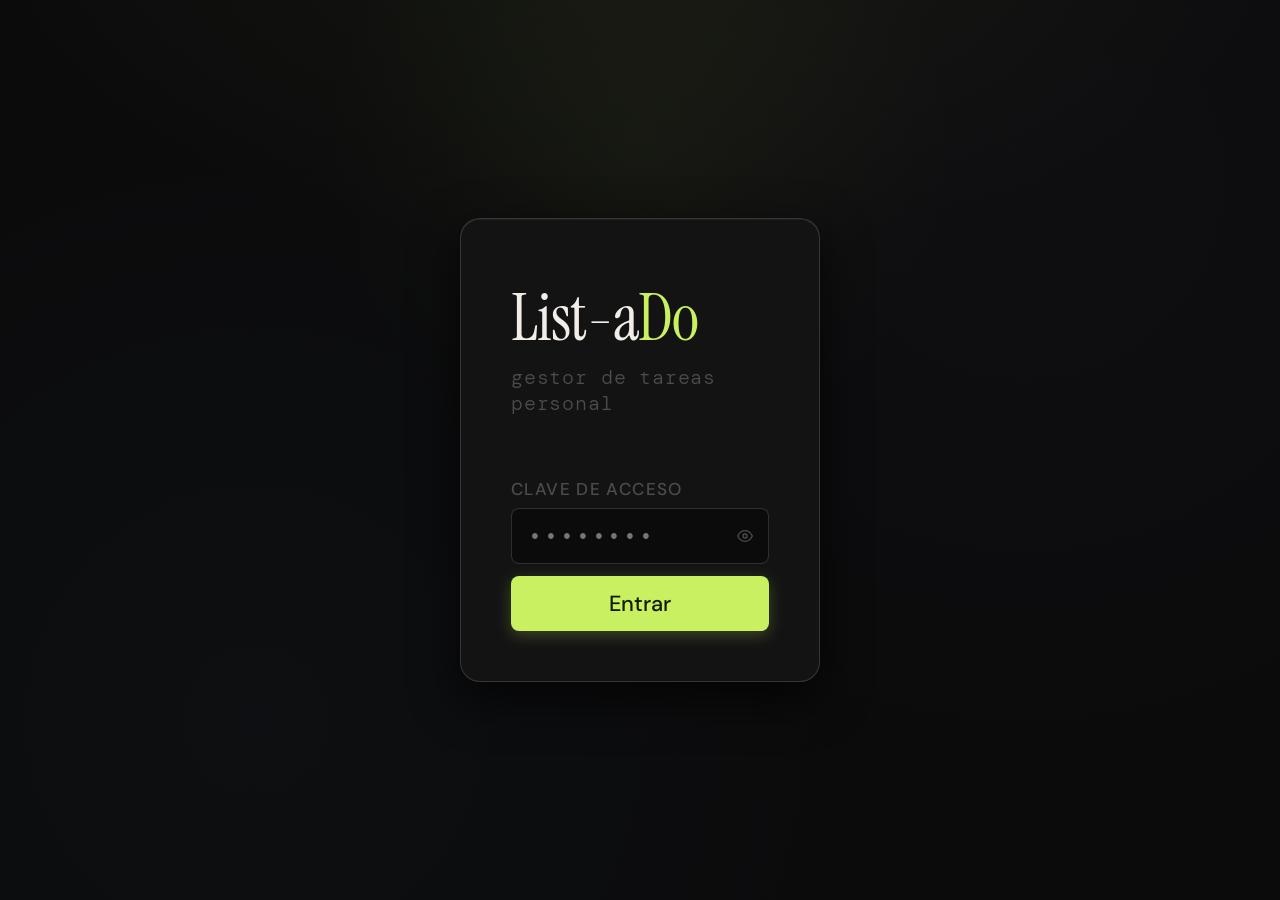
<file: index.html>
<!DOCTYPE html>
<html lang="es">
<head>
  <meta charset="UTF-8" />
  <meta name="viewport" content="width=device-width, initial-scale=1.0" />
  <title>List-aDo</title>
  <link rel="manifest" href="manifest.json" />
  <meta name="theme-color" content="#0b0b0c" />
  <meta name="mobile-web-app-capable" content="yes" />
  <meta name="apple-mobile-web-app-capable" content="yes" />
  <meta name="apple-mobile-web-app-title" content="List-aDo" />
  <meta name="apple-mobile-web-app-status-bar-style" content="black-translucent" />
  <link rel="icon" type="image/svg+xml" href="[data-uri]" />
  <link rel="apple-touch-icon" href="[data-uri]" />

  <!-- GSAP — stagger de cards (carga async, no bloquea boot) -->
  <script src="https://cdnjs.cloudflare.com/ajax/libs/gsap/3.12.5/gsap.min.js" async></script>

  <!-- Fonts -->
  <link rel="preconnect" href="https://fonts.googleapis.com" />
  <link
    href="https://fonts.googleapis.com/css2?family=Instrument+Serif:ital@0;1&family=DM+Mono:wght@400;500&family=DM+Sans:wght@300;400;500&display=swap"
    rel="stylesheet"
  />

  <!-- Estilos -->
  <link rel="stylesheet" href="styles.css" />
</head>
<body>

<!-- ─── LIQUID GLASS — SVG FILTERS ──────────────────────────────────────────── -->
<!--
  lg-refract: simula el efecto de lensing de Apple WWDC25.
  Pipeline:
    1. feTurbulence   → ruido fractal de baja frecuencia (textura orgánica de vidrio)
    2. feGaussianBlur → suaviza el mapa de ruido para distorsión fluida, no granulada
    3. feDisplacementMap → desplaza los píxeles del backdrop según el mapa suavizado

  El scale (6) produce un lensing sutil pero visible en los bordes.
  baseFrequency baja → ondas largas que se parecen a refracción real de vidrio.
  Solo funciona en Chrome/Edge (backdrop-filter: url()). Safari usa fallback blur.
-->
<svg class="lg-filter-host" xmlns="http://www.w3.org/2000/svg">
  <defs>
    <!-- Refracción base: blur + desplazamiento fractal suave para el body del indicador -->
    <filter id="lg-refract" x="-20%" y="-20%" width="140%" height="140%"
            color-interpolation-filters="sRGB">
      <feTurbulence
        type="fractalNoise"
        baseFrequency="0.012 0.016"
        numOctaves="3"
        seed="8"
        result="noise"
      />
      <feGaussianBlur in="noise" stdDeviation="3" result="smoothNoise" />
      <feDisplacementMap
        in="SourceGraphic"
        in2="smoothNoise"
        scale="6"
        xChannelSelector="R"
        yChannelSelector="G"
      />
    </filter>

    <!--
      Lupa de gota de agua — mapa de desplazamiento radial.
      Cómo funciona:
        - feFlood + feComposite generan un disco sólido con forma de la gota.
        - feGaussianBlur suaviza los bordes del disco → mapa de desplazamiento radial.
        - feDisplacementMap usa el canal R (horizontal) y G (vertical) del mapa:
            · En el centro del disco: gris 50% → sin desplazamiento (vidrio plano)
            · En los bordes del disco: gradiente → desplaza los píxeles hacia adentro
          El resultado es que el borde de la gota curva el contenido detrás,
          igual que una lente convexa o una gota de agua real sobre texto.
      scale="18": lensing visible sin ser grotesco.
      Funciona solo en Chrome/Edge (backdrop-filter: url()). Safari ve solo blur.
    -->
    <filter id="lg-water-drop" x="-25%" y="-25%" width="150%" height="150%"
            color-interpolation-filters="sRGB">
      <!-- Paso 1: disco que representa la forma de la gota -->
      <feFlood flood-color="rgb(128,128,0)" result="neutralFlood" />
      <!-- Paso 2: máscara circular suave usando alpha del SourceGraphic -->
      <feComposite in="neutralFlood" in2="SourceGraphic" operator="in" result="disc" />
      <!-- Paso 3: suavizar el borde → crea el gradiente radial de desplazamiento -->
      <feGaussianBlur in="disc" stdDeviation="8" result="softDisc" />
      <!-- Paso 4: aplicar el mapa al backdrop para curvar el contenido detrás -->
      <feDisplacementMap
        in="SourceGraphic"
        in2="softDisc"
        scale="18"
        xChannelSelector="R"
        yChannelSelector="G"
      />
    </filter>
  </defs>
</svg>

<!-- ─── LOGIN SCREEN ────────────────────────────────────────────────────────── -->
<div id="login-screen">
  <div class="login-card">
    <div class="login-logo">List-a<span>Do</span></div>
    <div class="login-sub">gestor de tareas personal</div>
    <div class="login-label">Clave de acceso</div>
    <div class="login-input-wrap">
      <input class="login-input" type="password" id="key-inp" placeholder="••••••••" autocomplete="current-password" />
      <button class="login-eye-btn" id="eye-btn" type="button" title="Mostrar/ocultar clave">
        <svg id="eye-icon" width="16" height="16" viewBox="0 0 24 24" fill="none" stroke="currentColor" stroke-width="2" stroke-linecap="round" stroke-linejoin="round">
          <path d="M1 12s4-8 11-8 11 8 11 8-4 8-11 8-11-8-11-8z"/>
          <circle cx="12" cy="12" r="3"/>
        </svg>
      </button>
    </div>
    <div class="login-error" id="login-error">Clave incorrecta. Intentá de nuevo.</div>
    <button class="login-btn" id="login-btn">Entrar</button>
  </div>
</div>

<!-- ─── APP SCREEN ───────────────────────────────────────────────────────────── -->
<div id="app-screen">
  <div class="topbar">
    <div class="topbar-logo">List-a<span>Do</span><span class="topbar-version" id="topbar-version"></span></div>
    <div class="topbar-right">
      <div class="stats-pill">
        <div class="stat-item"><span class="stat-label">Total</span><span class="stat-val" id="s-total">0</span></div>
        <div class="stat-item"><span class="stat-label">Pendientes</span><span class="stat-val" id="s-pend">0</span></div>
        <div class="stat-item soon"><span class="stat-label">Por vencer</span><span class="stat-val" id="s-soon">0</span></div>
        <div class="stat-item over"><span class="stat-label">Vencidas</span><span class="stat-val" id="s-over">0</span></div>
      </div>
      <button class="logout-btn" id="logout-btn">Salir</button>
    </div>
  </div>
  <div class="main">
    <!-- cat-bar es position:relative — indicator y preview son sus hijos absolutos.
         renderCatBar() los preserva al reescribir innerHTML. -->
    <div class="cat-bar" id="cat-bar">
      <div id="lg-refraction" aria-hidden="true"></div>
      <div id="lg-lens-layer" aria-hidden="true"></div>
      <div id="lg-indicator" aria-hidden="true">
        <div id="lg-specular"></div>
      </div>
      <div id="lg-preview" aria-hidden="true"></div>
    </div>
    <div id="view-container">
      <div class="loading-wrap">
        <div class="dot"></div>
        <div class="dot"></div>
        <div class="dot"></div>
        <span class="loading-label">Cargando tareas…</span>
      </div>
    </div>
  </div>
</div>

<!-- ─── MODAL: TASK ──────────────────────────────────────────────────────────── -->
<div class="modal-bg" id="task-modal-bg">
  <div class="modal">
    <div class="modal-inner">
    <div class="modal-title" id="task-modal-title">Nueva tarea</div>
    <div class="field">
      <label class="field-label">Título</label>
      <input type="text" id="f-title" placeholder="¿Qué tenés que hacer?" />
    </div>
    <div class="field">
      <label class="field-label">Descripción (opcional)</label>
      <textarea id="f-desc" rows="2" placeholder="Detalles..."></textarea>
    </div>
    <div class="field">
      <label class="field-label">Lista</label>
      <select id="f-category"></select>
    </div>
    <div class="field">
      <label class="field-label">Vencimiento (opcional)</label>
      <div class="date-field-row">
        <input type="text" class="date-text-inp" id="f-due" placeholder="ej: 15/06/2026" maxlength="10" autocomplete="off" inputmode="numeric" />
        <button type="button" class="cal-toggle-btn" id="cal-toggle-btn" title="Abrir calendario"><svg width="15" height="15" viewBox="0 0 15 15" fill="none" xmlns="http://www.w3.org/2000/svg" style="display:block"><rect x="1" y="2.5" width="13" height="11" rx="2" stroke="currentColor" stroke-width="1.2" fill="none"/><line x1="1" y1="6" x2="14" y2="6" stroke="currentColor" stroke-width="1.2"/><line x1="4.5" y1="1" x2="4.5" y2="4" stroke="currentColor" stroke-width="1.3" stroke-linecap="round"/><line x1="10.5" y1="1" x2="10.5" y2="4" stroke="currentColor" stroke-width="1.3" stroke-linecap="round"/><circle cx="5" cy="9.5" r="0.9" fill="currentColor"/><circle cx="7.5" cy="9.5" r="0.9" fill="currentColor"/><circle cx="10" cy="9.5" r="0.9" fill="currentColor"/></svg></button>
      </div>
      <div class="date-hint" id="due-hint"></div>
      <div id="cal-popup-wrap"></div>
    </div>
    <div class="field">
      <label class="field-label">Agendar en el calendario (opcional)</label>
      <div class="sched-modal-row">
        <input type="date" id="f-sched-date" class="sched-date-inp" />
        <input type="time" id="f-sched-start" class="sched-time-inp" />
      </div>
      <div class="sched-duration-row">
        <div class="sched-duration-presets" id="sched-duration-presets">
          <button type="button" class="sched-preset-btn" data-sched-preset="30">Corta · 30 min</button>
          <button type="button" class="sched-preset-btn" data-sched-preset="60">Media · 1 h</button>
          <button type="button" class="sched-preset-btn" data-sched-preset="120">Larga · 2 h</button>
        </div>
        <div class="sched-duration-custom">
          <span class="sched-time-sep">hasta</span>
          <input type="time" id="f-sched-end" class="sched-time-inp" title="Para una tarea con duración fuera de lo común, poné la hora de fin a mano" />
        </div>
      </div>
      <div class="date-hint" id="sched-hint"></div>
    </div>
    <div class="modal-actions">
      <button class="btn-cancel" id="task-cancel-btn">Cancelar</button>
      <button class="btn-save" id="task-save-btn">Guardar</button>
    </div>
    </div>
  </div>
</div>

<!-- ─── MODAL: NUEVA LISTA ───────────────────────────────────────────────────── -->
<div class="modal-bg" id="cat-modal-bg">
  <div class="modal" style="max-width:360px">
    <div class="modal-inner">
    <div class="modal-title">Nueva lista</div>
    <div class="field">
      <label class="field-label">Nombre</label>
      <input type="text" id="cat-name-inp" placeholder="Ej: Proyectos, Compras..." />
    </div>
    <div class="modal-actions">
      <button class="btn-cancel" id="cat-cancel-btn">Cancelar</button>
      <button class="btn-save" id="cat-save-btn">Crear lista</button>
    </div>
    </div>
  </div>
</div>

<!-- ─── MODAL: RENOMBRAR LISTA ───────────────────────────────────────────────── -->
<div class="modal-bg" id="rename-cat-modal-bg">
  <div class="modal" style="max-width:360px">
    <div class="modal-inner">
    <div class="modal-title">Renombrar lista</div>
    <div class="field">
      <label class="field-label">Nuevo nombre</label>
      <input type="text" id="rename-cat-inp" placeholder="Nombre de la lista..." />
    </div>
    <div class="modal-actions">
      <button class="btn-cancel" id="rename-cat-cancel-btn">Cancelar</button>
      <button class="btn-save" id="rename-cat-save-btn">Guardar</button>
    </div>
    </div>
  </div>
</div>

<!-- ─── TOAST ────────────────────────────────────────────────────────────────── -->
<div class="toast" id="toast"></div>

<!-- ─── APP ENTRY POINT ──────────────────────────────────────────────────────── -->
<script type="module" src="app.js"></script>

</body>
</html>
</file>
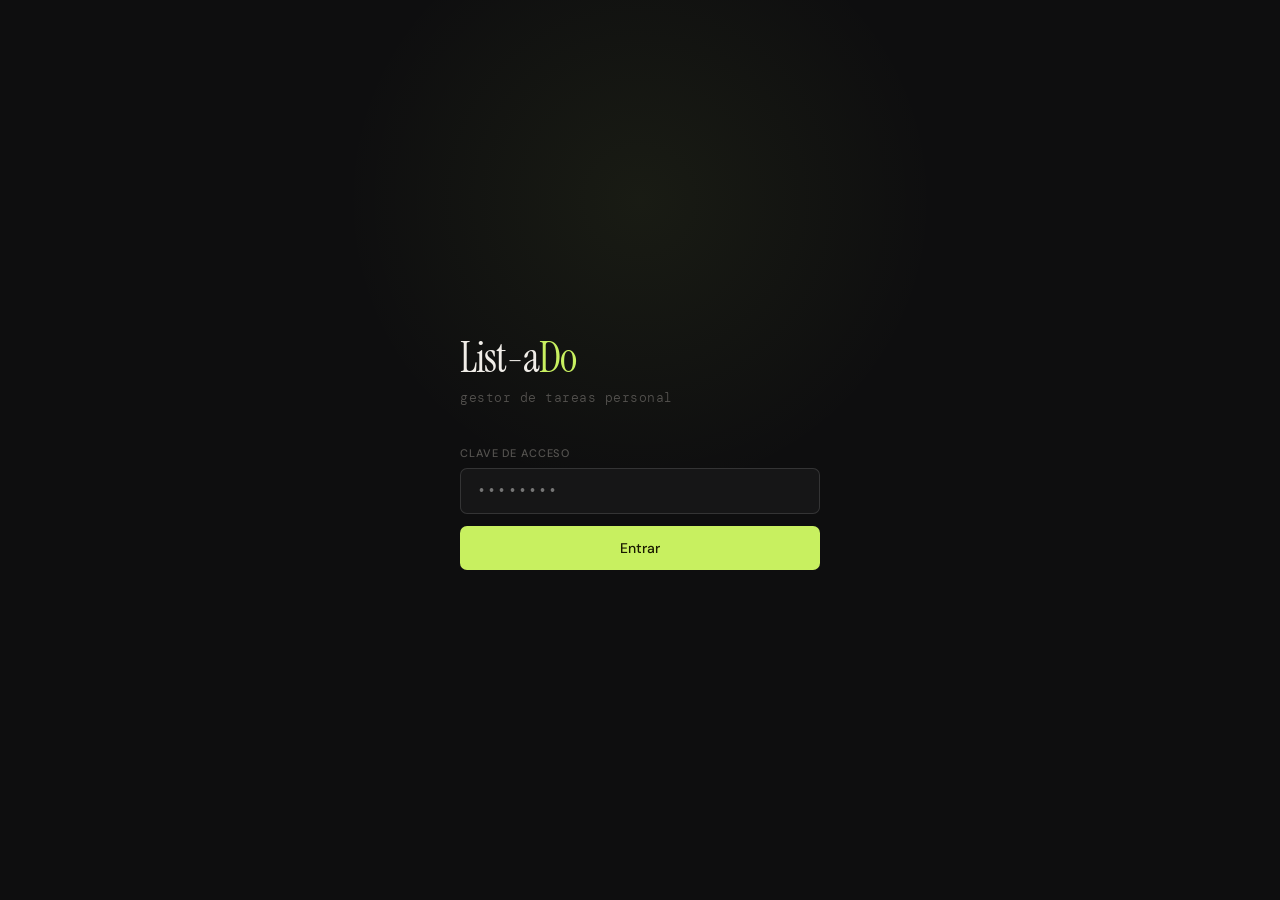
<file: 1-List-aDo.html>
<!DOCTYPE html>
<html lang="es">
<head>
<meta charset="UTF-8" />
<meta name="viewport" content="width=device-width, initial-scale=1.0" />
<title>List-aDo</title>
<link rel="preconnect" href="https://fonts.googleapis.com" />
<link href="https://fonts.googleapis.com/css2?family=Instrument+Serif:ital@0;1&family=DM+Mono:wght@400;500&family=DM+Sans:wght@300;400;500&display=swap" rel="stylesheet" />
<style>
:root {
  --bg: #0e0e0f;
  --surface: #161617;
  --surface2: #1e1e20;
  --border: rgba(255,255,255,0.07);
  --border2: rgba(255,255,255,0.13);
  --text: #f0ede8;
  --text2: #8a8784;
  --text3: #555350;
  --accent: #c8f060;
  --accent-dim: rgba(200,240,96,0.12);
  --accent-text: #1a1a00;
  --red: #ff5f5f;
  --red-dim: rgba(255,95,95,0.1);
  --radius: 12px;
  --radius-sm: 7px;
}
*,*::before,*::after{box-sizing:border-box;margin:0;padding:0}
html{font-size:16px;-webkit-font-smoothing:antialiased}
body{background:var(--bg);color:var(--text);font-family:'DM Sans',sans-serif;font-weight:300;min-height:100vh}

#login-screen{min-height:100vh;display:flex;align-items:center;justify-content:center;padding:2rem;position:relative;overflow:hidden}
#login-screen::before{content:'';position:absolute;width:600px;height:600px;background:radial-gradient(circle,rgba(200,240,96,0.06) 0%,transparent 70%);top:-100px;left:50%;transform:translateX(-50%);pointer-events:none}
.login-card{width:100%;max-width:360px;animation:fadeUp .5s ease both}
.login-logo{font-family:'Instrument Serif',serif;font-size:42px;color:var(--text);margin-bottom:4px;letter-spacing:-1px}
.login-logo span{color:var(--accent)}
.login-sub{font-size:13px;color:var(--text3);margin-bottom:2.5rem;font-family:'DM Mono',monospace;letter-spacing:.04em}
.login-label{font-size:11px;color:var(--text3);text-transform:uppercase;letter-spacing:.08em;margin-bottom:8px;font-weight:500}
.login-input{width:100%;background:var(--surface);border:1px solid var(--border2);border-radius:var(--radius-sm);padding:12px 16px;font-size:15px;color:var(--text);font-family:'DM Mono',monospace;letter-spacing:.08em;outline:none;transition:border-color .15s;margin-bottom:12px}
.login-input:focus{border-color:var(--accent)}
.login-btn{width:100%;background:var(--accent);color:var(--accent-text);border:none;border-radius:var(--radius-sm);padding:13px;font-size:14px;font-weight:500;font-family:'DM Sans',sans-serif;cursor:pointer;transition:opacity .15s,transform .1s}
.login-btn:hover{opacity:.88}
.login-btn:active{transform:scale(.98)}
.login-error{font-size:12px;color:var(--red);margin-top:8px;font-family:'DM Mono',monospace;display:none}
.login-error.show{display:block}

#app-screen{display:none;min-height:100vh}
#app-screen.visible{display:block;animation:fadeUp .4s ease both}

.topbar{display:flex;align-items:center;justify-content:space-between;padding:1.25rem 1.5rem;border-bottom:1px solid var(--border);position:sticky;top:0;background:rgba(14,14,15,.93);backdrop-filter:blur(12px);z-index:10}
.topbar-logo{font-family:'Instrument Serif',serif;font-size:22px;letter-spacing:-.5px;color:var(--text)}
.topbar-logo span{color:var(--accent)}
.topbar-right{display:flex;align-items:center;gap:10px}
.stats-pill{display:flex;gap:1px;background:var(--border);border-radius:20px;overflow:hidden;font-family:'DM Mono',monospace;font-size:11px}
.stat-item{padding:5px 11px;background:var(--surface);color:var(--text2);white-space:nowrap}
.stat-item span{color:var(--text);font-weight:500}
.stat-item.over span{color:var(--red)}
.logout-btn{background:transparent;border:1px solid var(--border2);border-radius:var(--radius-sm);padding:5px 12px;color:var(--text3);font-size:12px;cursor:pointer;font-family:'DM Sans',sans-serif;transition:all .12s}
.logout-btn:hover{color:var(--text2)}

.main{padding:1.5rem;max-width:760px;margin:0 auto}

.cat-bar{display:flex;gap:6px;margin-bottom:1.5rem;flex-wrap:wrap;align-items:center}
.cat-btn{background:transparent;border:1px solid var(--border);border-radius:20px;padding:6px 14px;font-size:12px;color:var(--text3);cursor:pointer;font-family:'DM Sans',sans-serif;transition:all .12s;white-space:nowrap;display:flex;align-items:center;gap:5px}
.cat-btn:hover{border-color:var(--border2);color:var(--text2)}
.cat-btn.active{background:var(--accent);color:var(--accent-text);border-color:var(--accent);font-weight:500}
.cat-count{font-size:10px;opacity:.7}
.new-cat-btn{background:transparent;border:1px dashed var(--border2);border-radius:20px;padding:6px 14px;font-size:12px;color:var(--text3);cursor:pointer;font-family:'DM Sans',sans-serif;transition:all .12s}
.new-cat-btn:hover{border-color:var(--border2);color:var(--text2)}

.view-header{display:flex;align-items:center;justify-content:space-between;margin-bottom:1rem;gap:12px;flex-wrap:wrap}
.view-title{font-family:'Instrument Serif',serif;font-size:26px;letter-spacing:-.3px;color:var(--text)}
.view-title.today-title{color:var(--accent)}
.view-actions{display:flex;gap:8px;align-items:center}
.search-wrap{position:relative}
.search-inp{background:var(--surface);border:1px solid var(--border);border-radius:20px;padding:6px 14px 6px 32px;font-size:12px;color:var(--text);font-family:'DM Sans',sans-serif;outline:none;transition:border-color .12s;width:180px}
.search-inp:focus{border-color:var(--border2)}
.search-icon{position:absolute;left:11px;top:50%;transform:translateY(-50%);color:var(--text3);font-size:13px;pointer-events:none}
.new-task-btn{background:var(--accent);color:var(--accent-text);border:none;border-radius:var(--radius-sm);padding:8px 16px;font-size:13px;font-weight:500;font-family:'DM Sans',sans-serif;cursor:pointer;transition:opacity .15s,transform .1s;white-space:nowrap}
.new-task-btn:hover{opacity:.85}
.new-task-btn:active{transform:scale(.97)}

.tasks-list{display:flex;flex-direction:column;gap:6px;min-height:60px}

.task-card{background:var(--surface);border:1px solid var(--border);border-radius:var(--radius);padding:14px 16px;display:flex;gap:12px;align-items:flex-start;position:relative;user-select:none;transition:border-color .15s,opacity .25s}
.task-card:hover{border-color:var(--border2)}
.task-card.done-card{opacity:.42}
.task-card.done-card .task-title{text-decoration:line-through;color:var(--text3)}
.task-card.dragging{opacity:.35;border-color:var(--accent)}
.task-card.drag-over{border-top:2px solid var(--accent)}
.task-card[data-overdue="true"]{border-left:2px solid var(--red)}

.task-card.anim-in{animation:taskIn .28s cubic-bezier(.25,.8,.25,1) both}
.task-card.anim-out{animation:taskOut .22s ease both;pointer-events:none;overflow:hidden}
.task-card.anim-complete{animation:taskComplete .4s cubic-bezier(.25,.8,.25,1) both}
.task-card.anim-uncomplete{animation:taskUncomplete .3s cubic-bezier(.25,.8,.25,1) both}

.drag-handle{cursor:grab;color:var(--text3);font-size:15px;flex-shrink:0;margin-top:1px;line-height:1;transition:color .1s;padding:1px 2px}
.drag-handle:hover{color:var(--text2)}
.drag-handle:active{cursor:grabbing}

.check-wrap{flex-shrink:0;margin-top:1px}
.check-btn{width:18px;height:18px;border-radius:50%;border:1.5px solid var(--border2);background:transparent;cursor:pointer;display:flex;align-items:center;justify-content:center;transition:all .15s;padding:0}
.check-btn:hover{border-color:var(--accent)}
.check-btn.checked{background:var(--accent);border-color:var(--accent)}
.check-btn.checked svg{opacity:1}
.check-btn svg{width:9px;height:9px;opacity:0;transition:opacity .12s}
.check-btn svg path{stroke:var(--accent-text)}

.task-body{flex:1;min-width:0}
.task-title{font-size:14px;font-weight:400;color:var(--text);margin-bottom:3px;word-break:break-word;line-height:1.4}
.task-desc{font-size:12px;color:var(--text2);margin-bottom:6px;line-height:1.5}
.task-meta{display:flex;flex-wrap:wrap;gap:5px;align-items:center}
.task-cat-badge{border-radius:20px;padding:2px 9px;font-size:11px;font-family:'DM Mono',monospace;background:var(--surface2);color:var(--text3);border:1px solid var(--border)}
.date-chip{font-size:11px;font-family:'DM Mono',monospace;color:var(--text3)}
.date-chip.overdue{color:var(--red)}

.task-actions{display:flex;gap:4px;opacity:0;transition:opacity .12s;flex-shrink:0}
.task-card:hover .task-actions{opacity:1}
.icon-btn{background:transparent;border:none;border-radius:var(--radius-sm);padding:5px 7px;color:var(--text3);cursor:pointer;font-size:13px;transition:background .1s,color .1s;line-height:1}
.icon-btn:hover{background:var(--surface2);color:var(--text2)}
.icon-btn.del:hover{color:var(--red)}
.icon-btn.add-today:hover{color:var(--accent)}
.icon-btn.rm-today:hover{color:var(--red)}
.overdue-lock{padding:5px 7px;font-size:10px;color:var(--red);font-family:'DM Mono',monospace;opacity:.7}

.del-confirm{background:var(--red-dim);border:1px solid rgba(255,95,95,.2);border-radius:var(--radius-sm);padding:10px 14px;font-size:12px;color:var(--red);display:flex;justify-content:space-between;align-items:center;width:100%;gap:12px}
.del-confirm span{flex:1;line-height:1.4}
.del-actions-row{display:flex;gap:6px;flex-shrink:0}
.del-yes{background:var(--red);color:#fff;border:none;border-radius:var(--radius-sm);padding:5px 12px;font-size:12px;cursor:pointer;font-family:'DM Sans',sans-serif;font-weight:500}
.del-no{background:transparent;border:1px solid rgba(255,95,95,.3);border-radius:var(--radius-sm);padding:5px 10px;font-size:12px;cursor:pointer;color:var(--red);font-family:'DM Sans',sans-serif}

.del-cat-zone{margin-top:2.5rem;padding-top:1.25rem;border-top:1px solid var(--border)}
.del-cat-btn{background:transparent;border:1px solid rgba(255,95,95,.2);border-radius:var(--radius-sm);padding:7px 14px;font-size:12px;color:var(--red);cursor:pointer;font-family:'DM Sans',sans-serif;transition:all .12s}
.del-cat-btn:hover:not(:disabled){background:var(--red-dim)}
.del-cat-btn:disabled{opacity:.3;cursor:not-allowed}
.del-cat-note{font-size:11px;color:var(--text3);margin-top:6px;font-family:'DM Mono',monospace}

.empty{text-align:center;padding:3.5rem 1rem;color:var(--text3)}
.empty-icon{font-family:'Instrument Serif',serif;font-size:40px;color:var(--border2);margin-bottom:10px;font-style:italic}
.empty p{font-size:13px;line-height:1.7}

.modal-bg{position:fixed;inset:0;background:rgba(0,0,0,.6);backdrop-filter:blur(4px);display:flex;align-items:center;justify-content:center;z-index:100;opacity:0;pointer-events:none;transition:opacity .2s;padding:1rem}
.modal-bg.open{opacity:1;pointer-events:all}
.modal{background:var(--surface);border:1px solid var(--border2);border-radius:var(--radius);padding:1.75rem;width:100%;max-width:460px;max-height:90vh;overflow-y:auto;transform:translateY(16px) scale(.97);transition:transform .22s cubic-bezier(.25,.8,.25,1)}
.modal-bg.open .modal{transform:translateY(0) scale(1)}
.modal-title{font-family:'Instrument Serif',serif;font-size:22px;margin-bottom:1.5rem;color:var(--text);letter-spacing:-.3px}
.field{margin-bottom:1.1rem}
.field-label{display:block;font-size:10px;color:var(--text3);text-transform:uppercase;letter-spacing:.1em;font-weight:500;margin-bottom:6px}
.field input,.field textarea,.field select{width:100%;background:var(--bg);border:1px solid var(--border2);border-radius:var(--radius-sm);padding:10px 12px;font-size:14px;color:var(--text);font-family:'DM Sans',sans-serif;font-weight:300;outline:none;transition:border-color .12s;resize:vertical}
.field input:focus,.field textarea:focus,.field select:focus{border-color:rgba(200,240,96,.5)}
.field input[type="date"]{color-scheme:dark}
.field select option{background:var(--surface)}
.modal-actions{display:flex;gap:8px;justify-content:flex-end;margin-top:1.5rem}
.btn-cancel{background:transparent;border:1px solid var(--border2);border-radius:var(--radius-sm);padding:9px 18px;font-size:13px;color:var(--text3);cursor:pointer;font-family:'DM Sans',sans-serif;transition:all .12s}
.btn-cancel:hover{color:var(--text2)}
.btn-save{background:var(--accent);color:var(--accent-text);border:none;border-radius:var(--radius-sm);padding:9px 22px;font-size:13px;font-weight:500;font-family:'DM Sans',sans-serif;cursor:pointer;transition:opacity .15s}
.btn-save:hover{opacity:.85}

.loading-wrap{display:flex;align-items:center;justify-content:center;padding:3rem;gap:8px;color:var(--text3);font-size:13px;font-family:'DM Mono',monospace}
.dot{width:5px;height:5px;border-radius:50%;background:var(--accent);animation:pulse 1.2s ease-in-out infinite}
.dot:nth-child(2){animation-delay:.2s}
.dot:nth-child(3){animation-delay:.4s}

.toast{position:fixed;bottom:1.5rem;left:50%;transform:translateX(-50%) translateY(16px);background:var(--surface2);border:1px solid var(--border2);color:var(--text);padding:10px 20px;border-radius:20px;font-size:13px;font-family:'DM Mono',monospace;opacity:0;transition:all .25s;z-index:200;pointer-events:none;white-space:nowrap}
.toast.show{opacity:1;transform:translateX(-50%) translateY(0)}

@keyframes fadeUp{from{opacity:0;transform:translateY(14px)}to{opacity:1;transform:translateY(0)}}
@keyframes pulse{0%,100%{opacity:.2;transform:scale(.8)}50%{opacity:1;transform:scale(1.2)}}
@keyframes taskIn{from{opacity:0;transform:translateY(8px) scale(.98)}to{opacity:1;transform:translateY(0) scale(1)}}
@keyframes taskOut{0%{opacity:1;max-height:120px;padding-top:14px;padding-bottom:14px;margin-bottom:6px}100%{opacity:0;max-height:0;padding-top:0;padding-bottom:0;margin-bottom:0;transform:translateX(8px)}}
@keyframes taskComplete{0%{transform:scale(1)}25%{transform:scale(1.025)}65%{transform:scale(.99)}100%{transform:scale(1)}}
@keyframes taskUncomplete{0%{transform:scale(.98);opacity:.42}50%{transform:scale(1.015)}100%{transform:scale(1);opacity:1}}
@keyframes confettiPop{0%{transform:translate(0,0) rotate(0deg);opacity:1}100%{transform:translate(var(--tx),var(--ty)) rotate(var(--r));opacity:0}}

@media(max-width:520px){
  .stats-pill{display:none}
  .topbar,.main{padding:1rem}
  .modal{padding:1.25rem}
  .search-inp{width:130px}
}
</style>
</head>
<body>

<div id="login-screen">
  <div class="login-card">
    <div class="login-logo">List-a<span>Do</span></div>
    <div class="login-sub">gestor de tareas personal</div>
    <div class="login-label">Clave de acceso</div>
    <input class="login-input" type="password" id="key-inp" placeholder="••••••••" autocomplete="current-password" />
    <div class="login-error" id="login-error">Clave incorrecta. Intentá de nuevo.</div>
    <button class="login-btn" onclick="doLogin()">Entrar</button>
  </div>
</div>

<div id="app-screen">
  <div class="topbar">
    <div class="topbar-logo">List-a<span>Do</span></div>
    <div class="topbar-right">
      <div class="stats-pill">
        <div class="stat-item">Total <span id="s-total">0</span></div>
        <div class="stat-item">Pendientes <span id="s-pend">0</span></div>
        <div class="stat-item over">Vencidas <span id="s-over">0</span></div>
      </div>
      <button class="logout-btn" onclick="doLogout()">Salir</button>
    </div>
  </div>
  <div class="main">
    <div class="cat-bar" id="cat-bar"></div>
    <div id="view-container">
      <div class="loading-wrap"><div class="dot"></div><div class="dot"></div><div class="dot"></div></div>
    </div>
  </div>
</div>

<!-- Task modal -->
<div class="modal-bg" id="task-modal-bg" onclick="if(event.target.id==='task-modal-bg')closeTaskModal()">
  <div class="modal">
    <div class="modal-title" id="task-modal-title">Nueva tarea</div>
    <div class="field"><label class="field-label">Título</label><input type="text" id="f-title" placeholder="¿Qué tenés que hacer?" /></div>
    <div class="field"><label class="field-label">Descripción (opcional)</label><textarea id="f-desc" rows="2" placeholder="Detalles..."></textarea></div>
    <div class="field"><label class="field-label">Lista</label><select id="f-category"></select></div>
    <div class="field"><label class="field-label">Vencimiento (opcional)</label><input type="date" id="f-due" /></div>
    <div class="modal-actions">
      <button class="btn-cancel" onclick="closeTaskModal()">Cancelar</button>
      <button class="btn-save" onclick="saveTask()">Guardar</button>
    </div>
  </div>
</div>

<!-- New category modal -->
<div class="modal-bg" id="cat-modal-bg" onclick="if(event.target.id==='cat-modal-bg')closeCatModal()">
  <div class="modal" style="max-width:360px">
    <div class="modal-title">Nueva lista</div>
    <div class="field">
      <label class="field-label">Nombre</label>
      <input type="text" id="cat-name-inp" placeholder="Ej: Proyectos, Compras..." onkeydown="if(event.key==='Enter'){saveCategory();event.preventDefault()}" />
    </div>
    <div class="modal-actions">
      <button class="btn-cancel" onclick="closeCatModal()">Cancelar</button>
      <button class="btn-save" onclick="saveCategory()">Crear lista</button>
    </div>
  </div>
</div>

<div class="toast" id="toast"></div>

<script>
const API = 'https://script.google.com/macros/s/AKfycbzpJgvkbJ2JQkKUwOHL1XPRMM5_eOh9SjfLEBxlKesIswJ3DXVj63q_LsmdMRXkWLBy/exec';
const SECRET = '20002600!?';
const LKEY = 'listado_key';
const TKEY = 'listado_today';

let tasks = [], categories = [], currentCat = 'today', editingId = null;
let todayIds = new Set();
let dragSrcId = null;

// AUTH
function doLogin() {
  const v = document.getElementById('key-inp').value;
  if (v === SECRET) {
    localStorage.setItem(LKEY, v);
    document.getElementById('login-screen').style.display = 'none';
    document.getElementById('app-screen').classList.add('visible');
    init();
  } else {
    const err = document.getElementById('login-error');
    const inp = document.getElementById('key-inp');
    err.classList.add('show');
    inp.style.borderColor = 'var(--red)';
    setTimeout(() => { err.classList.remove('show'); inp.style.borderColor = ''; }, 2500);
  }
}
function doLogout() { localStorage.removeItem(LKEY); location.reload(); }

// API
async function api(params) {
  const url = new URL(API);
  params.key = SECRET;
  Object.entries(params).forEach(([k,v]) => url.searchParams.set(k, String(v)));
  try { return await (await fetch(url.toString())).json(); }
  catch(e) { return { error: e.message }; }
}

// INIT
async function init() {
  const st = localStorage.getItem(TKEY);
  if (st) todayIds = new Set(JSON.parse(st));
  renderCatBar();
  document.getElementById('view-container').innerHTML = '<div class="loading-wrap"><div class="dot"></div><div class="dot"></div><div class="dot"></div></div>';
  const [cats, tks] = await Promise.all([api({action:'getCategories'}), api({action:'getTasks'})]);
  if (Array.isArray(cats)) categories = cats;
  if (Array.isArray(tks)) { tasks = tks; checkOverdue(); }
  updateStats(); renderCatBar(); renderView();
}

function checkOverdue() {
  const now = new Date();
  tasks.forEach(t => {
    if (t.due && !t.done && new Date(t.due+'T23:59:59') < now) todayIds.add(t.id);
  });
  saveToday();
}
function saveToday() { localStorage.setItem(TKEY, JSON.stringify([...todayIds])); }
function isOverdue(t) { return !!(t.due && !t.done && new Date(t.due+'T23:59:59') < new Date()); }
function fmtDate(d) { if (!d) return ''; const [y,m,day]=d.split('-'); return `${day}/${m}/${y}`; }
function esc(s) { return String(s||'').replace(/&/g,'&amp;').replace(/</g,'&lt;').replace(/>/g,'&gt;').replace(/"/g,'&quot;'); }
function sleep(ms) { return new Promise(r=>setTimeout(r,ms)); }

// STATS
function updateStats() {
  document.getElementById('s-total').textContent = tasks.length;
  document.getElementById('s-pend').textContent = tasks.filter(t=>!t.done).length;
  document.getElementById('s-over').textContent = tasks.filter(t=>isOverdue(t)).length;
}

// CAT BAR
function renderCatBar() {
  const todayCount = tasks.filter(t=>todayIds.has(t.id)&&!t.done).length;
  let h = `<button class="cat-btn ${currentCat==='today'?'active':''}" onclick="switchCat('today')">Tareas de hoy <span class="cat-count">${todayCount}</span></button>`;
  categories.forEach(c => {
    const n = tasks.filter(t=>t.category===c&&!t.done&&!todayIds.has(t.id)).length;
    h += `<button class="cat-btn ${currentCat===c?'active':''}" onclick="switchCat('${esc(c)}')">${esc(c)} <span class="cat-count">${n}</span></button>`;
  });
  h += `<button class="new-cat-btn" onclick="openCatModal()">+ Lista</button>`;
  document.getElementById('cat-bar').innerHTML = h;
}

function switchCat(c) { currentCat = c; renderCatBar(); renderView(); }

// VIEW
function renderView() {
  const vc = document.getElementById('view-container');
  if (currentCat === 'today') {
    const list = tasks.filter(t=>todayIds.has(t.id)).sort((a,b)=>{ if(a.done!==b.done)return a.done?1:-1; return (a.order||0)-(b.order||0); });
    vc.innerHTML = `
      <div class="view-header">
        <div class="view-title today-title">Tareas de hoy</div>
        <div class="view-actions">
          <div class="search-wrap"><span class="search-icon">⌕</span><input class="search-inp" type="text" id="search-inp" placeholder="Buscar..." oninput="renderView()" /></div>
        </div>
      </div>
      <div class="tasks-list" id="tasks-list"></div>`;
    const q = (document.getElementById('search-inp')?.value||'').toLowerCase();
    const filtered = q ? list.filter(t=>t.title.toLowerCase().includes(q)||(t.desc||'').toLowerCase().includes(q)) : list;
    populateList(filtered, 'today');
  } else {
    const list = tasks.filter(t=>t.category===currentCat&&!todayIds.has(t.id)).sort((a,b)=>{ if(a.done!==b.done)return a.done?1:-1; return (a.order||0)-(b.order||0); });
    const hasAny = tasks.some(t=>t.category===currentCat);
    vc.innerHTML = `
      <div class="view-header">
        <div class="view-title">${esc(currentCat)}</div>
        <div class="view-actions">
          <div class="search-wrap"><span class="search-icon">⌕</span><input class="search-inp" type="text" id="search-inp" placeholder="Buscar..." oninput="renderView()" /></div>
          <button class="new-task-btn" onclick="openTaskModal()">+ Nueva</button>
        </div>
      </div>
      <div class="tasks-list" id="tasks-list"></div>
      <div class="del-cat-zone">
        <button class="del-cat-btn" onclick="confirmDelCat('${esc(currentCat)}')" ${hasAny?'disabled':''}>Eliminar lista "${esc(currentCat)}"</button>
        ${hasAny?'<p class="del-cat-note">Eliminá todas las tareas para poder borrar esta lista.</p>':''}
      </div>`;
    const q = (document.getElementById('search-inp')?.value||'').toLowerCase();
    const filtered = q ? list.filter(t=>t.title.toLowerCase().includes(q)||(t.desc||'').toLowerCase().includes(q)) : list;
    populateList(filtered, currentCat);
  }
}

function populateList(list, viewCat) {
  const el = document.getElementById('tasks-list');
  if (!el) return;
  if (!list.length) {
    el.innerHTML = `<div class="empty"><div class="empty-icon">✓</div><p>${viewCat==='today'?'No hay tareas para hoy.<br>Agregá desde cada lista con el ícono ☀':'Sin tareas en esta lista todavía.'}</p></div>`;
    return;
  }
  el.innerHTML = list.map(t=>taskHTML(t,viewCat)).join('');
  requestAnimationFrame(()=>{
    el.querySelectorAll('.task-card').forEach((c,i)=>{
      c.classList.add('anim-in');
      c.style.animationDelay=(i*38)+'ms';
    });
    setupDrag(el, viewCat);
  });
}

function taskHTML(t, viewCat) {
  const over = isOverdue(t);
  const locked = over && todayIds.has(t.id);
  let meta = '';
  if (viewCat==='today') meta += `<span class="task-cat-badge">${esc(t.category||'')}</span>`;
  if (t.due) meta += `<span class="date-chip ${over?'overdue':''}">${over?'⚠ ':''}${fmtDate(t.due)}</span>`;
  let actions = '';
  if (viewCat==='today') {
    actions += locked
      ? `<span class="overdue-lock" title="Tarea vencida">vencida</span>`
      : `<button class="icon-btn rm-today" onclick="removeToday('${t.id}')" title="Quitar de hoy">↩</button>`;
  } else {
    if (!todayIds.has(t.id)) actions += `<button class="icon-btn add-today" onclick="addToday('${t.id}')" title="Agregar a Tareas de hoy">☀</button>`;
  }
  actions += `<button class="icon-btn" onclick="editTask('${t.id}')" title="Editar">✎</button>`;
  actions += `<button class="icon-btn del" onclick="confirmDel('${t.id}')" title="Eliminar">✕</button>`;
  return `<div class="task-card ${t.done?'done-card':''}" id="tc-${t.id}" data-id="${t.id}" data-overdue="${over}" draggable="true">
    <div class="drag-handle">⠿</div>
    <div class="check-wrap">
      <button class="check-btn ${t.done?'checked':''}" onclick="toggleDone('${t.id}','${viewCat}')">
        <svg viewBox="0 0 9 9" fill="none"><path d="M1.5 4.5L3.5 6.5L7.5 2.5" stroke-width="1.5" stroke-linecap="round" stroke-linejoin="round"/></svg>
      </button>
    </div>
    <div class="task-body">
      <div class="task-title">${esc(t.title)}</div>
      ${t.desc?`<div class="task-desc">${esc(t.desc)}</div>`:''}
      <div class="task-meta">${meta}</div>
    </div>
    <div class="task-actions">${actions}</div>
  </div>`;
}

// TODAY
function addToday(id) { todayIds.add(id); saveToday(); renderCatBar(); renderView(); showToast('Agregada a Tareas de hoy'); }
function removeToday(id) {
  const t = tasks.find(x=>x.id===id);
  if (t && isOverdue(t)) { showToast('Las tareas vencidas no se pueden quitar'); return; }
  todayIds.delete(id); saveToday(); renderCatBar(); renderView(); showToast('Quitada de Tareas de hoy');
}

// TOGGLE DONE
async function toggleDone(id, viewCat) {
  const t = tasks.find(x=>x.id===id);
  if (!t) return;
  const card = document.getElementById('tc-'+id);
  if (!t.done) {
    t.done = true;
    if (card) { card.classList.add('anim-complete'); spawnConfetti(card); await sleep(400); }
    if (viewCat==='today') { todayIds.delete(id); saveToday(); }
  } else {
    t.done = false;
    if (card) { card.classList.add('anim-uncomplete'); await sleep(300); }
  }
  updateStats(); renderCatBar(); renderView();
  api({action:'updateTask', task:JSON.stringify(t)});
}

function spawnConfetti(card) {
  const r = card.getBoundingClientRect();
  const cx = r.left + 24, cy = r.top + r.height/2;
  const colors = ['#c8f060','#40d0a0','#f0a030','#ff8080'];
  for (let i=0;i<8;i++) {
    const d = document.createElement('div');
    const tx = (Math.random()-0.5)*60, ty = -(20+Math.random()*40), rot = (Math.random()-0.5)*360;
    d.style.cssText = `position:fixed;width:7px;height:7px;border-radius:${Math.random()>0.5?'50%':'2px'};background:${colors[i%colors.length]};left:${cx+Math.random()*20-10}px;top:${cy}px;pointer-events:none;z-index:999;--tx:${tx}px;--ty:${ty}px;--r:${rot}deg;animation:confettiPop .7s ease both;animation-delay:${i*30}ms`;
    document.body.appendChild(d);
    setTimeout(()=>d.remove(), 900);
  }
}

// DRAG & DROP
function setupDrag(listEl, cat) {
  listEl.querySelectorAll('.task-card').forEach(card=>{
    card.addEventListener('dragstart', e=>{ dragSrcId=card.dataset.id; setTimeout(()=>card.classList.add('dragging'),0); e.dataTransfer.effectAllowed='move'; });
    card.addEventListener('dragend', ()=>{ card.classList.remove('dragging'); listEl.querySelectorAll('.task-card').forEach(c=>c.classList.remove('drag-over')); });
    card.addEventListener('dragover', e=>{ e.preventDefault(); if(card.dataset.id===dragSrcId)return; listEl.querySelectorAll('.task-card').forEach(c=>c.classList.remove('drag-over')); card.classList.add('drag-over'); });
    card.addEventListener('drop', e=>{ e.preventDefault(); card.classList.remove('drag-over'); if(dragSrcId&&card.dataset.id!==dragSrcId) reorder(dragSrcId,card.dataset.id,cat); });
  });
}

function reorder(srcId, tgtId, cat) {
  let list = cat==='today'
    ? tasks.filter(t=>todayIds.has(t.id)).sort((a,b)=>(a.order||0)-(b.order||0))
    : tasks.filter(t=>t.category===cat&&!todayIds.has(t.id)).sort((a,b)=>(a.order||0)-(b.order||0));
  const si=list.findIndex(t=>t.id===srcId), ti=list.findIndex(t=>t.id===tgtId);
  if(si===-1||ti===-1) return;
  const [moved]=list.splice(si,1); list.splice(ti,0,moved);
  list.forEach((t,i)=>{ t.order=i; });
  renderCatBar(); renderView();
  list.forEach(t=>api({action:'updateTask',task:JSON.stringify(t)}));
}

// CRUD
function openTaskModal(task) {
  editingId = task?task.id:null;
  document.getElementById('task-modal-title').textContent = task?'Editar tarea':'Nueva tarea';
  document.getElementById('f-title').value = task?task.title:'';
  document.getElementById('f-desc').value = task?(task.desc||''):'';
  document.getElementById('f-due').value = task?(task.due||''):'';
  const sel = document.getElementById('f-category');
  sel.innerHTML = categories.map(c=>`<option value="${esc(c)}" ${task&&task.category===c?'selected':''}>${esc(c)}</option>`).join('');
  if (!task && currentCat!=='today') sel.value = currentCat;
  document.getElementById('task-modal-bg').classList.add('open');
  setTimeout(()=>document.getElementById('f-title').focus(),220);
}
function closeTaskModal() { document.getElementById('task-modal-bg').classList.remove('open'); editingId=null; }

async function saveTask() {
  const title = document.getElementById('f-title').value.trim();
  if (!title) { showToast('El título es obligatorio'); return; }
  const category = document.getElementById('f-category').value;
  if (!category) { showToast('Seleccioná una lista'); return; }
  const existing = editingId ? tasks.find(t=>t.id===editingId) : null;
  const maxOrder = tasks.filter(t=>t.category===category).reduce((m,t)=>Math.max(m,t.order||0),-1);
  const task = {
    id: editingId||(Date.now().toString(36)+Math.random().toString(36).slice(2,5)),
    title,
    desc: document.getElementById('f-desc').value.trim(),
    due: document.getElementById('f-due').value||'',
    category,
    done: existing?existing.done:false,
    createdAt: existing?existing.createdAt:Date.now(),
    order: existing?existing.order:maxOrder+1
  };
  closeTaskModal();
  if (editingId) { tasks=tasks.map(t=>t.id===editingId?task:t); showToast('Tarea actualizada'); }
  else { tasks.unshift(task); showToast('Tarea creada'); }
  checkOverdue(); updateStats(); renderCatBar(); renderView();
  api({action:editingId?'updateTask':'saveTask', task:JSON.stringify(task)});
}

function editTask(id) { const t=tasks.find(x=>x.id===id); if(t) openTaskModal(t); }

function confirmDel(id) {
  const t=tasks.find(x=>x.id===id); if(!t) return;
  const card=document.getElementById('tc-'+id); if(!card) return;
  card.innerHTML=`<div class="del-confirm"><span>¿Eliminar "<strong>${esc(t.title)}</strong>"?</span><div class="del-actions-row"><button class="del-no" onclick="renderView()">No</button><button class="del-yes" onclick="doDelete('${id}')">Eliminar</button></div></div>`;
}

async function doDelete(id) {
  const card=document.getElementById('tc-'+id);
  if(card){card.classList.add('anim-out');await sleep(220);}
  tasks=tasks.filter(t=>t.id!==id); todayIds.delete(id); saveToday();
  updateStats(); renderCatBar(); renderView(); showToast('Tarea eliminada');
  api({action:'deleteTask',id});
}

// CATEGORIES
function openCatModal() { document.getElementById('cat-name-inp').value=''; document.getElementById('cat-modal-bg').classList.add('open'); setTimeout(()=>document.getElementById('cat-name-inp').focus(),220); }
function closeCatModal() { document.getElementById('cat-modal-bg').classList.remove('open'); }

async function saveCategory() {
  const name=document.getElementById('cat-name-inp').value.trim();
  if(!name){showToast('Poné un nombre');return;}
  if(categories.includes(name)){showToast('Ya existe esa lista');return;}
  closeCatModal(); categories.push(name); currentCat=name;
  renderCatBar(); renderView(); showToast('Lista creada');
  api({action:'saveCategory',name});
}

function confirmDelCat(cat) {
  if(tasks.some(t=>t.category===cat)){showToast('Eliminá todas las tareas primero');return;}
  if(!confirm(`¿Eliminar la lista "${cat}"?`))return;
  categories=categories.filter(c=>c!==cat); currentCat='today';
  renderCatBar(); renderView(); showToast('Lista eliminada');
  api({action:'deleteCategory',name:cat});
}

function showToast(msg) {
  const t=document.getElementById('toast'); t.textContent=msg; t.classList.add('show');
  setTimeout(()=>t.classList.remove('show'),2200);
}

document.addEventListener('keydown',e=>{if(e.key==='Escape'){closeTaskModal();closeCatModal();}});
document.getElementById('key-inp').addEventListener('keydown',e=>{if(e.key==='Enter')doLogin();});

const saved=localStorage.getItem(LKEY);
if(saved===SECRET){document.getElementById('login-screen').style.display='none';document.getElementById('app-screen').classList.add('visible');init();}
</script>
</body>
</html>
</file>
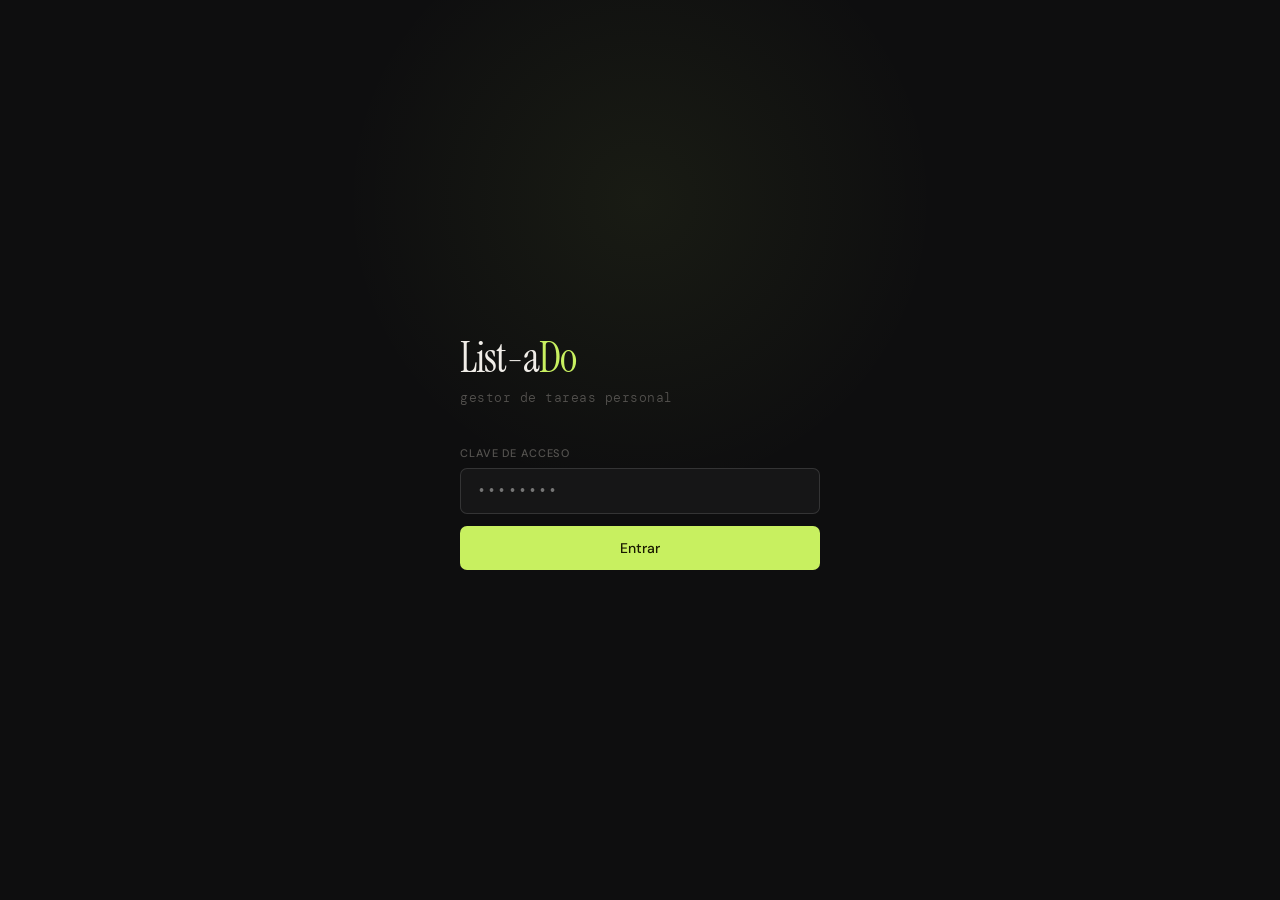
<file: index_v2.html>
<!DOCTYPE html>
<html lang="es">
<head>
<meta charset="UTF-8" />
<meta name="viewport" content="width=device-width, initial-scale=1.0" />
<title>List-aDo</title>
<link rel="preconnect" href="https://fonts.googleapis.com" />
<link href="https://fonts.googleapis.com/css2?family=Instrument+Serif:ital@0;1&family=DM+Mono:wght@400;500&family=DM+Sans:wght@300;400;500&display=swap" rel="stylesheet" />
<style>
:root {
  --bg: #0e0e0f;
  --surface: #161617;
  --surface2: #1e1e20;
  --border: rgba(255,255,255,0.07);
  --border2: rgba(255,255,255,0.13);
  --text: #f0ede8;
  --text2: #8a8784;
  --text3: #555350;
  --accent: #c8f060;
  --accent-dim: rgba(200,240,96,0.12);
  --accent-text: #1a1a00;
  --red: #ff5f5f;
  --red-dim: rgba(255,95,95,0.1);
  --radius: 12px;
  --radius-sm: 7px;
}
*,*::before,*::after{box-sizing:border-box;margin:0;padding:0}
html{font-size:16px;-webkit-font-smoothing:antialiased}
body{background:var(--bg);color:var(--text);font-family:'DM Sans',sans-serif;font-weight:300;min-height:100vh}

#login-screen{min-height:100vh;display:flex;align-items:center;justify-content:center;padding:2rem;position:relative;overflow:hidden}
#login-screen::before{content:'';position:absolute;width:600px;height:600px;background:radial-gradient(circle,rgba(200,240,96,0.06) 0%,transparent 70%);top:-100px;left:50%;transform:translateX(-50%);pointer-events:none}
.login-card{width:100%;max-width:360px;animation:fadeUp .5s ease both}
.login-logo{font-family:'Instrument Serif',serif;font-size:42px;color:var(--text);margin-bottom:4px;letter-spacing:-1px}
.login-logo span{color:var(--accent)}
.login-sub{font-size:13px;color:var(--text3);margin-bottom:2.5rem;font-family:'DM Mono',monospace;letter-spacing:.04em}
.login-label{font-size:11px;color:var(--text3);text-transform:uppercase;letter-spacing:.08em;margin-bottom:8px;font-weight:500}
.login-input{width:100%;background:var(--surface);border:1px solid var(--border2);border-radius:var(--radius-sm);padding:12px 16px;font-size:15px;color:var(--text);font-family:'DM Mono',monospace;letter-spacing:.08em;outline:none;transition:border-color .15s;margin-bottom:12px}
.login-input:focus{border-color:var(--accent)}
.login-btn{width:100%;background:var(--accent);color:var(--accent-text);border:none;border-radius:var(--radius-sm);padding:13px;font-size:14px;font-weight:500;font-family:'DM Sans',sans-serif;cursor:pointer;transition:opacity .15s,transform .1s}
.login-btn:hover{opacity:.88}
.login-btn:active{transform:scale(.98)}
.login-error{font-size:12px;color:var(--red);margin-top:8px;font-family:'DM Mono',monospace;display:none}
.login-error.show{display:block}

#app-screen{display:none;min-height:100vh}
#app-screen.visible{display:block;animation:fadeUp .4s ease both}

.topbar{display:flex;align-items:center;justify-content:space-between;padding:1.25rem 1.5rem;border-bottom:1px solid var(--border);position:sticky;top:0;background:rgba(14,14,15,.93);backdrop-filter:blur(12px);z-index:10}
.topbar-logo{font-family:'Instrument Serif',serif;font-size:22px;letter-spacing:-.5px;color:var(--text)}
.topbar-logo span{color:var(--accent)}
.topbar-right{display:flex;align-items:center;gap:10px}
.stats-pill{display:flex;gap:1px;background:var(--border);border-radius:20px;overflow:hidden;font-family:'DM Mono',monospace;font-size:11px}
.stat-item{padding:5px 11px;background:var(--surface);color:var(--text2);white-space:nowrap}
.stat-item span{color:var(--text);font-weight:500}
.stat-item.over span{color:var(--red)}
.logout-btn{background:transparent;border:1px solid var(--border2);border-radius:var(--radius-sm);padding:5px 12px;color:var(--text3);font-size:12px;cursor:pointer;font-family:'DM Sans',sans-serif;transition:all .12s}
.logout-btn:hover{color:var(--text2)}

.main{padding:1.5rem;max-width:760px;margin:0 auto}

.cat-bar{display:flex;gap:6px;margin-bottom:1.5rem;flex-wrap:wrap;align-items:center}
.cat-btn{background:transparent;border:1px solid var(--border);border-radius:20px;padding:6px 14px;font-size:12px;color:var(--text3);cursor:pointer;font-family:'DM Sans',sans-serif;transition:all .12s;white-space:nowrap;display:flex;align-items:center;gap:5px}
.cat-btn:hover{border-color:var(--border2);color:var(--text2)}
.cat-btn.active{background:var(--accent);color:var(--accent-text);border-color:var(--accent);font-weight:500}
.cat-count{font-size:10px;opacity:.7}
.new-cat-btn{background:transparent;border:1px dashed var(--border2);border-radius:20px;padding:6px 14px;font-size:12px;color:var(--text3);cursor:pointer;font-family:'DM Sans',sans-serif;transition:all .12s}
.new-cat-btn:hover{border-color:var(--border2);color:var(--text2)}

.view-header{display:flex;align-items:center;justify-content:space-between;margin-bottom:1rem;gap:12px;flex-wrap:wrap}
.view-title{font-family:'Instrument Serif',serif;font-size:26px;letter-spacing:-.3px;color:var(--text)}
.view-title.today-title{color:var(--accent)}
.view-actions{display:flex;gap:8px;align-items:center}
.search-wrap{position:relative}
.search-inp{background:var(--surface);border:1px solid var(--border);border-radius:20px;padding:6px 14px 6px 32px;font-size:12px;color:var(--text);font-family:'DM Sans',sans-serif;outline:none;transition:border-color .12s;width:180px}
.search-inp:focus{border-color:var(--border2)}
.search-icon{position:absolute;left:11px;top:50%;transform:translateY(-50%);color:var(--text3);font-size:13px;pointer-events:none}
.new-task-btn{background:var(--accent);color:var(--accent-text);border:none;border-radius:var(--radius-sm);padding:8px 16px;font-size:13px;font-weight:500;font-family:'DM Sans',sans-serif;cursor:pointer;transition:opacity .15s,transform .1s;white-space:nowrap}
.new-task-btn:hover{opacity:.85}
.new-task-btn:active{transform:scale(.97)}

.tasks-list{display:flex;flex-direction:column;gap:6px;min-height:60px}

.task-card{background:var(--surface);border:1px solid var(--border);border-radius:var(--radius);padding:14px 16px;display:flex;gap:12px;align-items:flex-start;position:relative;user-select:none;transition:border-color .15s,opacity .25s}
.task-card:hover{border-color:var(--border2)}
.task-card.done-card{opacity:.42}
.task-card.done-card .task-title{color:var(--text3)}
.task-title{font-size:14px;font-weight:400;color:var(--text);margin-bottom:3px;word-break:break-word;line-height:1.4;position:relative}
.task-title::after{
  content:'';
  position:absolute;
  left:0;top:50%;
  height:1.5px;
  background:var(--text3);
  width:100%;
  transform:translateY(-50%) scaleX(0);
  transform-origin:left center;
  transition:none;
  pointer-events:none;
  border-radius:1px;
}
.task-title.striking::after{
  transform:translateY(-50%) scaleX(1);
  transform-origin:left center;
  transition:transform .38s cubic-bezier(.4,0,.2,1);
}
.task-title.struck::after{
  transform:translateY(-50%) scaleX(1);
  transform-origin:left center;
  transition:none;
}
.task-title.unstriking::after{
  animation:strikeUndo .32s cubic-bezier(.4,0,.2,1) forwards;
}
.task-card.dragging{opacity:.35;border-color:var(--accent)}
.task-card.drag-over{border-top:2px solid var(--accent)}
.task-card[data-overdue="true"]{border-left:2px solid var(--red)}

.task-card.anim-in{animation:taskIn .28s cubic-bezier(.25,.8,.25,1) both}
.task-card.anim-out{animation:taskOut .22s ease both;pointer-events:none;overflow:hidden}
.task-card.anim-complete{animation:taskComplete .55s cubic-bezier(.25,.8,.25,1) both}
.task-card.anim-uncomplete{animation:taskUncomplete .3s cubic-bezier(.25,.8,.25,1) both}

.drag-handle{cursor:grab;color:var(--text3);font-size:15px;flex-shrink:0;margin-top:1px;line-height:1;transition:color .1s;padding:1px 2px}
.drag-handle:hover{color:var(--text2)}
.drag-handle:active{cursor:grabbing}

.check-wrap{flex-shrink:0;margin-top:1px}
.check-btn{width:18px;height:18px;border-radius:50%;border:1.5px solid var(--border2);background:transparent;cursor:pointer;display:flex;align-items:center;justify-content:center;transition:all .15s;padding:0}
.check-btn:hover{border-color:var(--accent)}
.check-btn.checked{background:var(--accent);border-color:var(--accent)}
.check-btn.checked svg{opacity:1}
.check-btn svg{width:9px;height:9px;opacity:0;transition:opacity .12s}
.check-btn svg path{stroke:var(--accent-text)}

.task-body{flex:1;min-width:0}
.task-desc{font-size:12px;color:var(--text2);margin-bottom:6px;line-height:1.5}
.task-meta{display:flex;flex-wrap:wrap;gap:5px;align-items:center}
.task-cat-badge{border-radius:20px;padding:2px 9px;font-size:11px;font-family:'DM Mono',monospace;background:var(--surface2);color:var(--text3);border:1px solid var(--border)}
.date-chip{font-size:11px;font-family:'DM Mono',monospace;color:var(--text3)}
.date-chip.overdue{color:var(--red)}

.task-actions{display:flex;gap:4px;opacity:0;transition:opacity .12s;flex-shrink:0}
.task-card:hover .task-actions{opacity:1}
.icon-btn{background:transparent;border:none;border-radius:var(--radius-sm);padding:5px 7px;color:var(--text3);cursor:pointer;font-size:13px;transition:background .1s,color .1s;line-height:1}
.icon-btn:hover{background:var(--surface2);color:var(--text2)}
.icon-btn.del:hover{color:var(--red)}
.icon-btn.add-today:hover{color:var(--accent)}
.icon-btn.rm-today:hover{color:var(--red)}
.overdue-lock{padding:5px 7px;font-size:10px;color:var(--red);font-family:'DM Mono',monospace;opacity:.7}

.del-confirm{background:var(--red-dim);border:1px solid rgba(255,95,95,.2);border-radius:var(--radius-sm);padding:10px 14px;font-size:12px;color:var(--red);display:flex;justify-content:space-between;align-items:center;width:100%;gap:12px}
.del-confirm span{flex:1;line-height:1.4}
.del-actions-row{display:flex;gap:6px;flex-shrink:0}
.del-yes{background:var(--red);color:#fff;border:none;border-radius:var(--radius-sm);padding:5px 12px;font-size:12px;cursor:pointer;font-family:'DM Sans',sans-serif;font-weight:500}
.del-no{background:transparent;border:1px solid rgba(255,95,95,.3);border-radius:var(--radius-sm);padding:5px 10px;font-size:12px;cursor:pointer;color:var(--red);font-family:'DM Sans',sans-serif}

.del-cat-zone{margin-top:2.5rem;padding-top:1.25rem;border-top:1px solid var(--border)}
.del-cat-btn{background:transparent;border:1px solid rgba(255,95,95,.2);border-radius:var(--radius-sm);padding:7px 14px;font-size:12px;color:var(--red);cursor:pointer;font-family:'DM Sans',sans-serif;transition:all .12s}
.del-cat-btn:hover:not(:disabled){background:var(--red-dim)}
.del-cat-btn:disabled{opacity:.3;cursor:not-allowed}
.del-cat-note{font-size:11px;color:var(--text3);margin-top:6px;font-family:'DM Mono',monospace}

.empty{text-align:center;padding:3.5rem 1rem;color:var(--text3)}
.empty-icon{font-family:'Instrument Serif',serif;font-size:40px;color:var(--border2);margin-bottom:10px;font-style:italic}
.empty p{font-size:13px;line-height:1.7}

.modal-bg{position:fixed;inset:0;background:rgba(0,0,0,.6);backdrop-filter:blur(4px);display:flex;align-items:center;justify-content:center;z-index:100;opacity:0;pointer-events:none;transition:opacity .2s;padding:1rem}
.modal-bg.open{opacity:1;pointer-events:all}
.modal{background:var(--surface);border:1px solid var(--border2);border-radius:var(--radius);padding:1.75rem;width:100%;max-width:460px;max-height:90vh;overflow-y:auto;transform:translateY(16px) scale(.97);transition:transform .22s cubic-bezier(.25,.8,.25,1)}
.modal-bg.open .modal{transform:translateY(0) scale(1)}
.modal-title{font-family:'Instrument Serif',serif;font-size:22px;margin-bottom:1.5rem;color:var(--text);letter-spacing:-.3px}
.field{margin-bottom:1.1rem}
.field-label{display:block;font-size:10px;color:var(--text3);text-transform:uppercase;letter-spacing:.1em;font-weight:500;margin-bottom:6px}
.field input,.field textarea,.field select{width:100%;background:var(--bg);border:1px solid var(--border2);border-radius:var(--radius-sm);padding:10px 12px;font-size:14px;color:var(--text);font-family:'DM Sans',sans-serif;font-weight:300;outline:none;transition:border-color .12s;resize:vertical}
.field input:focus,.field textarea:focus,.field select:focus{border-color:rgba(200,240,96,.5)}
.field input[type="date"]{color-scheme:dark}
.field select option{background:var(--surface)}
.modal-actions{display:flex;gap:8px;justify-content:flex-end;margin-top:1.5rem}
.btn-cancel{background:transparent;border:1px solid var(--border2);border-radius:var(--radius-sm);padding:9px 18px;font-size:13px;color:var(--text3);cursor:pointer;font-family:'DM Sans',sans-serif;transition:all .12s}
.btn-cancel:hover{color:var(--text2)}
.btn-save{background:var(--accent);color:var(--accent-text);border:none;border-radius:var(--radius-sm);padding:9px 22px;font-size:13px;font-weight:500;font-family:'DM Sans',sans-serif;cursor:pointer;transition:opacity .15s}
.btn-save:hover{opacity:.85}

.loading-wrap{display:flex;align-items:center;justify-content:center;padding:3rem;gap:8px;color:var(--text3);font-size:13px;font-family:'DM Mono',monospace}
.dot{width:5px;height:5px;border-radius:50%;background:var(--accent);animation:pulse 1.2s ease-in-out infinite}
.dot:nth-child(2){animation-delay:.2s}
.dot:nth-child(3){animation-delay:.4s}

.toast{position:fixed;bottom:1.5rem;left:50%;transform:translateX(-50%) translateY(16px);background:var(--surface2);border:1px solid var(--border2);color:var(--text);padding:10px 20px;border-radius:20px;font-size:13px;font-family:'DM Mono',monospace;opacity:0;transition:all .25s;z-index:200;pointer-events:none;white-space:nowrap}
.toast.show{opacity:1;transform:translateX(-50%) translateY(0)}

@keyframes fadeUp{from{opacity:0;transform:translateY(14px)}to{opacity:1;transform:translateY(0)}}
@keyframes pulse{0%,100%{opacity:.2;transform:scale(.8)}50%{opacity:1;transform:scale(1.2)}}
@keyframes taskIn{from{opacity:0;transform:translateY(8px) scale(.98)}to{opacity:1;transform:translateY(0) scale(1)}}
@keyframes taskOut{0%{opacity:1;max-height:120px;padding-top:14px;padding-bottom:14px;margin-bottom:6px}100%{opacity:0;max-height:0;padding-top:0;padding-bottom:0;margin-bottom:0;transform:translateX(8px)}}
@keyframes taskComplete{
  0%   { transform:scale(1);       background:var(--surface); }
  18%  { transform:scale(1.032);   background:rgba(200,240,96,0.13); box-shadow:0 0 0 2px rgba(200,240,96,0.25); }
  45%  { transform:scale(0.988);   background:rgba(200,240,96,0.06); box-shadow:0 0 0 0px transparent; }
  72%  { transform:scale(1.008); }
  100% { transform:scale(1);       background:var(--surface); }
}
@keyframes taskUncomplete{0%{transform:scale(.98);opacity:.42}50%{transform:scale(1.015)}100%{transform:scale(1);opacity:1}}
@keyframes strikeUndo{from{transform:translateY(-50%) scaleX(1);transform-origin:right center}to{transform:translateY(-50%) scaleX(0);transform-origin:right center}}
@keyframes confettiPop{0%{transform:translate(0,0) rotate(0deg);opacity:1}100%{transform:translate(var(--tx),var(--ty)) rotate(var(--r));opacity:0}}

@media(max-width:520px){
  .stats-pill{display:none}
  .topbar,.main{padding:1rem}
  .modal{padding:1.25rem}
  .search-inp{width:130px}
}
</style>
</head>
<body>

<div id="login-screen">
  <div class="login-card">
    <div class="login-logo">List-a<span>Do</span></div>
    <div class="login-sub">gestor de tareas personal</div>
    <div class="login-label">Clave de acceso</div>
    <input class="login-input" type="password" id="key-inp" placeholder="••••••••" autocomplete="current-password" />
    <div class="login-error" id="login-error">Clave incorrecta. Intentá de nuevo.</div>
    <button class="login-btn" onclick="doLogin()">Entrar</button>
  </div>
</div>

<div id="app-screen">
  <div class="topbar">
    <div class="topbar-logo">List-a<span>Do</span></div>
    <div class="topbar-right">
      <div class="stats-pill">
        <div class="stat-item">Total <span id="s-total">0</span></div>
        <div class="stat-item">Pendientes <span id="s-pend">0</span></div>
        <div class="stat-item over">Vencidas <span id="s-over">0</span></div>
      </div>
      <button class="logout-btn" onclick="doLogout()">Salir</button>
    </div>
  </div>
  <div class="main">
    <div class="cat-bar" id="cat-bar"></div>
    <div id="view-container">
      <div class="loading-wrap"><div class="dot"></div><div class="dot"></div><div class="dot"></div></div>
    </div>
  </div>
</div>

<!-- Task modal -->
<div class="modal-bg" id="task-modal-bg" onclick="if(event.target.id==='task-modal-bg')closeTaskModal()">
  <div class="modal">
    <div class="modal-title" id="task-modal-title">Nueva tarea</div>
    <div class="field"><label class="field-label">Título</label><input type="text" id="f-title" placeholder="¿Qué tenés que hacer?" /></div>
    <div class="field"><label class="field-label">Descripción (opcional)</label><textarea id="f-desc" rows="2" placeholder="Detalles..."></textarea></div>
    <div class="field"><label class="field-label">Lista</label><select id="f-category"></select></div>
    <div class="field"><label class="field-label">Vencimiento (opcional)</label><input type="date" id="f-due" /></div>
    <div class="modal-actions">
      <button class="btn-cancel" onclick="closeTaskModal()">Cancelar</button>
      <button class="btn-save" onclick="saveTask()">Guardar</button>
    </div>
  </div>
</div>

<!-- New category modal -->
<div class="modal-bg" id="cat-modal-bg" onclick="if(event.target.id==='cat-modal-bg')closeCatModal()">
  <div class="modal" style="max-width:360px">
    <div class="modal-title">Nueva lista</div>
    <div class="field">
      <label class="field-label">Nombre</label>
      <input type="text" id="cat-name-inp" placeholder="Ej: Proyectos, Compras..." onkeydown="if(event.key==='Enter'){saveCategory();event.preventDefault()}" />
    </div>
    <div class="modal-actions">
      <button class="btn-cancel" onclick="closeCatModal()">Cancelar</button>
      <button class="btn-save" onclick="saveCategory()">Crear lista</button>
    </div>
  </div>
</div>

<div class="toast" id="toast"></div>

<script>
const API = 'https://script.google.com/macros/s/AKfycbzpJgvkbJ2JQkKUwOHL1XPRMM5_eOh9SjfLEBxlKesIswJ3DXVj63q_LsmdMRXkWLBy/exec';
const SECRET = '20002600!?';
const LKEY = 'listado_key';
const TKEY = 'listado_today';
const CKEY = 'listado_cat_colors';

const CAT_PALETTE = [
  { bg: 'rgba(120,180,255,0.13)', border: 'rgba(120,180,255,0.35)', text: '#7ab4ff' },
  { bg: 'rgba(180,140,255,0.13)', border: 'rgba(180,140,255,0.35)', text: '#b48cff' },
  { bg: 'rgba(255,170,100,0.13)', border: 'rgba(255,170,100,0.35)', text: '#ffaa64' },
  { bg: 'rgba(80,210,160,0.13)',  border: 'rgba(80,210,160,0.35)',  text: '#50d2a0' },
  { bg: 'rgba(255,130,130,0.13)', border: 'rgba(255,130,130,0.35)', text: '#ff8282' },
  { bg: 'rgba(255,220,80,0.13)',  border: 'rgba(255,220,80,0.35)',  text: '#ffd040' },
  { bg: 'rgba(100,210,230,0.13)', border: 'rgba(100,210,230,0.35)', text: '#64d2e6' },
  { bg: 'rgba(240,140,200,0.13)', border: 'rgba(240,140,200,0.35)', text: '#f08cc8' },
];

let catColors = {};

function loadCatColors() {
  try { catColors = JSON.parse(localStorage.getItem(CKEY) || '{}'); } catch(e) { catColors = {}; }
}
function saveCatColors() { localStorage.setItem(CKEY, JSON.stringify(catColors)); }
function assignCatColor(name) {
  if (catColors[name]) return catColors[name];
  const usedIndexes = Object.values(catColors).map(c => c.idx);
  let idx = 0;
  while (usedIndexes.includes(idx) && idx < CAT_PALETTE.length - 1) idx++;
  catColors[name] = { idx, ...CAT_PALETTE[idx] };
  saveCatColors();
  return catColors[name];
}
function getCatColor(name) {
  return catColors[name] || assignCatColor(name);
}

let tasks = [], categories = [], currentCat = 'today', editingId = null;
let todayIds = new Set();
let dragSrcId = null;

// AUTH
function doLogin() {
  const v = document.getElementById('key-inp').value;
  if (v === SECRET) {
    localStorage.setItem(LKEY, v);
    document.getElementById('login-screen').style.display = 'none';
    document.getElementById('app-screen').classList.add('visible');
    init();
  } else {
    const err = document.getElementById('login-error');
    const inp = document.getElementById('key-inp');
    err.classList.add('show');
    inp.style.borderColor = 'var(--red)';
    setTimeout(() => { err.classList.remove('show'); inp.style.borderColor = ''; }, 2500);
  }
}
function doLogout() { localStorage.removeItem(LKEY); location.reload(); }

// API
async function api(params) {
  const url = new URL(API);
  params.key = SECRET;
  Object.entries(params).forEach(([k,v]) => url.searchParams.set(k, String(v)));
  try { return await (await fetch(url.toString())).json(); }
  catch(e) { return { error: e.message }; }
}

// INIT
async function init() {
  loadCatColors();
  const st = localStorage.getItem(TKEY);
  if (st) todayIds = new Set(JSON.parse(st));
  renderCatBar();
  document.getElementById('view-container').innerHTML = '<div class="loading-wrap"><div class="dot"></div><div class="dot"></div><div class="dot"></div></div>';
  const [cats, tks] = await Promise.all([api({action:'getCategories'}), api({action:'getTasks'})]);
  if (Array.isArray(cats)) { categories = cats; categories.forEach(c => assignCatColor(c)); }
  if (Array.isArray(tks)) { tasks = tks; checkOverdue(); }
  updateStats(); renderCatBar(); renderView();
}

function parseLocalDate(d) {
  if (!d) return null;
  const [y,m,day] = d.split('-').map(Number);
  return new Date(y, m-1, day, 23, 59, 59);
}
function checkOverdue() {
  const now = new Date();
  tasks.forEach(t => {
    if (t.due && !t.done && parseLocalDate(t.due) < now) todayIds.add(t.id);
  });
  saveToday();
}
function saveToday() { localStorage.setItem(TKEY, JSON.stringify([...todayIds])); }
function isOverdue(t) { return !!(t.due && !t.done && parseLocalDate(t.due) < new Date()); }
function fmtDate(d) { if (!d) return ''; const [y,m,day]=d.split('-'); return `${day}/${m}/${y}`; }
function esc(s) { return String(s||'').replace(/&/g,'&amp;').replace(/</g,'&lt;').replace(/>/g,'&gt;').replace(/"/g,'&quot;'); }
function sleep(ms) { return new Promise(r=>setTimeout(r,ms)); }

// STATS
function updateStats() {
  document.getElementById('s-total').textContent = tasks.length;
  document.getElementById('s-pend').textContent = tasks.filter(t=>!t.done).length;
  document.getElementById('s-over').textContent = tasks.filter(t=>isOverdue(t)).length;
}

// CAT BAR
function renderCatBar() {
  const todayCount = tasks.filter(t=>todayIds.has(t.id)&&!t.done).length;
  let h = `<button class="cat-btn ${currentCat==='today'?'active':''}" onclick="switchCat('today')">Tareas de hoy <span class="cat-count">${todayCount}</span></button>`;
  categories.forEach(c => {
    const n = tasks.filter(t=>t.category===c&&!t.done&&!todayIds.has(t.id)).length;
    const col = getCatColor(c);
    const isActive = currentCat === c;
    const style = isActive
      ? `background:${col.bg};border-color:${col.border};color:${col.text};font-weight:500;`
      : `border-color:${col.border};color:${col.text};`;
    h += `<button class="cat-btn ${isActive?'active':''}" style="${style}" onclick="switchCat('${esc(c)}')">${esc(c)} <span class="cat-count">${n}</span></button>`;
  });
  h += `<button class="new-cat-btn" onclick="openCatModal()">+ Lista</button>`;
  document.getElementById('cat-bar').innerHTML = h;
}

function switchCat(c) { currentCat = c; renderCatBar(); renderView(); }

// VIEW
function renderView() {
  const vc = document.getElementById('view-container');
  if (currentCat === 'today') {
    const list = tasks.filter(t=>todayIds.has(t.id)).sort((a,b)=>{ if(a.done!==b.done)return a.done?1:-1; return (a.order||0)-(b.order||0); });
    vc.innerHTML = `
      <div class="view-header">
        <div class="view-title today-title">Tareas de hoy</div>
        <div class="view-actions">
          <div class="search-wrap"><span class="search-icon">⌕</span><input class="search-inp" type="text" id="search-inp" placeholder="Buscar..." oninput="renderView()" /></div>
        </div>
      </div>
      <div class="tasks-list" id="tasks-list"></div>`;
    const q = (document.getElementById('search-inp')?.value||'').toLowerCase();
    const filtered = q ? list.filter(t=>t.title.toLowerCase().includes(q)||(t.desc||'').toLowerCase().includes(q)) : list;
    populateList(filtered, 'today');
  } else {
    const list = tasks.filter(t=>t.category===currentCat&&!todayIds.has(t.id)).sort((a,b)=>{ if(a.done!==b.done)return a.done?1:-1; return (a.order||0)-(b.order||0); });
    const hasAny = tasks.some(t=>t.category===currentCat);
    vc.innerHTML = `
      <div class="view-header">
        <div class="view-title">${esc(currentCat)}</div>
        <div class="view-actions">
          <div class="search-wrap"><span class="search-icon">⌕</span><input class="search-inp" type="text" id="search-inp" placeholder="Buscar..." oninput="renderView()" /></div>
          <button class="new-task-btn" onclick="openTaskModal()">+ Nueva</button>
        </div>
      </div>
      <div class="tasks-list" id="tasks-list"></div>
      <div class="del-cat-zone">
        <button class="del-cat-btn" onclick="confirmDelCat('${esc(currentCat)}')" ${hasAny?'disabled':''}>Eliminar lista "${esc(currentCat)}"</button>
        ${hasAny?'<p class="del-cat-note">Eliminá todas las tareas para poder borrar esta lista.</p>':''}
      </div>`;
    const q = (document.getElementById('search-inp')?.value||'').toLowerCase();
    const filtered = q ? list.filter(t=>t.title.toLowerCase().includes(q)||(t.desc||'').toLowerCase().includes(q)) : list;
    populateList(filtered, currentCat);
  }
}

function populateList(list, viewCat) {
  const el = document.getElementById('tasks-list');
  if (!el) return;
  if (!list.length) {
    el.innerHTML = `<div class="empty"><div class="empty-icon">✓</div><p>${viewCat==='today'?'No hay tareas para hoy.<br>Agregá desde cada lista con el ícono ☀':'Sin tareas en esta lista todavía.'}</p></div>`;
    return;
  }
  el.innerHTML = list.map(t=>taskHTML(t,viewCat)).join('');
  requestAnimationFrame(()=>{
    el.querySelectorAll('.task-card').forEach((c,i)=>{
      c.classList.add('anim-in');
      c.style.animationDelay=(i*38)+'ms';
    });
    setupDrag(el, viewCat);
  });
}

function taskHTML(t, viewCat) {
  const over = isOverdue(t);
  const locked = over && todayIds.has(t.id);
  const catCol = getCatColor(t.category||'');
  let meta = '';
  if (viewCat==='today') meta += `<span class="task-cat-badge" style="background:${catCol.bg};border-color:${catCol.border};color:${catCol.text}">${esc(t.category||'')}</span>`;
  if (t.due) meta += `<span class="date-chip ${over?'overdue':''}">${over?'⚠ ':''}${fmtDate(t.due)}</span>`;
  let actions = '';
  if (viewCat==='today') {
    actions += locked
      ? `<span class="overdue-lock" title="Tarea vencida">vencida</span>`
      : `<button class="icon-btn rm-today" onclick="removeToday('${t.id}')" title="Quitar de hoy">↩</button>`;
  } else {
    if (!todayIds.has(t.id)) actions += `<button class="icon-btn add-today" onclick="addToday('${t.id}')" title="Agregar a Tareas de hoy">☀</button>`;
  }
  actions += `<button class="icon-btn" onclick="editTask('${t.id}')" title="Editar">✎</button>`;
  actions += `<button class="icon-btn del" onclick="confirmDel('${t.id}')" title="Eliminar">✕</button>`;
  return `<div class="task-card ${t.done?'done-card':''}" id="tc-${t.id}" data-id="${t.id}" data-overdue="${over}" draggable="true">
    <div class="drag-handle">⠿</div>
    <div class="check-wrap">
      <button class="check-btn ${t.done?'checked':''}" onclick="toggleDone('${t.id}','${viewCat}')">
        <svg viewBox="0 0 9 9" fill="none"><path d="M1.5 4.5L3.5 6.5L7.5 2.5" stroke-width="1.5" stroke-linecap="round" stroke-linejoin="round"/></svg>
      </button>
    </div>
    <div class="task-body">
      <div class="task-title${t.done?' struck':''}">${esc(t.title)}</div>
      ${t.desc?`<div class="task-desc">${esc(t.desc)}</div>`:''}
      <div class="task-meta">${meta}</div>
    </div>
    <div class="task-actions">${actions}</div>
  </div>`;
}

// TODAY
function addToday(id) { todayIds.add(id); saveToday(); renderCatBar(); renderView(); showToast('Agregada a Tareas de hoy'); }
function removeToday(id) {
  const t = tasks.find(x=>x.id===id);
  if (t && isOverdue(t)) { showToast('Las tareas vencidas no se pueden quitar'); return; }
  todayIds.delete(id); saveToday(); renderCatBar(); renderView(); showToast('Quitada de Tareas de hoy');
}

// TOGGLE DONE
async function toggleDone(id, viewCat) {
  const t = tasks.find(x=>x.id===id);
  if (!t) return;
  const card = document.getElementById('tc-'+id);
  const titleEl = card ? card.querySelector('.task-title') : null;
  if (!t.done) {
    t.done = true;
    if (card) {
      card.classList.add('anim-complete');
      spawnConfetti(card);
      playCompleteSound();
      // Start strikethrough immediately, it runs over ~380ms
      if (titleEl) { titleEl.classList.remove('struck','unstriking'); titleEl.classList.add('striking'); }
      await sleep(550);
      // Lock it in place (no transition, just width:100%)
      if (titleEl) { titleEl.classList.remove('striking'); titleEl.classList.add('struck'); }
    }
    if (viewCat==='today') { todayIds.delete(id); saveToday(); }
  } else {
    t.done = false;
    if (card) {
      if (titleEl) { titleEl.classList.remove('striking','struck'); titleEl.classList.add('unstriking'); }
      card.classList.add('anim-uncomplete');
      await sleep(320);
    }
  }
  updateStats(); renderCatBar(); renderView();
  api({action:'updateTask', task:JSON.stringify(t)});
}

function playCompleteSound() {
  try {
    const ctx = new (window.AudioContext || window.webkitAudioContext)();
    const now = ctx.currentTime;
    // Two-note soft ding: base + octave
    [[660, 0, 0.18], [880, 0.1, 0.18]].forEach(([freq, delay, dur]) => {
      const osc = ctx.createOscillator();
      const gain = ctx.createGain();
      osc.connect(gain); gain.connect(ctx.destination);
      osc.type = 'sine';
      osc.frequency.setValueAtTime(freq, now + delay);
      gain.gain.setValueAtTime(0, now + delay);
      gain.gain.linearRampToValueAtTime(0.18, now + delay + 0.02);
      gain.gain.exponentialRampToValueAtTime(0.001, now + delay + dur);
      osc.start(now + delay); osc.stop(now + delay + dur + 0.05);
    });
  } catch(e) {}
}

function spawnConfetti(card) {
  const r = card.getBoundingClientRect();
  const cx = r.left + 24, cy = r.top + r.height/2;
  const colors = ['#c8f060','#40d0a0','#f0a030','#ff8080'];
  for (let i=0;i<8;i++) {
    const d = document.createElement('div');
    const tx = (Math.random()-0.5)*60, ty = -(20+Math.random()*40), rot = (Math.random()-0.5)*360;
    d.style.cssText = `position:fixed;width:7px;height:7px;border-radius:${Math.random()>0.5?'50%':'2px'};background:${colors[i%colors.length]};left:${cx+Math.random()*20-10}px;top:${cy}px;pointer-events:none;z-index:999;--tx:${tx}px;--ty:${ty}px;--r:${rot}deg;animation:confettiPop .7s ease both;animation-delay:${i*30}ms`;
    document.body.appendChild(d);
    setTimeout(()=>d.remove(), 900);
  }
}

// DRAG & DROP
function setupDrag(listEl, cat) {
  listEl.querySelectorAll('.task-card').forEach(card=>{
    card.addEventListener('dragstart', e=>{ dragSrcId=card.dataset.id; setTimeout(()=>card.classList.add('dragging'),0); e.dataTransfer.effectAllowed='move'; });
    card.addEventListener('dragend', ()=>{ card.classList.remove('dragging'); listEl.querySelectorAll('.task-card').forEach(c=>c.classList.remove('drag-over')); });
    card.addEventListener('dragover', e=>{ e.preventDefault(); if(card.dataset.id===dragSrcId)return; listEl.querySelectorAll('.task-card').forEach(c=>c.classList.remove('drag-over')); card.classList.add('drag-over'); });
    card.addEventListener('drop', e=>{ e.preventDefault(); card.classList.remove('drag-over'); if(dragSrcId&&card.dataset.id!==dragSrcId) reorder(dragSrcId,card.dataset.id,cat); });
  });
}

function reorder(srcId, tgtId, cat) {
  let list = cat==='today'
    ? tasks.filter(t=>todayIds.has(t.id)).sort((a,b)=>(a.order||0)-(b.order||0))
    : tasks.filter(t=>t.category===cat&&!todayIds.has(t.id)).sort((a,b)=>(a.order||0)-(b.order||0));
  const si=list.findIndex(t=>t.id===srcId), ti=list.findIndex(t=>t.id===tgtId);
  if(si===-1||ti===-1) return;
  const [moved]=list.splice(si,1); list.splice(ti,0,moved);
  list.forEach((t,i)=>{ t.order=i; });
  renderCatBar(); renderView();
  list.forEach(t=>api({action:'updateTask',task:JSON.stringify(t)}));
}

// CRUD
function openTaskModal(task) {
  editingId = task?task.id:null;
  document.getElementById('task-modal-title').textContent = task?'Editar tarea':'Nueva tarea';
  document.getElementById('f-title').value = task?task.title:'';
  document.getElementById('f-desc').value = task?(task.desc||''):'';
  document.getElementById('f-due').value = task?(task.due||''):'';
  const sel = document.getElementById('f-category');
  sel.innerHTML = categories.map(c=>`<option value="${esc(c)}" ${task&&task.category===c?'selected':''}>${esc(c)}</option>`).join('');
  if (!task && currentCat!=='today') sel.value = currentCat;
  document.getElementById('task-modal-bg').classList.add('open');
  setTimeout(()=>document.getElementById('f-title').focus(),220);
}
function closeTaskModal() { document.getElementById('task-modal-bg').classList.remove('open'); editingId=null; }

async function saveTask() {
  const title = document.getElementById('f-title').value.trim();
  if (!title) { showToast('El título es obligatorio'); return; }
  const category = document.getElementById('f-category').value;
  if (!category) { showToast('Seleccioná una lista'); return; }
  const existing = editingId ? tasks.find(t=>t.id===editingId) : null;
  const maxOrder = tasks.filter(t=>t.category===category).reduce((m,t)=>Math.max(m,t.order||0),-1);
  const task = {
    id: editingId||(Date.now().toString(36)+Math.random().toString(36).slice(2,5)),
    title,
    desc: document.getElementById('f-desc').value.trim(),
    due: document.getElementById('f-due').value||'',
    category,
    done: existing?existing.done:false,
    createdAt: existing?existing.createdAt:Date.now(),
    order: existing?existing.order:maxOrder+1
  };
  closeTaskModal();
  if (editingId) { tasks=tasks.map(t=>t.id===editingId?task:t); showToast('Tarea actualizada'); }
  else { tasks.unshift(task); showToast('Tarea creada'); }
  checkOverdue(); updateStats(); renderCatBar(); renderView();
  api({action:editingId?'updateTask':'saveTask', task:JSON.stringify(task)});
}

function editTask(id) { const t=tasks.find(x=>x.id===id); if(t) openTaskModal(t); }

function confirmDel(id) {
  const t=tasks.find(x=>x.id===id); if(!t) return;
  const card=document.getElementById('tc-'+id); if(!card) return;
  card.innerHTML=`<div class="del-confirm"><span>¿Eliminar "<strong>${esc(t.title)}</strong>"?</span><div class="del-actions-row"><button class="del-no" onclick="renderView()">No</button><button class="del-yes" onclick="doDelete('${id}')">Eliminar</button></div></div>`;
}

async function doDelete(id) {
  const card=document.getElementById('tc-'+id);
  if(card){card.classList.add('anim-out');await sleep(220);}
  tasks=tasks.filter(t=>t.id!==id); todayIds.delete(id); saveToday();
  updateStats(); renderCatBar(); renderView(); showToast('Tarea eliminada');
  api({action:'deleteTask',id});
}

// CATEGORIES
function openCatModal() { document.getElementById('cat-name-inp').value=''; document.getElementById('cat-modal-bg').classList.add('open'); setTimeout(()=>document.getElementById('cat-name-inp').focus(),220); }
function closeCatModal() { document.getElementById('cat-modal-bg').classList.remove('open'); }

async function saveCategory() {
  const name=document.getElementById('cat-name-inp').value.trim();
  if(!name){showToast('Poné un nombre');return;}
  if(categories.includes(name)){showToast('Ya existe esa lista');return;}
  closeCatModal(); categories.push(name); assignCatColor(name); currentCat=name;
  renderCatBar(); renderView(); showToast('Lista creada');
  api({action:'saveCategory',name});
}

function confirmDelCat(cat) {
  if(tasks.some(t=>t.category===cat)){showToast('Eliminá todas las tareas primero');return;}
  if(!confirm(`¿Eliminar la lista "${cat}"?`))return;
  categories=categories.filter(c=>c!==cat); currentCat='today';
  renderCatBar(); renderView(); showToast('Lista eliminada');
  api({action:'deleteCategory',name:cat});
}

function showToast(msg) {
  const t=document.getElementById('toast'); t.textContent=msg; t.classList.add('show');
  setTimeout(()=>t.classList.remove('show'),2200);
}

document.addEventListener('keydown',e=>{if(e.key==='Escape'){closeTaskModal();closeCatModal();}});
document.getElementById('key-inp').addEventListener('keydown',e=>{if(e.key==='Enter')doLogin();});

const saved=localStorage.getItem(LKEY);
if(saved===SECRET){document.getElementById('login-screen').style.display='none';document.getElementById('app-screen').classList.add('visible');init();}
</script>
</body>
</html>
</file>
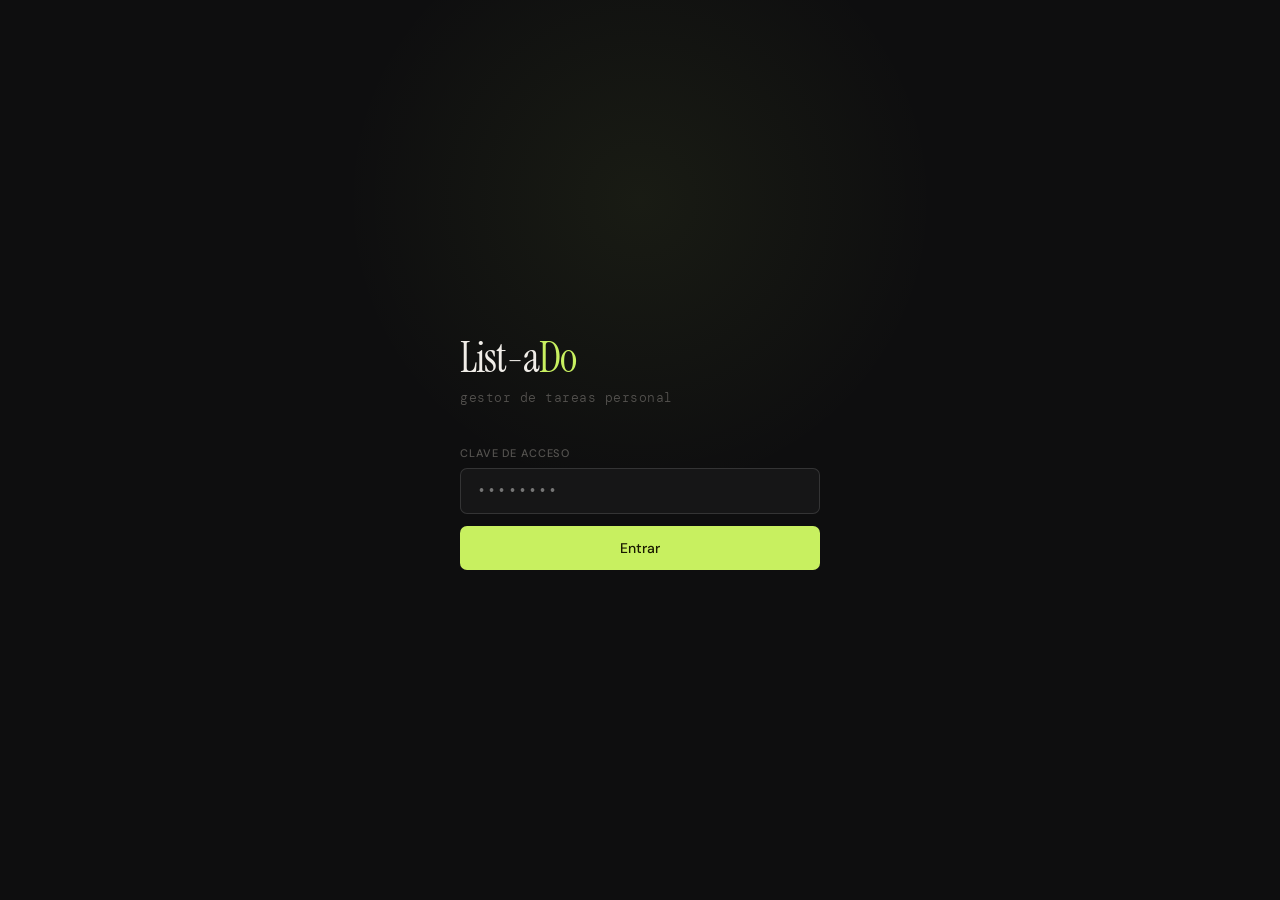
<file: index_v3.html>
<!DOCTYPE html>
<html lang="es">
<head>
<meta charset="UTF-8" />
<meta name="viewport" content="width=device-width, initial-scale=1.0" />
<title>List-aDo</title>
<link rel="preconnect" href="https://fonts.googleapis.com" />
<link href="https://fonts.googleapis.com/css2?family=Instrument+Serif:ital@0;1&family=DM+Mono:wght@400;500&family=DM+Sans:wght@300;400;500&display=swap" rel="stylesheet" />
<style>
:root {
  --bg: #0e0e0f;
  --surface: #161617;
  --surface2: #1e1e20;
  --border: rgba(255,255,255,0.07);
  --border2: rgba(255,255,255,0.13);
  --text: #f0ede8;
  --text2: #8a8784;
  --text3: #555350;
  --accent: #c8f060;
  --accent-dim: rgba(200,240,96,0.12);
  --accent-text: #1a1a00;
  --red: #ff5f5f;
  --red-dim: rgba(255,95,95,0.1);
  --radius: 12px;
  --radius-sm: 7px;
}
*,*::before,*::after{box-sizing:border-box;margin:0;padding:0}
html{font-size:16px;-webkit-font-smoothing:antialiased}
body{background:var(--bg);color:var(--text);font-family:'DM Sans',sans-serif;font-weight:300;min-height:100vh}

#login-screen{min-height:100vh;display:flex;align-items:center;justify-content:center;padding:2rem;position:relative;overflow:hidden}
#login-screen::before{content:'';position:absolute;width:600px;height:600px;background:radial-gradient(circle,rgba(200,240,96,0.06) 0%,transparent 70%);top:-100px;left:50%;transform:translateX(-50%);pointer-events:none}
.login-card{width:100%;max-width:360px;animation:fadeUp .5s ease both}
.login-logo{font-family:'Instrument Serif',serif;font-size:42px;color:var(--text);margin-bottom:4px;letter-spacing:-1px}
.login-logo span{color:var(--accent)}
.login-sub{font-size:13px;color:var(--text3);margin-bottom:2.5rem;font-family:'DM Mono',monospace;letter-spacing:.04em}
.login-label{font-size:11px;color:var(--text3);text-transform:uppercase;letter-spacing:.08em;margin-bottom:8px;font-weight:500}
.login-input{width:100%;background:var(--surface);border:1px solid var(--border2);border-radius:var(--radius-sm);padding:12px 16px;font-size:15px;color:var(--text);font-family:'DM Mono',monospace;letter-spacing:.08em;outline:none;transition:border-color .15s;margin-bottom:12px}
.login-input:focus{border-color:var(--accent)}
.login-btn{width:100%;background:var(--accent);color:var(--accent-text);border:none;border-radius:var(--radius-sm);padding:13px;font-size:14px;font-weight:500;font-family:'DM Sans',sans-serif;cursor:pointer;transition:opacity .15s,transform .1s}
.login-btn:hover{opacity:.88}
.login-btn:active{transform:scale(.98)}
.login-error{font-size:12px;color:var(--red);margin-top:8px;font-family:'DM Mono',monospace;display:none}
.login-error.show{display:block}

#app-screen{display:none;min-height:100vh}
#app-screen.visible{display:block;animation:fadeUp .4s ease both}

.topbar{display:flex;align-items:center;justify-content:space-between;padding:1.25rem 1.5rem;border-bottom:1px solid var(--border);position:sticky;top:0;background:rgba(14,14,15,.93);backdrop-filter:blur(12px);z-index:10}
.topbar-logo{font-family:'Instrument Serif',serif;font-size:22px;letter-spacing:-.5px;color:var(--text)}
.topbar-logo span{color:var(--accent)}
.topbar-right{display:flex;align-items:center;gap:10px}
.stats-pill{display:flex;gap:1px;background:var(--border);border-radius:20px;overflow:hidden;font-family:'DM Mono',monospace;font-size:11px}
.stat-item{padding:5px 11px;background:var(--surface);color:var(--text2);white-space:nowrap}
.stat-item span{color:var(--text);font-weight:500}
.stat-item.over span{color:var(--red)}
.logout-btn{background:transparent;border:1px solid var(--border2);border-radius:var(--radius-sm);padding:5px 12px;color:var(--text3);font-size:12px;cursor:pointer;font-family:'DM Sans',sans-serif;transition:all .12s}
.logout-btn:hover{color:var(--text2)}

.main{padding:1.5rem;max-width:760px;margin:0 auto}

.cat-bar{display:flex;gap:6px;margin-bottom:1.5rem;flex-wrap:wrap;align-items:center}
.cat-btn{background:transparent;border:1px solid var(--border);border-radius:20px;padding:6px 14px;font-size:12px;color:var(--text3);cursor:pointer;font-family:'DM Sans',sans-serif;transition:all .12s;white-space:nowrap;display:flex;align-items:center;gap:5px}
.cat-btn:hover{border-color:var(--border2);color:var(--text2)}
.cat-btn.active{background:var(--accent);color:var(--accent-text);border-color:var(--accent);font-weight:500}
.cat-count{font-size:10px;opacity:.7}
.new-cat-btn{background:transparent;border:1px dashed var(--border2);border-radius:20px;padding:6px 14px;font-size:12px;color:var(--text3);cursor:pointer;font-family:'DM Sans',sans-serif;transition:all .12s}
.new-cat-btn:hover{border-color:var(--border2);color:var(--text2)}

.view-header{display:flex;align-items:center;justify-content:space-between;margin-bottom:1rem;gap:12px;flex-wrap:wrap}
.view-title{font-family:'Instrument Serif',serif;font-size:26px;letter-spacing:-.3px;color:var(--text)}
.view-title.today-title{color:var(--accent)}
.view-actions{display:flex;gap:8px;align-items:center}
.search-wrap{position:relative}
.search-inp{background:var(--surface);border:1px solid var(--border);border-radius:20px;padding:6px 14px 6px 32px;font-size:12px;color:var(--text);font-family:'DM Sans',sans-serif;outline:none;transition:border-color .12s;width:180px}
.search-inp:focus{border-color:var(--border2)}
.search-icon{position:absolute;left:11px;top:50%;transform:translateY(-50%);color:var(--text3);font-size:13px;pointer-events:none}
.new-task-btn{background:var(--accent);color:var(--accent-text);border:none;border-radius:var(--radius-sm);padding:8px 16px;font-size:13px;font-weight:500;font-family:'DM Sans',sans-serif;cursor:pointer;transition:opacity .15s,transform .1s;white-space:nowrap}
.new-task-btn:hover{opacity:.85}
.new-task-btn:active{transform:scale(.97)}

.tasks-list{display:flex;flex-direction:column;gap:6px;min-height:60px}

.task-card{background:var(--surface);border:1px solid var(--border);border-radius:var(--radius);padding:14px 16px;display:flex;gap:12px;align-items:flex-start;position:relative;user-select:none;transition:border-color .15s,opacity .25s}
.task-card:hover{border-color:var(--border2)}
.task-card.done-card{opacity:.42}
.task-card.done-card .task-title{color:var(--text3)}
.task-title{font-size:14px;font-weight:400;color:var(--text);margin-bottom:3px;word-break:break-word;line-height:1.4;position:relative}
.task-title::after{
  content:'';
  position:absolute;
  left:0;top:50%;
  height:1.5px;
  background:var(--text3);
  width:100%;
  transform:translateY(-50%) scaleX(0);
  transform-origin:left center;
  transition:none;
  pointer-events:none;
  border-radius:1px;
}
.task-title.striking::after{
  transform:translateY(-50%) scaleX(1);
  transform-origin:left center;
  transition:transform .38s cubic-bezier(.4,0,.2,1);
}
.task-title.struck::after{
  transform:translateY(-50%) scaleX(1);
  transform-origin:left center;
  transition:none;
}
.task-title.unstriking::after{
  animation:strikeUndo .32s cubic-bezier(.4,0,.2,1) forwards;
}
.task-card.dragging{opacity:.35;border-color:var(--accent)}
.task-card.drag-over{border-top:2px solid var(--accent)}
.task-card[data-overdue="true"]{border-left:2px solid var(--red)}

.task-card.anim-in{animation:taskIn .28s cubic-bezier(.25,.8,.25,1) both}
.task-card.anim-out{animation:taskOut .22s ease both;pointer-events:none;overflow:hidden}
.task-card.anim-complete{animation:taskComplete .55s cubic-bezier(.25,.8,.25,1) both}
.task-card.anim-uncomplete{animation:taskUncomplete .3s cubic-bezier(.25,.8,.25,1) both}

.drag-handle{cursor:grab;color:var(--text3);font-size:15px;flex-shrink:0;margin-top:1px;line-height:1;transition:color .1s;padding:1px 2px}
.drag-handle:hover{color:var(--text2)}
.drag-handle:active{cursor:grabbing}

.check-wrap{flex-shrink:0;margin-top:1px}
.check-btn{width:18px;height:18px;border-radius:50%;border:1.5px solid var(--border2);background:transparent;cursor:pointer;display:flex;align-items:center;justify-content:center;transition:all .15s;padding:0}
.check-btn:hover{border-color:var(--accent)}
.check-btn.checked{background:var(--accent);border-color:var(--accent)}
.check-btn.checked svg{opacity:1}
.check-btn svg{width:9px;height:9px;opacity:0;transition:opacity .12s}
.check-btn svg path{stroke:var(--accent-text)}

.task-body{flex:1;min-width:0}
.task-desc{font-size:12px;color:var(--text2);margin-bottom:6px;line-height:1.5}
.task-meta{display:flex;flex-wrap:wrap;gap:5px;align-items:center}
.task-cat-badge{border-radius:20px;padding:2px 9px;font-size:11px;font-family:'DM Mono',monospace;background:var(--surface2);color:var(--text3);border:1px solid var(--border)}
.date-chip{font-size:11px;font-family:'DM Mono',monospace;color:var(--text3)}
.date-chip.overdue{color:var(--red)}

.task-actions{display:flex;gap:4px;opacity:0;transition:opacity .12s;flex-shrink:0}
.task-card:hover .task-actions{opacity:1}
.icon-btn{background:transparent;border:none;border-radius:var(--radius-sm);padding:5px 7px;color:var(--text3);cursor:pointer;font-size:13px;transition:background .1s,color .1s;line-height:1}
.icon-btn:hover{background:var(--surface2);color:var(--text2)}
.icon-btn.del:hover{color:var(--red)}
.icon-btn.add-today:hover{color:var(--accent)}
.icon-btn.rm-today:hover{color:var(--red)}
.overdue-lock{padding:5px 7px;font-size:10px;color:var(--red);font-family:'DM Mono',monospace;opacity:.7}

.del-confirm{background:var(--red-dim);border:1px solid rgba(255,95,95,.2);border-radius:var(--radius-sm);padding:10px 14px;font-size:12px;color:var(--red);display:flex;justify-content:space-between;align-items:center;width:100%;gap:12px}
.del-confirm span{flex:1;line-height:1.4}
.del-actions-row{display:flex;gap:6px;flex-shrink:0}
.del-yes{background:var(--red);color:#fff;border:none;border-radius:var(--radius-sm);padding:5px 12px;font-size:12px;cursor:pointer;font-family:'DM Sans',sans-serif;font-weight:500}
.del-no{background:transparent;border:1px solid rgba(255,95,95,.3);border-radius:var(--radius-sm);padding:5px 10px;font-size:12px;cursor:pointer;color:var(--red);font-family:'DM Sans',sans-serif}

.del-cat-zone{margin-top:2.5rem;padding-top:1.25rem;border-top:1px solid var(--border)}
.del-cat-btn{background:transparent;border:1px solid rgba(255,95,95,.2);border-radius:var(--radius-sm);padding:7px 14px;font-size:12px;color:var(--red);cursor:pointer;font-family:'DM Sans',sans-serif;transition:all .12s}
.del-cat-btn:hover:not(:disabled){background:var(--red-dim)}
.del-cat-btn:disabled{opacity:.3;cursor:not-allowed}
.del-cat-note{font-size:11px;color:var(--text3);margin-top:6px;font-family:'DM Mono',monospace}

.empty{text-align:center;padding:3.5rem 1rem;color:var(--text3)}
.empty-icon{font-family:'Instrument Serif',serif;font-size:40px;color:var(--border2);margin-bottom:10px;font-style:italic}
.empty p{font-size:13px;line-height:1.7}

.modal-bg{position:fixed;inset:0;background:rgba(0,0,0,.6);backdrop-filter:blur(4px);display:flex;align-items:center;justify-content:center;z-index:100;opacity:0;pointer-events:none;transition:opacity .2s;padding:1rem}
.modal-bg.open{opacity:1;pointer-events:all}
.modal{background:var(--surface);border:1px solid var(--border2);border-radius:var(--radius);padding:1.75rem;width:100%;max-width:460px;max-height:90vh;overflow-y:auto;transform:translateY(16px) scale(.97);transition:transform .22s cubic-bezier(.25,.8,.25,1)}
.modal-bg.open .modal{transform:translateY(0) scale(1)}
.modal-title{font-family:'Instrument Serif',serif;font-size:22px;margin-bottom:1.5rem;color:var(--text);letter-spacing:-.3px}
.field{margin-bottom:1.1rem}
.field-label{display:block;font-size:10px;color:var(--text3);text-transform:uppercase;letter-spacing:.1em;font-weight:500;margin-bottom:6px}
.field input,.field textarea,.field select{width:100%;background:var(--bg);border:1px solid var(--border2);border-radius:var(--radius-sm);padding:10px 12px;font-size:14px;color:var(--text);font-family:'DM Sans',sans-serif;font-weight:300;outline:none;transition:border-color .12s;resize:vertical}
.field input:focus,.field textarea:focus,.field select:focus{border-color:rgba(200,240,96,.5)}
.field input[type="date"]{color-scheme:dark}
.field select option{background:var(--surface)}
.modal-actions{display:flex;gap:8px;justify-content:flex-end;margin-top:1.5rem}
.btn-cancel{background:transparent;border:1px solid var(--border2);border-radius:var(--radius-sm);padding:9px 18px;font-size:13px;color:var(--text3);cursor:pointer;font-family:'DM Sans',sans-serif;transition:all .12s}
.btn-cancel:hover{color:var(--text2)}
.btn-save{background:var(--accent);color:var(--accent-text);border:none;border-radius:var(--radius-sm);padding:9px 22px;font-size:13px;font-weight:500;font-family:'DM Sans',sans-serif;cursor:pointer;transition:opacity .15s}
.btn-save:hover{opacity:.85}

.loading-wrap{display:flex;align-items:center;justify-content:center;padding:3rem;gap:8px;color:var(--text3);font-size:13px;font-family:'DM Mono',monospace}
.dot{width:5px;height:5px;border-radius:50%;background:var(--accent);animation:pulse 1.2s ease-in-out infinite}
.dot:nth-child(2){animation-delay:.2s}
.dot:nth-child(3){animation-delay:.4s}

.toast{position:fixed;bottom:1.5rem;left:50%;transform:translateX(-50%) translateY(16px);background:var(--surface2);border:1px solid var(--border2);color:var(--text);padding:10px 20px;border-radius:20px;font-size:13px;font-family:'DM Mono',monospace;opacity:0;transition:all .25s;z-index:200;pointer-events:none;white-space:nowrap}
.toast.show{opacity:1;transform:translateX(-50%) translateY(0)}

@keyframes fadeUp{from{opacity:0;transform:translateY(14px)}to{opacity:1;transform:translateY(0)}}
@keyframes pulse{0%,100%{opacity:.2;transform:scale(.8)}50%{opacity:1;transform:scale(1.2)}}
@keyframes taskIn{from{opacity:0;transform:translateY(8px) scale(.98)}to{opacity:1;transform:translateY(0) scale(1)}}
@keyframes taskOut{0%{opacity:1;max-height:120px;padding-top:14px;padding-bottom:14px;margin-bottom:6px}100%{opacity:0;max-height:0;padding-top:0;padding-bottom:0;margin-bottom:0;transform:translateX(8px)}}
@keyframes taskComplete{
  0%   { transform:scale(1);       background:var(--surface); }
  18%  { transform:scale(1.032);   background:rgba(200,240,96,0.13); box-shadow:0 0 0 2px rgba(200,240,96,0.25); }
  45%  { transform:scale(0.988);   background:rgba(200,240,96,0.06); box-shadow:0 0 0 0px transparent; }
  72%  { transform:scale(1.008); }
  100% { transform:scale(1);       background:var(--surface); }
}
@keyframes taskUncomplete{0%{transform:scale(.98);opacity:.42}50%{transform:scale(1.015)}100%{transform:scale(1);opacity:1}}
@keyframes strikeUndo{from{transform:translateY(-50%) scaleX(1);transform-origin:right center}to{transform:translateY(-50%) scaleX(0);transform-origin:right center}}
@keyframes confettiPop{0%{transform:translate(0,0) rotate(0deg);opacity:1}100%{transform:translate(var(--tx),var(--ty)) rotate(var(--r));opacity:0}}

@media(max-width:520px){
  .stats-pill{display:none}
  .topbar,.main{padding:1rem}
  .modal{padding:1.25rem}
  .search-inp{width:130px}
}
</style>
</head>
<body>

<div id="login-screen">
  <div class="login-card">
    <div class="login-logo">List-a<span>Do</span></div>
    <div class="login-sub">gestor de tareas personal</div>
    <div class="login-label">Clave de acceso</div>
    <input class="login-input" type="password" id="key-inp" placeholder="••••••••" autocomplete="current-password" />
    <div class="login-error" id="login-error">Clave incorrecta. Intentá de nuevo.</div>
    <button class="login-btn" onclick="doLogin()">Entrar</button>
  </div>
</div>

<div id="app-screen">
  <div class="topbar">
    <div class="topbar-logo">List-a<span>Do</span></div>
    <div class="topbar-right">
      <div class="stats-pill">
        <div class="stat-item">Total <span id="s-total">0</span></div>
        <div class="stat-item">Pendientes <span id="s-pend">0</span></div>
        <div class="stat-item over">Vencidas <span id="s-over">0</span></div>
      </div>
      <button class="logout-btn" onclick="doLogout()">Salir</button>
    </div>
  </div>
  <div class="main">
    <div class="cat-bar" id="cat-bar"></div>
    <div id="view-container">
      <div class="loading-wrap"><div class="dot"></div><div class="dot"></div><div class="dot"></div></div>
    </div>
  </div>
</div>

<!-- Task modal -->
<div class="modal-bg" id="task-modal-bg" onclick="if(event.target.id==='task-modal-bg')closeTaskModal()">
  <div class="modal">
    <div class="modal-title" id="task-modal-title">Nueva tarea</div>
    <div class="field"><label class="field-label">Título</label><input type="text" id="f-title" placeholder="¿Qué tenés que hacer?" /></div>
    <div class="field"><label class="field-label">Descripción (opcional)</label><textarea id="f-desc" rows="2" placeholder="Detalles..."></textarea></div>
    <div class="field"><label class="field-label">Lista</label><select id="f-category"></select></div>
    <div class="field"><label class="field-label">Vencimiento (opcional)</label><input type="date" id="f-due" /></div>
    <div class="modal-actions">
      <button class="btn-cancel" onclick="closeTaskModal()">Cancelar</button>
      <button class="btn-save" onclick="saveTask()">Guardar</button>
    </div>
  </div>
</div>

<!-- New category modal -->
<div class="modal-bg" id="cat-modal-bg" onclick="if(event.target.id==='cat-modal-bg')closeCatModal()">
  <div class="modal" style="max-width:360px">
    <div class="modal-title">Nueva lista</div>
    <div class="field">
      <label class="field-label">Nombre</label>
      <input type="text" id="cat-name-inp" placeholder="Ej: Proyectos, Compras..." onkeydown="if(event.key==='Enter'){saveCategory();event.preventDefault()}" />
    </div>
    <div class="modal-actions">
      <button class="btn-cancel" onclick="closeCatModal()">Cancelar</button>
      <button class="btn-save" onclick="saveCategory()">Crear lista</button>
    </div>
  </div>
</div>

<div class="toast" id="toast"></div>

<script>
const API = 'https://script.google.com/macros/s/AKfycbzpJgvkbJ2JQkKUwOHL1XPRMM5_eOh9SjfLEBxlKesIswJ3DXVj63q_LsmdMRXkWLBy/exec';
const SECRET = '20002600!?';
const LKEY = 'listado_key';
const TKEY = 'listado_today';
const CKEY = 'listado_cat_colors';

const CAT_PALETTE = [
  { bg: 'rgba(120,180,255,0.13)', border: 'rgba(120,180,255,0.35)', text: '#7ab4ff' },
  { bg: 'rgba(180,140,255,0.13)', border: 'rgba(180,140,255,0.35)', text: '#b48cff' },
  { bg: 'rgba(255,170,100,0.13)', border: 'rgba(255,170,100,0.35)', text: '#ffaa64' },
  { bg: 'rgba(80,210,160,0.13)',  border: 'rgba(80,210,160,0.35)',  text: '#50d2a0' },
  { bg: 'rgba(255,130,130,0.13)', border: 'rgba(255,130,130,0.35)', text: '#ff8282' },
  { bg: 'rgba(255,220,80,0.13)',  border: 'rgba(255,220,80,0.35)',  text: '#ffd040' },
  { bg: 'rgba(100,210,230,0.13)', border: 'rgba(100,210,230,0.35)', text: '#64d2e6' },
  { bg: 'rgba(240,140,200,0.13)', border: 'rgba(240,140,200,0.35)', text: '#f08cc8' },
];

let catColors = {};

function loadCatColors() {
  try { catColors = JSON.parse(localStorage.getItem(CKEY) || '{}'); } catch(e) { catColors = {}; }
}
function saveCatColors() { localStorage.setItem(CKEY, JSON.stringify(catColors)); }
function assignCatColor(name) {
  if (catColors[name]) return catColors[name];
  const usedIndexes = Object.values(catColors).map(c => c.idx);
  let idx = 0;
  while (usedIndexes.includes(idx) && idx < CAT_PALETTE.length - 1) idx++;
  catColors[name] = { idx, ...CAT_PALETTE[idx] };
  saveCatColors();
  return catColors[name];
}
function getCatColor(name) {
  return catColors[name] || assignCatColor(name);
}

let tasks = [], categories = [], currentCat = 'today', editingId = null;
let todayIds = new Set();
let dragSrcId = null;

// AUTH
function doLogin() {
  const v = document.getElementById('key-inp').value;
  if (v === SECRET) {
    localStorage.setItem(LKEY, v);
    document.getElementById('login-screen').style.display = 'none';
    document.getElementById('app-screen').classList.add('visible');
    init();
  } else {
    const err = document.getElementById('login-error');
    const inp = document.getElementById('key-inp');
    err.classList.add('show');
    inp.style.borderColor = 'var(--red)';
    setTimeout(() => { err.classList.remove('show'); inp.style.borderColor = ''; }, 2500);
  }
}
function doLogout() { localStorage.removeItem(LKEY); location.reload(); }

// API
async function api(params) {
  const url = new URL(API);
  params.key = SECRET;
  Object.entries(params).forEach(([k,v]) => url.searchParams.set(k, String(v)));
  try { return await (await fetch(url.toString())).json(); }
  catch(e) { return { error: e.message }; }
}

// INIT
async function init() {
  loadCatColors();
  const st = localStorage.getItem(TKEY);
  if (st) todayIds = new Set(JSON.parse(st));
  renderCatBar();
  document.getElementById('view-container').innerHTML = '<div class="loading-wrap"><div class="dot"></div><div class="dot"></div><div class="dot"></div></div>';
  const [cats, tks] = await Promise.all([api({action:'getCategories'}), api({action:'getTasks'})]);
  if (Array.isArray(cats)) { categories = cats; categories.forEach(c => assignCatColor(c)); }
  if (Array.isArray(tks)) { tasks = tks; checkOverdue(); }
  updateStats(); renderCatBar(); renderView();
}

function parseLocalDate(d) {
  if (!d) return null;
  const [y,m,day] = d.split('-').map(Number);
  return new Date(y, m-1, day, 23, 59, 59);
}
function checkOverdue() {
  const now = new Date();
  tasks.forEach(t => {
    if (t.due && !t.done && parseLocalDate(t.due) < now) todayIds.add(t.id);
  });
  saveToday();
}
function saveToday() { localStorage.setItem(TKEY, JSON.stringify([...todayIds])); }
function isOverdue(t) { return !!(t.due && !t.done && parseLocalDate(t.due) < new Date()); }
function fmtDate(d) { if (!d) return ''; const [y,m,day]=d.split('-'); return `${day}/${m}/${y}`; }
function esc(s) { return String(s||'').replace(/&/g,'&amp;').replace(/</g,'&lt;').replace(/>/g,'&gt;').replace(/"/g,'&quot;'); }
function sleep(ms) { return new Promise(r=>setTimeout(r,ms)); }

// STATS
function updateStats() {
  const active = tasks.filter(t=>!t.done);
  document.getElementById('s-total').textContent = active.length;
  document.getElementById('s-pend').textContent = active.filter(t=>!isOverdue(t)).length;
  document.getElementById('s-over').textContent = active.filter(t=>isOverdue(t)).length;
}

// CAT BAR
function renderCatBar() {
  const todayCount = tasks.filter(t=>todayIds.has(t.id)&&!t.done).length;
  let h = `<button class="cat-btn ${currentCat==='today'?'active':''}" onclick="switchCat('today')">Tareas de hoy <span class="cat-count">${todayCount}</span></button>`;
  categories.forEach(c => {
    const n = tasks.filter(t=>t.category===c&&!t.done&&!todayIds.has(t.id)).length;
    const col = getCatColor(c);
    const isActive = currentCat === c;
    const style = isActive
      ? `background:${col.bg};border-color:${col.border};color:${col.text};font-weight:500;`
      : `border-color:${col.border};color:${col.text};`;
    h += `<button class="cat-btn ${isActive?'active':''}" style="${style}" onclick="switchCat('${esc(c)}')">${esc(c)} <span class="cat-count">${n}</span></button>`;
  });
  h += `<button class="new-cat-btn" onclick="openCatModal()">+ Lista</button>`;
  document.getElementById('cat-bar').innerHTML = h;
}

function switchCat(c) { currentCat = c; renderCatBar(); renderView(); }

// VIEW
function renderView() {
  const vc = document.getElementById('view-container');
  if (currentCat === 'today') {
    const list = tasks.filter(t=>todayIds.has(t.id)).sort((a,b)=>{ if(a.done!==b.done)return a.done?1:-1; return (a.order||0)-(b.order||0); });
    vc.innerHTML = `
      <div class="view-header">
        <div class="view-title today-title">Tareas de hoy</div>
        <div class="view-actions">
          <div class="search-wrap"><span class="search-icon">⌕</span><input class="search-inp" type="text" id="search-inp" placeholder="Buscar..." oninput="renderView()" /></div>
        </div>
      </div>
      <div class="tasks-list" id="tasks-list"></div>`;
    const q = (document.getElementById('search-inp')?.value||'').toLowerCase();
    const filtered = q ? list.filter(t=>t.title.toLowerCase().includes(q)||(t.desc||'').toLowerCase().includes(q)) : list;
    populateList(filtered, 'today');
  } else {
    const list = tasks.filter(t=>t.category===currentCat&&!todayIds.has(t.id)).sort((a,b)=>{ if(a.done!==b.done)return a.done?1:-1; return (a.order||0)-(b.order||0); });
    const hasAny = tasks.some(t=>t.category===currentCat);
    vc.innerHTML = `
      <div class="view-header">
        <div class="view-title">${esc(currentCat)}</div>
        <div class="view-actions">
          <div class="search-wrap"><span class="search-icon">⌕</span><input class="search-inp" type="text" id="search-inp" placeholder="Buscar..." oninput="renderView()" /></div>
          <button class="new-task-btn" onclick="openTaskModal()">+ Nueva</button>
        </div>
      </div>
      <div class="tasks-list" id="tasks-list"></div>
      <div class="del-cat-zone">
        <button class="del-cat-btn" onclick="confirmDelCat('${esc(currentCat)}')" ${hasAny?'disabled':''}>Eliminar lista "${esc(currentCat)}"</button>
        ${hasAny?'<p class="del-cat-note">Eliminá todas las tareas para poder borrar esta lista.</p>':''}
      </div>`;
    const q = (document.getElementById('search-inp')?.value||'').toLowerCase();
    const filtered = q ? list.filter(t=>t.title.toLowerCase().includes(q)||(t.desc||'').toLowerCase().includes(q)) : list;
    populateList(filtered, currentCat);
  }
}

function populateList(list, viewCat) {
  const el = document.getElementById('tasks-list');
  if (!el) return;
  if (!list.length) {
    el.innerHTML = `<div class="empty"><div class="empty-icon">✓</div><p>${viewCat==='today'?'No hay tareas para hoy.<br>Agregá desde cada lista con el ícono ☀':'Sin tareas en esta lista todavía.'}</p></div>`;
    return;
  }
  el.innerHTML = list.map(t=>taskHTML(t,viewCat)).join('');
  requestAnimationFrame(()=>{
    el.querySelectorAll('.task-card').forEach((c,i)=>{
      c.classList.add('anim-in');
      c.style.animationDelay=(i*38)+'ms';
    });
    setupDrag(el, viewCat);
  });
}

function taskHTML(t, viewCat) {
  const over = isOverdue(t);
  const locked = over && todayIds.has(t.id);
  const catCol = getCatColor(t.category||'');
  let meta = '';
  if (viewCat==='today') meta += `<span class="task-cat-badge" style="background:${catCol.bg};border-color:${catCol.border};color:${catCol.text}">${esc(t.category||'')}</span>`;
  if (t.due) meta += `<span class="date-chip ${over?'overdue':''}">${over?'⚠ ':''}${fmtDate(t.due)}</span>`;
  let actions = '';
  if (viewCat==='today') {
    actions += locked
      ? `<span class="overdue-lock" title="Tarea vencida">vencida</span>`
      : `<button class="icon-btn rm-today" onclick="removeToday('${t.id}')" title="Quitar de hoy">↩</button>`;
  } else {
    if (!todayIds.has(t.id)) actions += `<button class="icon-btn add-today" onclick="addToday('${t.id}')" title="Agregar a Tareas de hoy">☀</button>`;
  }
  actions += `<button class="icon-btn" onclick="editTask('${t.id}')" title="Editar">✎</button>`;
  actions += `<button class="icon-btn del" onclick="confirmDel('${t.id}')" title="Eliminar">✕</button>`;
  return `<div class="task-card ${t.done?'done-card':''}" id="tc-${t.id}" data-id="${t.id}" data-overdue="${over}" draggable="true">
    <div class="drag-handle">⠿</div>
    <div class="check-wrap">
      <button class="check-btn ${t.done?'checked':''}" onclick="toggleDone('${t.id}','${viewCat}')">
        <svg viewBox="0 0 9 9" fill="none"><path d="M1.5 4.5L3.5 6.5L7.5 2.5" stroke-width="1.5" stroke-linecap="round" stroke-linejoin="round"/></svg>
      </button>
    </div>
    <div class="task-body">
      <div class="task-title${t.done?' struck':''}">${esc(t.title)}</div>
      ${t.desc?`<div class="task-desc">${esc(t.desc)}</div>`:''}
      <div class="task-meta">${meta}</div>
    </div>
    <div class="task-actions">${actions}</div>
  </div>`;
}

// TODAY
function addToday(id) { todayIds.add(id); saveToday(); renderCatBar(); renderView(); showToast('Agregada a Tareas de hoy'); }
function removeToday(id) {
  const t = tasks.find(x=>x.id===id);
  if (t && isOverdue(t)) { showToast('Las tareas vencidas no se pueden quitar'); return; }
  todayIds.delete(id); saveToday(); renderCatBar(); renderView(); showToast('Quitada de Tareas de hoy');
}

// TOGGLE DONE
async function toggleDone(id, viewCat) {
  const t = tasks.find(x=>x.id===id);
  if (!t) return;
  const card = document.getElementById('tc-'+id);
  const titleEl = card ? card.querySelector('.task-title') : null;
  if (!t.done) {
    t.done = true;
    if (card) {
      card.classList.add('anim-complete');
      spawnConfetti(card);
      playCompleteSound();
      // Start strikethrough immediately, it runs over ~380ms
      if (titleEl) { titleEl.classList.remove('struck','unstriking'); titleEl.classList.add('striking'); }
      await sleep(550);
      // Lock it in place (no transition, just width:100%)
      if (titleEl) { titleEl.classList.remove('striking'); titleEl.classList.add('struck'); }
    }
    if (viewCat==='today') { todayIds.delete(id); saveToday(); }
  } else {
    t.done = false;
    if (card) {
      if (titleEl) { titleEl.classList.remove('striking','struck'); titleEl.classList.add('unstriking'); }
      card.classList.add('anim-uncomplete');
      await sleep(320);
    }
  }
  updateStats(); renderCatBar(); renderView();
  api({action:'updateTask', task:JSON.stringify(t)});
}

function playCompleteSound() {
  try {
    const ctx = new (window.AudioContext || window.webkitAudioContext)();
    const now = ctx.currentTime;
    // Two-note soft ding: base + octave
    [[660, 0, 0.18], [880, 0.1, 0.18]].forEach(([freq, delay, dur]) => {
      const osc = ctx.createOscillator();
      const gain = ctx.createGain();
      osc.connect(gain); gain.connect(ctx.destination);
      osc.type = 'sine';
      osc.frequency.setValueAtTime(freq, now + delay);
      gain.gain.setValueAtTime(0, now + delay);
      gain.gain.linearRampToValueAtTime(0.18, now + delay + 0.02);
      gain.gain.exponentialRampToValueAtTime(0.001, now + delay + dur);
      osc.start(now + delay); osc.stop(now + delay + dur + 0.05);
    });
  } catch(e) {}
}

function spawnConfetti(card) {
  const r = card.getBoundingClientRect();
  const cx = r.left + 24, cy = r.top + r.height/2;
  const colors = ['#c8f060','#40d0a0','#f0a030','#ff8080'];
  for (let i=0;i<8;i++) {
    const d = document.createElement('div');
    const tx = (Math.random()-0.5)*60, ty = -(20+Math.random()*40), rot = (Math.random()-0.5)*360;
    d.style.cssText = `position:fixed;width:7px;height:7px;border-radius:${Math.random()>0.5?'50%':'2px'};background:${colors[i%colors.length]};left:${cx+Math.random()*20-10}px;top:${cy}px;pointer-events:none;z-index:999;--tx:${tx}px;--ty:${ty}px;--r:${rot}deg;animation:confettiPop .7s ease both;animation-delay:${i*30}ms`;
    document.body.appendChild(d);
    setTimeout(()=>d.remove(), 900);
  }
}

// DRAG & DROP
function setupDrag(listEl, cat) {
  listEl.querySelectorAll('.task-card').forEach(card=>{
    card.addEventListener('dragstart', e=>{ dragSrcId=card.dataset.id; setTimeout(()=>card.classList.add('dragging'),0); e.dataTransfer.effectAllowed='move'; });
    card.addEventListener('dragend', ()=>{ card.classList.remove('dragging'); listEl.querySelectorAll('.task-card').forEach(c=>c.classList.remove('drag-over')); });
    card.addEventListener('dragover', e=>{ e.preventDefault(); if(card.dataset.id===dragSrcId)return; listEl.querySelectorAll('.task-card').forEach(c=>c.classList.remove('drag-over')); card.classList.add('drag-over'); });
    card.addEventListener('drop', e=>{ e.preventDefault(); card.classList.remove('drag-over'); if(dragSrcId&&card.dataset.id!==dragSrcId) reorder(dragSrcId,card.dataset.id,cat); });
  });
}

function reorder(srcId, tgtId, cat) {
  let list = cat==='today'
    ? tasks.filter(t=>todayIds.has(t.id)).sort((a,b)=>(a.order||0)-(b.order||0))
    : tasks.filter(t=>t.category===cat&&!todayIds.has(t.id)).sort((a,b)=>(a.order||0)-(b.order||0));
  const si=list.findIndex(t=>t.id===srcId), ti=list.findIndex(t=>t.id===tgtId);
  if(si===-1||ti===-1) return;
  const [moved]=list.splice(si,1); list.splice(ti,0,moved);
  list.forEach((t,i)=>{ t.order=i; });
  renderCatBar(); renderView();
  list.forEach(t=>api({action:'updateTask',task:JSON.stringify(t)}));
}

// CRUD
function normalizeDue(due) {
  if (!due) return '';
  // If already YYYY-MM-DD, return as-is
  if (/^\d{4}-\d{2}-\d{2}$/.test(due)) return due;
  // Try parsing ISO or other formats
  try {
    const d = new Date(due);
    if (isNaN(d.getTime())) return '';
    const y = d.getFullYear();
    const m = String(d.getMonth()+1).padStart(2,'0');
    const day = String(d.getDate()).padStart(2,'0');
    return `${y}-${m}-${day}`;
  } catch(e) { return ''; }
}

function openTaskModal(task) {
  editingId = task?task.id:null;
  document.getElementById('task-modal-title').textContent = task?'Editar tarea':'Nueva tarea';
  document.getElementById('f-title').value = task?task.title:'';
  document.getElementById('f-desc').value = task?(task.desc||''):'';
  document.getElementById('f-due').value = task?normalizeDue(task.due):'';
  const sel = document.getElementById('f-category');
  sel.innerHTML = categories.map(c=>`<option value="${esc(c)}" ${task&&task.category===c?'selected':''}>${esc(c)}</option>`).join('');
  if (!task && currentCat!=='today') sel.value = currentCat;
  document.getElementById('task-modal-bg').classList.add('open');
  setTimeout(()=>document.getElementById('f-title').focus(),220);
}
function closeTaskModal() { document.getElementById('task-modal-bg').classList.remove('open'); editingId=null; }

async function saveTask() {
  const title = document.getElementById('f-title').value.trim();
  if (!title) { showToast('El título es obligatorio'); return; }
  const category = document.getElementById('f-category').value;
  if (!category) { showToast('Seleccioná una lista'); return; }
  const currentEditingId = editingId;
  const existing = currentEditingId ? tasks.find(t=>t.id===currentEditingId) : null;
  const maxOrder = tasks.filter(t=>t.category===category).reduce((m,t)=>Math.max(m,t.order||0),-1);
  const task = {
    id: currentEditingId||(Date.now().toString(36)+Math.random().toString(36).slice(2,5)),
    title,
    desc: document.getElementById('f-desc').value.trim(),
    due: document.getElementById('f-due').value||'',
    category,
    done: existing?existing.done:false,
    createdAt: existing?existing.createdAt:Date.now(),
    order: existing?existing.order:maxOrder+1
  };
  closeTaskModal();
  if (currentEditingId) { tasks=tasks.map(t=>t.id===currentEditingId?task:t); showToast('Tarea actualizada'); }
  else { tasks.unshift(task); showToast('Tarea creada'); }
  checkOverdue(); updateStats(); renderCatBar(); renderView();
  api({action:currentEditingId?'updateTask':'saveTask', task:JSON.stringify(task)});
}

function editTask(id) { const t=tasks.find(x=>x.id===id); if(t) openTaskModal(t); }

function confirmDel(id) {
  const t=tasks.find(x=>x.id===id); if(!t) return;
  const card=document.getElementById('tc-'+id); if(!card) return;
  card.innerHTML=`<div class="del-confirm"><span>¿Eliminar "<strong>${esc(t.title)}</strong>"?</span><div class="del-actions-row"><button class="del-no" onclick="renderView()">No</button><button class="del-yes" onclick="doDelete('${id}')">Eliminar</button></div></div>`;
}

async function doDelete(id) {
  const card=document.getElementById('tc-'+id);
  if(card){card.classList.add('anim-out');await sleep(220);}
  tasks=tasks.filter(t=>t.id!==id); todayIds.delete(id); saveToday();
  updateStats(); renderCatBar(); renderView(); showToast('Tarea eliminada');
  api({action:'deleteTask',id});
}

// CATEGORIES
function openCatModal() { document.getElementById('cat-name-inp').value=''; document.getElementById('cat-modal-bg').classList.add('open'); setTimeout(()=>document.getElementById('cat-name-inp').focus(),220); }
function closeCatModal() { document.getElementById('cat-modal-bg').classList.remove('open'); }

async function saveCategory() {
  const name=document.getElementById('cat-name-inp').value.trim();
  if(!name){showToast('Poné un nombre');return;}
  if(categories.includes(name)){showToast('Ya existe esa lista');return;}
  closeCatModal(); categories.push(name); assignCatColor(name); currentCat=name;
  renderCatBar(); renderView(); showToast('Lista creada');
  api({action:'saveCategory',name});
}

function confirmDelCat(cat) {
  if(tasks.some(t=>t.category===cat)){showToast('Eliminá todas las tareas primero');return;}
  if(!confirm(`¿Eliminar la lista "${cat}"?`))return;
  categories=categories.filter(c=>c!==cat); currentCat='today';
  renderCatBar(); renderView(); showToast('Lista eliminada');
  api({action:'deleteCategory',name:cat});
}

function showToast(msg) {
  const t=document.getElementById('toast'); t.textContent=msg; t.classList.add('show');
  setTimeout(()=>t.classList.remove('show'),2200);
}

document.addEventListener('keydown',e=>{if(e.key==='Escape'){closeTaskModal();closeCatModal();}});
document.getElementById('key-inp').addEventListener('keydown',e=>{if(e.key==='Enter')doLogin();});

const saved=localStorage.getItem(LKEY);
if(saved===SECRET){document.getElementById('login-screen').style.display='none';document.getElementById('app-screen').classList.add('visible');init();}
</script>
</body>
</html>
</file>
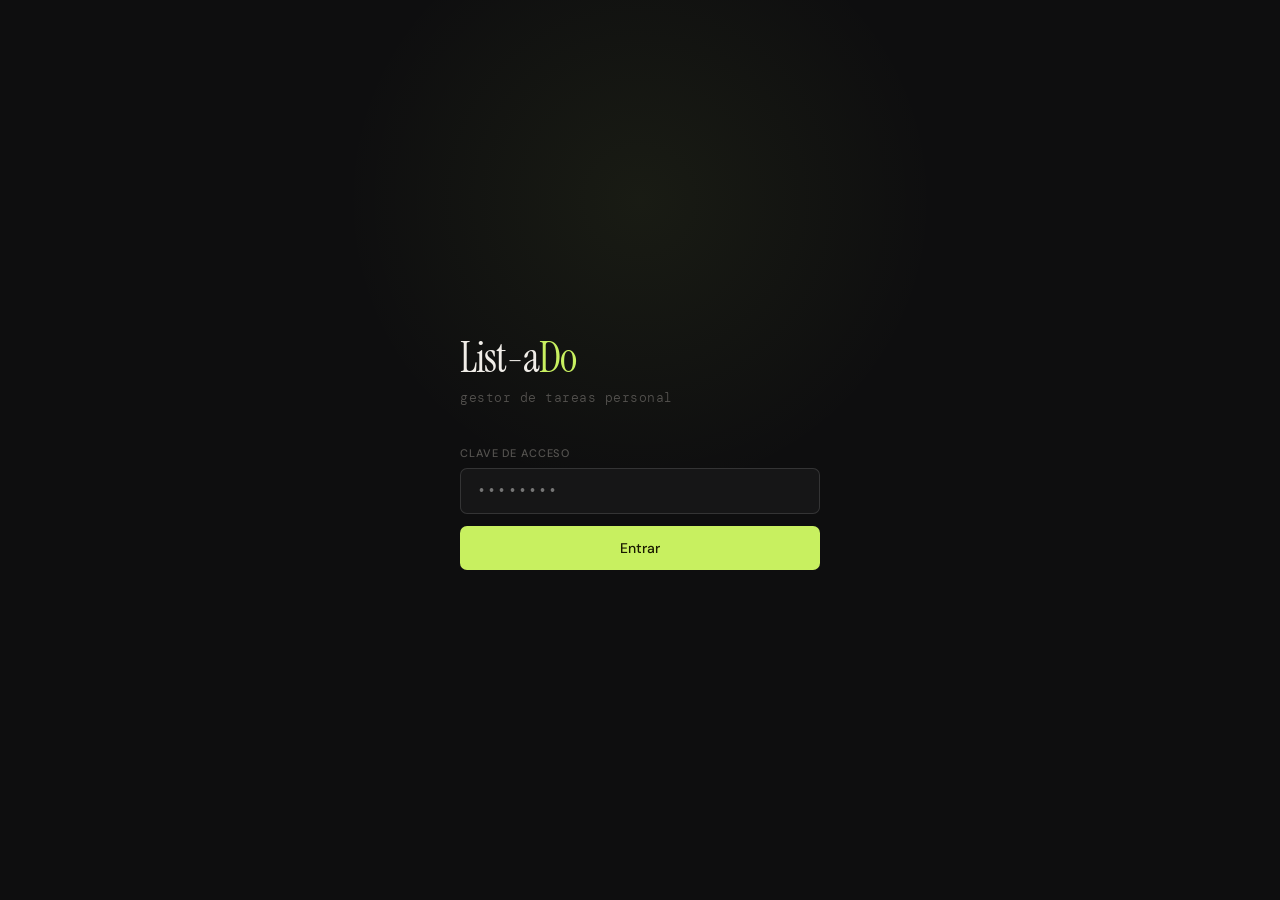
<file: index_v4.html>
<!DOCTYPE html>
<html lang="es">
<head>
<meta charset="UTF-8" />
<meta name="viewport" content="width=device-width, initial-scale=1.0" />
<title>List-aDo</title>
<link rel="preconnect" href="https://fonts.googleapis.com" />
<link href="https://fonts.googleapis.com/css2?family=Instrument+Serif:ital@0;1&family=DM+Mono:wght@400;500&family=DM+Sans:wght@300;400;500&display=swap" rel="stylesheet" />
<style>
:root {
  --bg: #0e0e0f;
  --surface: #161617;
  --surface2: #1e1e20;
  --border: rgba(255,255,255,0.07);
  --border2: rgba(255,255,255,0.13);
  --text: #f0ede8;
  --text2: #8a8784;
  --text3: #555350;
  --accent: #c8f060;
  --accent-dim: rgba(200,240,96,0.12);
  --accent-text: #1a1a00;
  --red: #ff5f5f;
  --red-dim: rgba(255,95,95,0.1);
  --radius: 12px;
  --radius-sm: 7px;
}
*,*::before,*::after{box-sizing:border-box;margin:0;padding:0}
html{font-size:16px;-webkit-font-smoothing:antialiased}
body{background:var(--bg);color:var(--text);font-family:'DM Sans',sans-serif;font-weight:300;min-height:100vh}

#login-screen{min-height:100vh;display:flex;align-items:center;justify-content:center;padding:2rem;position:relative;overflow:hidden}
#login-screen::before{content:'';position:absolute;width:600px;height:600px;background:radial-gradient(circle,rgba(200,240,96,0.06) 0%,transparent 70%);top:-100px;left:50%;transform:translateX(-50%);pointer-events:none}
.login-card{width:100%;max-width:360px;animation:fadeUp .5s ease both}
.login-logo{font-family:'Instrument Serif',serif;font-size:42px;color:var(--text);margin-bottom:4px;letter-spacing:-1px}
.login-logo span{color:var(--accent)}
.login-sub{font-size:13px;color:var(--text3);margin-bottom:2.5rem;font-family:'DM Mono',monospace;letter-spacing:.04em}
.login-label{font-size:11px;color:var(--text3);text-transform:uppercase;letter-spacing:.08em;margin-bottom:8px;font-weight:500}
.login-input{width:100%;background:var(--surface);border:1px solid var(--border2);border-radius:var(--radius-sm);padding:12px 16px;font-size:15px;color:var(--text);font-family:'DM Mono',monospace;letter-spacing:.08em;outline:none;transition:border-color .15s;margin-bottom:12px}
.login-input:focus{border-color:var(--accent)}
.login-btn{width:100%;background:var(--accent);color:var(--accent-text);border:none;border-radius:var(--radius-sm);padding:13px;font-size:14px;font-weight:500;font-family:'DM Sans',sans-serif;cursor:pointer;transition:opacity .15s,transform .1s}
.login-btn:hover{opacity:.88}
.login-btn:active{transform:scale(.98)}
.login-error{font-size:12px;color:var(--red);margin-top:8px;font-family:'DM Mono',monospace;display:none}
.login-error.show{display:block}

#app-screen{display:none;min-height:100vh}
#app-screen.visible{display:block;animation:fadeUp .4s ease both}

.topbar{display:flex;align-items:center;justify-content:space-between;padding:1.25rem 1.5rem;border-bottom:1px solid var(--border);position:sticky;top:0;background:rgba(14,14,15,.93);backdrop-filter:blur(12px);z-index:10}
.topbar-logo{font-family:'Instrument Serif',serif;font-size:22px;letter-spacing:-.5px;color:var(--text)}
.topbar-logo span{color:var(--accent)}
.topbar-right{display:flex;align-items:center;gap:10px}
.stats-pill{display:flex;gap:1px;background:var(--border);border-radius:20px;overflow:hidden;font-family:'DM Mono',monospace;font-size:11px}
.stat-item{padding:5px 11px;background:var(--surface);color:var(--text2);white-space:nowrap}
.stat-item span{color:var(--text);font-weight:500}
.stat-item.over span{color:var(--red)}
.logout-btn{background:transparent;border:1px solid var(--border2);border-radius:var(--radius-sm);padding:5px 12px;color:var(--text3);font-size:12px;cursor:pointer;font-family:'DM Sans',sans-serif;transition:all .12s}
.logout-btn:hover{color:var(--text2)}

.main{padding:1.5rem;max-width:760px;margin:0 auto}

.cat-bar{display:flex;gap:6px;margin-bottom:1.5rem;flex-wrap:wrap;align-items:center}
.cat-btn{background:transparent;border:1px solid var(--border);border-radius:20px;padding:6px 14px;font-size:12px;color:var(--text3);cursor:pointer;font-family:'DM Sans',sans-serif;transition:all .12s;white-space:nowrap;display:flex;align-items:center;gap:5px}
.cat-btn:hover{border-color:var(--border2);color:var(--text2)}
.cat-btn.active{background:var(--accent);color:var(--accent-text);border-color:var(--accent);font-weight:500}
.cat-count{font-size:10px;opacity:.7}
.new-cat-btn{background:transparent;border:1px dashed var(--border2);border-radius:20px;padding:6px 14px;font-size:12px;color:var(--text3);cursor:pointer;font-family:'DM Sans',sans-serif;transition:all .12s}
.new-cat-btn:hover{border-color:var(--border2);color:var(--text2)}

.view-header{display:flex;align-items:center;justify-content:space-between;margin-bottom:1rem;gap:12px;flex-wrap:wrap}
.view-title{font-family:'Instrument Serif',serif;font-size:26px;letter-spacing:-.3px;color:var(--text)}
.view-title.today-title{color:var(--accent)}
.view-actions{display:flex;gap:8px;align-items:center}
.search-wrap{position:relative}
.search-inp{background:var(--surface);border:1px solid var(--border);border-radius:20px;padding:6px 14px 6px 32px;font-size:12px;color:var(--text);font-family:'DM Sans',sans-serif;outline:none;transition:border-color .12s;width:180px}
.search-inp:focus{border-color:var(--border2)}
.search-icon{position:absolute;left:11px;top:50%;transform:translateY(-50%);color:var(--text3);font-size:13px;pointer-events:none}
.new-task-btn{background:var(--accent);color:var(--accent-text);border:none;border-radius:var(--radius-sm);padding:8px 16px;font-size:13px;font-weight:500;font-family:'DM Sans',sans-serif;cursor:pointer;transition:opacity .15s,transform .1s;white-space:nowrap}
.new-task-btn:hover{opacity:.85}
.new-task-btn:active{transform:scale(.97)}

.tasks-list{display:flex;flex-direction:column;gap:6px;min-height:60px}

.task-card{background:var(--surface);border:1px solid var(--border);border-radius:var(--radius);padding:14px 16px;display:flex;gap:12px;align-items:flex-start;position:relative;user-select:none;transition:border-color .15s,opacity .25s}
.task-card:hover{border-color:var(--border2)}
.task-card.done-card{opacity:.42}
.task-card.done-card .task-title{color:var(--text3)}
.task-title{font-size:14px;font-weight:400;color:var(--text);margin-bottom:3px;word-break:break-word;line-height:1.4;position:relative}
.task-title::after{
  content:'';
  position:absolute;
  left:0;top:50%;
  height:1.5px;
  background:var(--text3);
  width:100%;
  transform:translateY(-50%) scaleX(0);
  transform-origin:left center;
  transition:none;
  pointer-events:none;
  border-radius:1px;
}
.task-title.striking::after{
  transform:translateY(-50%) scaleX(1);
  transform-origin:left center;
  transition:transform .38s cubic-bezier(.4,0,.2,1);
}
.task-title.struck::after{
  transform:translateY(-50%) scaleX(1);
  transform-origin:left center;
  transition:none;
}
.task-title.unstriking::after{
  animation:strikeUndo .32s cubic-bezier(.4,0,.2,1) forwards;
}
.task-card.dragging{opacity:.35;border-color:var(--accent)}
.task-card.drag-over{border-top:2px solid var(--accent)}
.task-card[data-overdue="true"]{border-left:2px solid var(--red)}

.task-card.anim-in{animation:taskIn .28s cubic-bezier(.25,.8,.25,1) both}
.task-card.anim-out{animation:taskOut .22s ease both;pointer-events:none;overflow:hidden}
.task-card.anim-complete{animation:taskComplete .65s cubic-bezier(.25,.8,.25,1) both}
.task-card.anim-uncomplete{animation:taskUncomplete .3s cubic-bezier(.25,.8,.25,1) both}

.drag-handle{cursor:grab;color:var(--text3);font-size:15px;flex-shrink:0;margin-top:1px;line-height:1;transition:color .1s;padding:1px 2px}
.drag-handle:hover{color:var(--text2)}
.drag-handle:active{cursor:grabbing}

.check-wrap{flex-shrink:0;margin-top:1px}
.check-btn{width:18px;height:18px;border-radius:50%;border:1.5px solid var(--border2);background:transparent;cursor:pointer;display:flex;align-items:center;justify-content:center;transition:all .15s;padding:0}
.check-btn:hover{border-color:var(--accent)}
.check-btn.checked{background:var(--accent);border-color:var(--accent)}
.check-btn.checked svg{opacity:1}
.check-btn svg{width:9px;height:9px;opacity:0;transition:opacity .12s}
.check-btn svg path{stroke:var(--accent-text)}

.task-body{flex:1;min-width:0}
.task-desc{font-size:12px;color:var(--text2);margin-bottom:6px;line-height:1.5}
.task-meta{display:flex;flex-wrap:wrap;gap:5px;align-items:center}
.task-cat-badge{border-radius:20px;padding:2px 9px;font-size:11px;font-family:'DM Mono',monospace;background:var(--surface2);color:var(--text3);border:1px solid var(--border)}
.date-chip{font-size:11px;font-family:'DM Mono',monospace;color:var(--text3)}
.date-chip.overdue{color:var(--red)}

.task-actions{display:flex;gap:4px;opacity:0;transition:opacity .12s;flex-shrink:0}
.task-card:hover .task-actions{opacity:1}
.icon-btn{background:transparent;border:none;border-radius:var(--radius-sm);padding:5px 7px;color:var(--text3);cursor:pointer;font-size:13px;transition:background .1s,color .1s;line-height:1}
.icon-btn:hover{background:var(--surface2);color:var(--text2)}
.icon-btn.del:hover{color:var(--red)}
.icon-btn.add-today:hover{color:var(--accent)}
.icon-btn.rm-today:hover{color:var(--red)}
.overdue-lock{padding:5px 7px;font-size:10px;color:var(--red);font-family:'DM Mono',monospace;opacity:.7}

.del-confirm{background:var(--red-dim);border:1px solid rgba(255,95,95,.2);border-radius:var(--radius-sm);padding:10px 14px;font-size:12px;color:var(--red);display:flex;justify-content:space-between;align-items:center;width:100%;gap:12px}
.del-confirm span{flex:1;line-height:1.4}
.del-actions-row{display:flex;gap:6px;flex-shrink:0}
.del-yes{background:var(--red);color:#fff;border:none;border-radius:var(--radius-sm);padding:5px 12px;font-size:12px;cursor:pointer;font-family:'DM Sans',sans-serif;font-weight:500}
.del-no{background:transparent;border:1px solid rgba(255,95,95,.3);border-radius:var(--radius-sm);padding:5px 10px;font-size:12px;cursor:pointer;color:var(--red);font-family:'DM Sans',sans-serif}

.del-cat-zone{margin-top:2.5rem;padding-top:1.25rem;border-top:1px solid var(--border)}
.del-cat-btn{background:transparent;border:1px solid rgba(255,95,95,.2);border-radius:var(--radius-sm);padding:7px 14px;font-size:12px;color:var(--red);cursor:pointer;font-family:'DM Sans',sans-serif;transition:all .12s}
.del-cat-btn:hover:not(:disabled){background:var(--red-dim)}
.del-cat-btn:disabled{opacity:.3;cursor:not-allowed}
.del-cat-note{font-size:11px;color:var(--text3);margin-top:6px;font-family:'DM Mono',monospace}

.empty{text-align:center;padding:3.5rem 1rem;color:var(--text3)}
.empty-icon{font-family:'Instrument Serif',serif;font-size:40px;color:var(--border2);margin-bottom:10px;font-style:italic}
.empty p{font-size:13px;line-height:1.7}

.modal-bg{position:fixed;inset:0;background:rgba(0,0,0,.6);backdrop-filter:blur(4px);display:flex;align-items:center;justify-content:center;z-index:100;opacity:0;pointer-events:none;transition:opacity .2s;padding:1rem}
.modal-bg.open{opacity:1;pointer-events:all}
.modal{background:var(--surface);border:1px solid var(--border2);border-radius:var(--radius);padding:1.75rem;width:100%;max-width:460px;max-height:90vh;overflow-y:auto;transform:translateY(16px) scale(.97);transition:transform .22s cubic-bezier(.25,.8,.25,1)}
.modal-bg.open .modal{transform:translateY(0) scale(1)}
.modal-title{font-family:'Instrument Serif',serif;font-size:22px;margin-bottom:1.5rem;color:var(--text);letter-spacing:-.3px}
.field{margin-bottom:1.1rem}
.field-label{display:block;font-size:10px;color:var(--text3);text-transform:uppercase;letter-spacing:.1em;font-weight:500;margin-bottom:6px}
.field input,.field textarea,.field select{width:100%;background:var(--bg);border:1px solid var(--border2);border-radius:var(--radius-sm);padding:10px 12px;font-size:14px;color:var(--text);font-family:'DM Sans',sans-serif;font-weight:300;outline:none;transition:border-color .12s;resize:vertical}
.field input:focus,.field textarea:focus,.field select:focus{border-color:rgba(200,240,96,.5)}
.field input[type="date"]{color-scheme:dark}
.field select option{background:var(--surface)}
.modal-actions{display:flex;gap:8px;justify-content:flex-end;margin-top:1.5rem}
.btn-cancel{background:transparent;border:1px solid var(--border2);border-radius:var(--radius-sm);padding:9px 18px;font-size:13px;color:var(--text3);cursor:pointer;font-family:'DM Sans',sans-serif;transition:all .12s}
.btn-cancel:hover{color:var(--text2)}
.btn-save{background:var(--accent);color:var(--accent-text);border:none;border-radius:var(--radius-sm);padding:9px 22px;font-size:13px;font-weight:500;font-family:'DM Sans',sans-serif;cursor:pointer;transition:opacity .15s}
.btn-save:hover{opacity:.85}

.loading-wrap{display:flex;align-items:center;justify-content:center;padding:3rem;gap:8px;color:var(--text3);font-size:13px;font-family:'DM Mono',monospace}
.dot{width:5px;height:5px;border-radius:50%;background:var(--accent);animation:pulse 1.2s ease-in-out infinite}
.dot:nth-child(2){animation-delay:.2s}
.dot:nth-child(3){animation-delay:.4s}

.toast{position:fixed;bottom:1.5rem;left:50%;transform:translateX(-50%) translateY(16px);background:var(--surface2);border:1px solid var(--border2);color:var(--text);padding:10px 20px;border-radius:20px;font-size:13px;font-family:'DM Mono',monospace;opacity:0;transition:all .25s;z-index:200;pointer-events:none;white-space:nowrap}
.toast.show{opacity:1;transform:translateX(-50%) translateY(0)}

@keyframes fadeUp{from{opacity:0;transform:translateY(14px)}to{opacity:1;transform:translateY(0)}}
@keyframes pulse{0%,100%{opacity:.2;transform:scale(.8)}50%{opacity:1;transform:scale(1.2)}}
@keyframes taskIn{from{opacity:0;transform:translateY(8px) scale(.98)}to{opacity:1;transform:translateY(0) scale(1)}}
@keyframes taskOut{0%{opacity:1;max-height:120px;padding-top:14px;padding-bottom:14px;margin-bottom:6px}100%{opacity:0;max-height:0;padding-top:0;padding-bottom:0;margin-bottom:0;transform:translateX(8px)}}
@keyframes taskComplete{
  0%   { transform:scale(1);       background:var(--surface); }
  18%  { transform:scale(1.032);   background:rgba(200,240,96,0.13); box-shadow:0 0 0 2px rgba(200,240,96,0.25); }
  45%  { transform:scale(0.988);   background:rgba(200,240,96,0.06); box-shadow:0 0 0 0px transparent; }
  72%  { transform:scale(1.008); }
  100% { transform:scale(1);       background:var(--surface); }
}
@keyframes taskUncomplete{0%{transform:scale(.98);opacity:.42}50%{transform:scale(1.015)}100%{transform:scale(1);opacity:1}}
@keyframes strikeUndo{from{transform:translateY(-50%) scaleX(1);transform-origin:right center}to{transform:translateY(-50%) scaleX(0);transform-origin:right center}}
@keyframes confettiPop{0%{transform:translate(0,0) rotate(0deg);opacity:1}100%{transform:translate(var(--tx),var(--ty)) rotate(var(--r));opacity:0}}
@keyframes rippleOut{0%{width:18px;height:18px;opacity:.9;border-width:2px}100%{width:52px;height:52px;opacity:0;border-width:1px}}

.global-search-btn{background:transparent;border:1px dashed var(--border2);border-radius:20px;padding:6px 12px;font-size:14px;color:var(--text3);cursor:pointer;transition:all .12s;line-height:1}
.global-search-btn:hover{color:var(--accent);border-color:var(--accent)}
.global-search-btn.active{color:var(--accent);border-color:var(--accent);background:var(--accent-dim)}

.global-search-panel{background:var(--surface);border:1px solid var(--border2);border-radius:var(--radius);padding:1rem 1.25rem;margin-bottom:1.25rem;animation:fadeUp .2s ease both}
.global-search-row{display:flex;gap:8px;align-items:center;margin-bottom:.75rem;flex-wrap:wrap}
.global-search-inp{flex:1;min-width:180px;background:var(--bg);border:1px solid var(--border2);border-radius:var(--radius-sm);padding:9px 14px;font-size:14px;color:var(--text);font-family:'DM Sans',sans-serif;font-weight:300;outline:none;transition:border-color .12s}
.global-search-inp:focus{border-color:rgba(200,240,96,.5)}
.global-search-filters{display:flex;gap:5px;flex-wrap:wrap}
.gsf-btn{background:transparent;border:1px solid var(--border);border-radius:20px;padding:5px 12px;font-size:11px;color:var(--text3);cursor:pointer;font-family:'DM Mono',monospace;transition:all .12s;white-space:nowrap}
.gsf-btn:hover{border-color:var(--border2);color:var(--text2)}
.gsf-btn.active{background:var(--accent-dim);border-color:var(--accent);color:var(--accent)}
.global-search-results{display:flex;flex-direction:column;gap:5px;max-height:420px;overflow-y:auto}
.gsr-empty{text-align:center;padding:1.5rem;color:var(--text3);font-size:13px;font-family:'DM Mono',monospace}
.gsr-item{background:var(--surface2);border:1px solid var(--border);border-radius:var(--radius-sm);padding:10px 14px;cursor:pointer;transition:border-color .12s}
.gsr-item:hover{border-color:var(--border2)}
.gsr-type{font-size:10px;text-transform:uppercase;letter-spacing:.08em;font-family:'DM Mono',monospace;color:var(--text3);margin-bottom:3px}
.gsr-name{font-size:13px;color:var(--text);line-height:1.4}
.gsr-sub{font-size:11px;color:var(--text2);margin-top:2px;line-height:1.4}
.gsr-name mark,.gsr-sub mark{background:var(--accent-dim);color:var(--accent);border-radius:2px;padding:0 1px}

.cat-btn[data-cat]{cursor:grab}
.cat-btn[data-cat]:active{cursor:grabbing}
.cat-drag-hint{font-size:10px;color:var(--text3);font-family:'DM Mono',monospace;padding:4px 8px;opacity:.6}

@keyframes taskComplete{
  0%   { transform:scale(1);       background:var(--surface); box-shadow: 0 0 0 0 transparent; }
  12%  { transform:scale(1.042);   background:rgba(200,240,96,0.18); box-shadow:0 0 0 3px rgba(200,240,96,0.28); }
  30%  { transform:scale(0.982);   background:rgba(200,240,96,0.09); box-shadow:0 0 0 6px rgba(200,240,96,0.06); }
  55%  { transform:scale(1.012);   background:rgba(200,240,96,0.04); box-shadow:0 0 0 0 transparent; }
  78%  { transform:scale(0.997); }
  100% { transform:scale(1);       background:var(--surface); }
}

@media(max-width:520px){
  .stats-pill{display:none}
  .topbar,.main{padding:1rem}
  .modal{padding:1.25rem}
  .search-inp{width:130px}
  .global-search-panel{padding:.75rem}
}
</style>
</head>
<body>

<div id="login-screen">
  <div class="login-card">
    <div class="login-logo">List-a<span>Do</span></div>
    <div class="login-sub">gestor de tareas personal</div>
    <div class="login-label">Clave de acceso</div>
    <input class="login-input" type="password" id="key-inp" placeholder="••••••••" autocomplete="current-password" />
    <div class="login-error" id="login-error">Clave incorrecta. Intentá de nuevo.</div>
    <button class="login-btn" onclick="doLogin()">Entrar</button>
  </div>
</div>

<div id="app-screen">
  <div class="topbar">
    <div class="topbar-logo">List-a<span>Do</span></div>
    <div class="topbar-right">
      <div class="stats-pill">
        <div class="stat-item">Total <span id="s-total">0</span></div>
        <div class="stat-item">Pendientes <span id="s-pend">0</span></div>
        <div class="stat-item over">Vencidas <span id="s-over">0</span></div>
      </div>
      <button class="logout-btn" onclick="doLogout()">Salir</button>
    </div>
  </div>
  <div class="main">
    <div class="cat-bar" id="cat-bar"></div>
    <div id="view-container">
      <div class="loading-wrap"><div class="dot"></div><div class="dot"></div><div class="dot"></div></div>
    </div>
  </div>
</div>

<!-- Task modal -->
<div class="modal-bg" id="task-modal-bg" onclick="if(event.target.id==='task-modal-bg')closeTaskModal()">
  <div class="modal">
    <div class="modal-title" id="task-modal-title">Nueva tarea</div>
    <div class="field"><label class="field-label">Título</label><input type="text" id="f-title" placeholder="¿Qué tenés que hacer?" /></div>
    <div class="field"><label class="field-label">Descripción (opcional)</label><textarea id="f-desc" rows="2" placeholder="Detalles..."></textarea></div>
    <div class="field"><label class="field-label">Lista</label><select id="f-category"></select></div>
    <div class="field"><label class="field-label">Vencimiento (opcional)</label><input type="date" id="f-due" /></div>
    <div class="modal-actions">
      <button class="btn-cancel" onclick="closeTaskModal()">Cancelar</button>
      <button class="btn-save" onclick="saveTask()">Guardar</button>
    </div>
  </div>
</div>

<!-- New category modal -->
<div class="modal-bg" id="cat-modal-bg" onclick="if(event.target.id==='cat-modal-bg')closeCatModal()">
  <div class="modal" style="max-width:360px">
    <div class="modal-title">Nueva lista</div>
    <div class="field">
      <label class="field-label">Nombre</label>
      <input type="text" id="cat-name-inp" placeholder="Ej: Proyectos, Compras..." onkeydown="if(event.key==='Enter'){saveCategory();event.preventDefault()}" />
    </div>
    <div class="modal-actions">
      <button class="btn-cancel" onclick="closeCatModal()">Cancelar</button>
      <button class="btn-save" onclick="saveCategory()">Crear lista</button>
    </div>
  </div>
</div>

<!-- Rename category modal -->
<div class="modal-bg" id="rename-cat-modal-bg" onclick="if(event.target.id==='rename-cat-modal-bg')closeRenameCatModal()">
  <div class="modal" style="max-width:360px">
    <div class="modal-title">Renombrar lista</div>
    <div class="field">
      <label class="field-label">Nuevo nombre</label>
      <input type="text" id="rename-cat-inp" placeholder="Nombre de la lista..." onkeydown="if(event.key==='Enter'){saveRenameCategory();event.preventDefault()}" />
    </div>
    <div class="modal-actions">
      <button class="btn-cancel" onclick="closeRenameCatModal()">Cancelar</button>
      <button class="btn-save" onclick="saveRenameCategory()">Guardar</button>
    </div>
  </div>
</div>

<!-- Global search panel (injected dynamically) -->

<div class="toast" id="toast"></div>

<script>
const API = 'https://script.google.com/macros/s/AKfycbzpJgvkbJ2JQkKUwOHL1XPRMM5_eOh9SjfLEBxlKesIswJ3DXVj63q_LsmdMRXkWLBy/exec';
const SECRET = '20002600!?';
const LKEY = 'listado_key';
const TKEY = 'listado_today';
const CKEY = 'listado_cat_colors';

const CAT_PALETTE = [
  { bg: 'rgba(120,180,255,0.13)', border: 'rgba(120,180,255,0.35)', text: '#7ab4ff' },
  { bg: 'rgba(180,140,255,0.13)', border: 'rgba(180,140,255,0.35)', text: '#b48cff' },
  { bg: 'rgba(255,170,100,0.13)', border: 'rgba(255,170,100,0.35)', text: '#ffaa64' },
  { bg: 'rgba(80,210,160,0.13)',  border: 'rgba(80,210,160,0.35)',  text: '#50d2a0' },
  { bg: 'rgba(255,130,130,0.13)', border: 'rgba(255,130,130,0.35)', text: '#ff8282' },
  { bg: 'rgba(255,220,80,0.13)',  border: 'rgba(255,220,80,0.35)',  text: '#ffd040' },
  { bg: 'rgba(100,210,230,0.13)', border: 'rgba(100,210,230,0.35)', text: '#64d2e6' },
  { bg: 'rgba(240,140,200,0.13)', border: 'rgba(240,140,200,0.35)', text: '#f08cc8' },
];

let catColors = {};

function loadCatColors() {
  try { catColors = JSON.parse(localStorage.getItem(CKEY) || '{}'); } catch(e) { catColors = {}; }
}
function saveCatColors() { localStorage.setItem(CKEY, JSON.stringify(catColors)); }
function assignCatColor(name) {
  if (catColors[name]) return catColors[name];
  const usedIndexes = Object.values(catColors).map(c => c.idx);
  let idx = 0;
  while (usedIndexes.includes(idx) && idx < CAT_PALETTE.length - 1) idx++;
  catColors[name] = { idx, ...CAT_PALETTE[idx] };
  saveCatColors();
  return catColors[name];
}
function getCatColor(name) {
  return catColors[name] || assignCatColor(name);
}

let tasks = [], categories = [], currentCat = 'today', editingId = null;
let todayIds = new Set();
let dragSrcId = null;
let listDragSrc = null;
let listOrder = []; // persisted order of categories
let searchState = { query: '', filter: 'all' }; // global search state
let listSearchQuery = ''; // per-list search
const LORDER_KEY = 'listado_list_order';
const GLOBAL_SEARCH_OPEN_KEY = 'listado_gsearch';

// AUTH
function doLogin() {
  const v = document.getElementById('key-inp').value;
  if (v === SECRET) {
    localStorage.setItem(LKEY, v);
    document.getElementById('login-screen').style.display = 'none';
    document.getElementById('app-screen').classList.add('visible');
    init();
  } else {
    const err = document.getElementById('login-error');
    const inp = document.getElementById('key-inp');
    err.classList.add('show');
    inp.style.borderColor = 'var(--red)';
    setTimeout(() => { err.classList.remove('show'); inp.style.borderColor = ''; }, 2500);
  }
}
function doLogout() { localStorage.removeItem(LKEY); location.reload(); }

// API
async function api(params) {
  const url = new URL(API);
  params.key = SECRET;
  Object.entries(params).forEach(([k,v]) => url.searchParams.set(k, String(v)));
  try { return await (await fetch(url.toString())).json(); }
  catch(e) { return { error: e.message }; }
}

// INIT
async function init() {
  loadCatColors();
  const st = localStorage.getItem(TKEY);
  if (st) todayIds = new Set(JSON.parse(st));
  const lo = localStorage.getItem(LORDER_KEY);
  if (lo) { try { listOrder = JSON.parse(lo); } catch(e) { listOrder = []; } }
  renderCatBar();
  document.getElementById('view-container').innerHTML = '<div class="loading-wrap"><div class="dot"></div><div class="dot"></div><div class="dot"></div></div>';
  const [cats, tks] = await Promise.all([api({action:'getCategories'}), api({action:'getTasks'})]);
  if (Array.isArray(cats)) {
    categories = cats;
    // Merge listOrder with actual categories
    categories.forEach(c => assignCatColor(c));
    syncListOrder();
  }
  if (Array.isArray(tks)) { tasks = tks; checkOverdue(); }
  updateStats(); renderCatBar(); renderView();
}

function syncListOrder() {
  // Keep listOrder in sync: remove deleted cats, append new ones
  listOrder = listOrder.filter(c => categories.includes(c));
  categories.forEach(c => { if (!listOrder.includes(c)) listOrder.push(c); });
  localStorage.setItem(LORDER_KEY, JSON.stringify(listOrder));
}

function parseLocalDate(d) {
  if (!d) return null;
  const [y,m,day] = d.split('-').map(Number);
  return new Date(y, m-1, day, 23, 59, 59);
}
function checkOverdue() {
  const now = new Date();
  tasks.forEach(t => {
    if (t.due && !t.done && parseLocalDate(t.due) < now) todayIds.add(t.id);
  });
  saveToday();
}
function saveToday() { localStorage.setItem(TKEY, JSON.stringify([...todayIds])); }
function isOverdue(t) { return !!(t.due && !t.done && parseLocalDate(t.due) < new Date()); }
function fmtDate(d) { if (!d) return ''; const [y,m,day]=d.split('-'); return `${day}/${m}/${y}`; }
function esc(s) { return String(s||'').replace(/&/g,'&amp;').replace(/</g,'&lt;').replace(/>/g,'&gt;').replace(/"/g,'&quot;'); }
function sleep(ms) { return new Promise(r=>setTimeout(r,ms)); }

// STATS
function updateStats() {
  const active = tasks.filter(t=>!t.done);
  document.getElementById('s-total').textContent = active.length;
  document.getElementById('s-pend').textContent = active.filter(t=>!isOverdue(t)).length;
  document.getElementById('s-over').textContent = active.filter(t=>isOverdue(t)).length;
}

// CAT BAR
function renderCatBar() {
  syncListOrder();
  const todayCount = tasks.filter(t=>todayIds.has(t.id)&&!t.done).length;
  let h = `<button class="cat-btn ${currentCat==='today'?'active':''}" onclick="switchCat('today')">Tareas de hoy <span class="cat-count">${todayCount}</span></button>`;
  listOrder.forEach(c => {
    const n = tasks.filter(t=>t.category===c&&!t.done&&!todayIds.has(t.id)).length;
    const col = getCatColor(c);
    const isActive = currentCat === c;
    const style = isActive
      ? `background:${col.bg};border-color:${col.border};color:${col.text};font-weight:500;`
      : `border-color:${col.border};color:${col.text};`;
    h += `<button class="cat-btn ${isActive?'active':''}" style="${style}" draggable="true"
      data-cat="${esc(c)}"
      onclick="switchCat('${esc(c)}')"
      ondragstart="catDragStart(event,'${esc(c)}')"
      ondragover="catDragOver(event)"
      ondrop="catDrop(event,'${esc(c)}')"
      ondragend="catDragEnd()"
    >${esc(c)} <span class="cat-count">${n}</span></button>`;
  });
  h += `<button class="new-cat-btn" onclick="openCatModal()">+ Lista</button>`;
  h += `<button class="global-search-btn" onclick="toggleGlobalSearch()" id="global-search-toggle" title="Búsqueda global">⌕</button>`;
  document.getElementById('cat-bar').innerHTML = h;
}

// LIST DRAG REORDER
function catDragStart(e, cat) {
  listDragSrc = cat;
  e.dataTransfer.effectAllowed = 'move';
  setTimeout(() => { document.querySelectorAll(`.cat-btn[data-cat="${CSS.escape(cat)}"]`).forEach(b=>b.style.opacity='.4'); }, 0);
}
function catDragOver(e) { e.preventDefault(); e.dataTransfer.dropEffect = 'move'; }
function catDrop(e, targetCat) {
  e.preventDefault();
  if (!listDragSrc || listDragSrc === targetCat) return;
  const si = listOrder.indexOf(listDragSrc);
  const ti = listOrder.indexOf(targetCat);
  if (si === -1 || ti === -1) return;
  listOrder.splice(si, 1);
  listOrder.splice(ti, 0, listDragSrc);
  localStorage.setItem(LORDER_KEY, JSON.stringify(listOrder));
  renderCatBar();
}
function catDragEnd() {
  listDragSrc = null;
  document.querySelectorAll('.cat-btn[data-cat]').forEach(b=>b.style.opacity='');
}

function switchCat(c) { currentCat = c; listSearchQuery = ''; renderCatBar(); renderView(); }

// VIEW
function renderView() {
  const vc = document.getElementById('view-container');
  if (currentCat === 'today') {
    const list = tasks.filter(t=>todayIds.has(t.id)).sort((a,b)=>{ if(a.done!==b.done)return a.done?1:-1; return (a.order||0)-(b.order||0); });
    vc.innerHTML = `
      <div class="view-header">
        <div class="view-title today-title">Tareas de hoy</div>
        <div class="view-actions">
          <div class="search-wrap"><span class="search-icon">⌕</span><input class="search-inp" type="text" id="search-inp" placeholder="Buscar..." value="${esc(listSearchQuery)}" /></div>
        </div>
      </div>
      <div class="tasks-list" id="tasks-list"></div>`;
    const inp = document.getElementById('search-inp');
    if (inp) { inp.addEventListener('input', e => { listSearchQuery = e.target.value; applyListSearch(); }); }
    applyListSearch(list);
  } else {
    const list = tasks.filter(t=>t.category===currentCat&&!todayIds.has(t.id)).sort((a,b)=>{ if(a.done!==b.done)return a.done?1:-1; return (a.order||0)-(b.order||0); });
    const hasAny = tasks.some(t=>t.category===currentCat);
    vc.innerHTML = `
      <div class="view-header">
        <div class="view-title">${esc(currentCat)}</div>
        <div class="view-actions">
          <div class="search-wrap"><span class="search-icon">⌕</span><input class="search-inp" type="text" id="search-inp" placeholder="Buscar..." value="${esc(listSearchQuery)}" /></div>
          <button class="icon-btn" onclick="openRenameCatModal('${esc(currentCat)}')" title="Renombrar lista" style="opacity:1;color:var(--text3);font-size:14px;padding:6px 8px;">✎</button>
          <button class="new-task-btn" onclick="openTaskModal()">+ Nueva</button>
        </div>
      </div>
      <div class="tasks-list" id="tasks-list"></div>
      <div class="del-cat-zone">
        <button class="del-cat-btn" onclick="confirmDelCat('${esc(currentCat)}')" ${hasAny?'disabled':''}>Eliminar lista "${esc(currentCat)}"</button>
        ${hasAny?'<p class="del-cat-note">Eliminá todas las tareas para poder borrar esta lista.</p>':''}
      </div>`;
    const inp = document.getElementById('search-inp');
    if (inp) { inp.addEventListener('input', e => { listSearchQuery = e.target.value; applyListSearch(); }); }
    applyListSearch(list);
  }
}

function applyListSearch(baseList) {
  const listEl = document.getElementById('tasks-list');
  if (!listEl) return;
  // If baseList not passed, recalculate from current state
  if (!baseList) {
    if (currentCat === 'today') {
      baseList = tasks.filter(t=>todayIds.has(t.id)).sort((a,b)=>{ if(a.done!==b.done)return a.done?1:-1; return (a.order||0)-(b.order||0); });
    } else {
      baseList = tasks.filter(t=>t.category===currentCat&&!todayIds.has(t.id)).sort((a,b)=>{ if(a.done!==b.done)return a.done?1:-1; return (a.order||0)-(b.order||0); });
    }
  }
  const q = listSearchQuery.toLowerCase().trim();
  const filtered = q ? baseList.filter(t=>t.title.toLowerCase().includes(q)||(t.desc||'').toLowerCase().includes(q)) : baseList;
  if (q && !filtered.length) {
    listEl.innerHTML = `<div class="empty"><div class="empty-icon">⌕</div><p>No se encontraron tareas para "<strong>${esc(listSearchQuery)}</strong>".</p></div>`;
    return;
  }
  populateList(filtered, currentCat);
}

function populateList(list, viewCat) {
  const el = document.getElementById('tasks-list');
  if (!el) return;
  if (!list.length) {
    el.innerHTML = `<div class="empty"><div class="empty-icon">✓</div><p>${viewCat==='today'?'No hay tareas para hoy.<br>Agregá desde cada lista con el ícono ☀':'Sin tareas en esta lista todavía.'}</p></div>`;
    return;
  }
  el.innerHTML = list.map(t=>taskHTML(t,viewCat)).join('');
  requestAnimationFrame(()=>{
    el.querySelectorAll('.task-card').forEach((c,i)=>{
      c.classList.add('anim-in');
      c.style.animationDelay=(i*38)+'ms';
    });
    setupDrag(el, viewCat);
  });
}

function taskHTML(t, viewCat) {
  const over = isOverdue(t);
  const locked = over && todayIds.has(t.id);
  const catCol = getCatColor(t.category||'');
  let meta = '';
  if (viewCat==='today') meta += `<span class="task-cat-badge" style="background:${catCol.bg};border-color:${catCol.border};color:${catCol.text}">${esc(t.category||'')}</span>`;
  if (t.due) meta += `<span class="date-chip ${over?'overdue':''}">${over?'⚠ ':''}${fmtDate(t.due)}</span>`;
  let actions = '';
  if (viewCat==='today') {
    actions += locked
      ? `<span class="overdue-lock" title="Tarea vencida">vencida</span>`
      : `<button class="icon-btn rm-today" onclick="removeToday('${t.id}')" title="Quitar de hoy">↩</button>`;
  } else {
    if (!todayIds.has(t.id)) actions += `<button class="icon-btn add-today" onclick="addToday('${t.id}')" title="Agregar a Tareas de hoy">☀</button>`;
  }
  actions += `<button class="icon-btn" onclick="editTask('${t.id}')" title="Editar">✎</button>`;
  actions += `<button class="icon-btn del" onclick="confirmDel('${t.id}')" title="Eliminar">✕</button>`;
  return `<div class="task-card ${t.done?'done-card':''}" id="tc-${t.id}" data-id="${t.id}" data-overdue="${over}" draggable="true">
    <div class="drag-handle">⠿</div>
    <div class="check-wrap">
      <button class="check-btn ${t.done?'checked':''}" onclick="toggleDone('${t.id}','${viewCat}')">
        <svg viewBox="0 0 9 9" fill="none"><path d="M1.5 4.5L3.5 6.5L7.5 2.5" stroke-width="1.5" stroke-linecap="round" stroke-linejoin="round"/></svg>
      </button>
    </div>
    <div class="task-body">
      <div class="task-title${t.done?' struck':''}">${esc(t.title)}</div>
      ${t.desc?`<div class="task-desc">${esc(t.desc)}</div>`:''}
      <div class="task-meta">${meta}</div>
    </div>
    <div class="task-actions">${actions}</div>
  </div>`;
}

// TODAY
function addToday(id) { todayIds.add(id); saveToday(); renderCatBar(); renderView(); showToast('Agregada a Tareas de hoy'); }
function removeToday(id) {
  const t = tasks.find(x=>x.id===id);
  if (t && isOverdue(t)) { showToast('Las tareas vencidas no se pueden quitar'); return; }
  todayIds.delete(id); saveToday(); renderCatBar(); renderView(); showToast('Quitada de Tareas de hoy');
}

// TOGGLE DONE
async function toggleDone(id, viewCat) {
  const t = tasks.find(x=>x.id===id);
  if (!t) return;
  const card = document.getElementById('tc-'+id);
  const titleEl = card ? card.querySelector('.task-title') : null;
  if (!t.done) {
    t.done = true;
    if (card) {
      card.classList.add('anim-complete');
      spawnConfetti(card);
      playCompleteSound();
      if (titleEl) { titleEl.classList.remove('struck','unstriking'); titleEl.classList.add('striking'); }
      await sleep(650);
      if (titleEl) { titleEl.classList.remove('striking'); titleEl.classList.add('struck'); }
    }
    // When completing from Today view, remove from todayIds
    if (viewCat==='today') { todayIds.delete(id); saveToday(); }
  } else {
    t.done = false;
    if (card) {
      if (titleEl) { titleEl.classList.remove('striking','struck'); titleEl.classList.add('unstriking'); }
      card.classList.add('anim-uncomplete');
      await sleep(320);
    }
    // After unmarking: if task is overdue, force it back into today
    if (isOverdue(t)) { todayIds.add(id); saveToday(); }
  }
  updateStats(); renderCatBar(); renderView();
  api({action:'updateTask', task:JSON.stringify(t)});
}

function playCompleteSound() {
  try {
    const ctx = new (window.AudioContext || window.webkitAudioContext)();
    const now = ctx.currentTime;
    [[523, 0, 0.14], [659, 0.09, 0.14], [784, 0.18, 0.22]].forEach(([freq, delay, dur]) => {
      const osc = ctx.createOscillator();
      const gain = ctx.createGain();
      osc.connect(gain); gain.connect(ctx.destination);
      osc.type = 'sine';
      osc.frequency.setValueAtTime(freq, now + delay);
      gain.gain.setValueAtTime(0, now + delay);
      gain.gain.linearRampToValueAtTime(0.15, now + delay + 0.015);
      gain.gain.exponentialRampToValueAtTime(0.001, now + delay + dur);
      osc.start(now + delay); osc.stop(now + delay + dur + 0.05);
    });
  } catch(e) {}
}

function spawnConfetti(card) {
  const r = card.getBoundingClientRect();
  const cx = r.left + 24, cy = r.top + r.height/2;
  const colors = ['#c8f060','#40d0a0','#f0a030','#ff8080','#7ab4ff','#ffffff'];
  const count = 14;
  for (let i=0; i<count; i++) {
    const d = document.createElement('div');
    const angle = (Math.PI * 2 / count) * i + (Math.random()-.5)*.6;
    const speed = 28 + Math.random() * 44;
    const tx = Math.cos(angle) * speed;
    const ty = Math.sin(angle) * speed - 18 - Math.random()*20;
    const rot = (Math.random()-0.5)*540;
    const size = 4 + Math.random()*5;
    const isCircle = Math.random() > 0.4;
    const delay = i * 22;
    d.style.cssText = `position:fixed;width:${size}px;height:${size}px;border-radius:${isCircle?'50%':'2px'};background:${colors[i%colors.length]};left:${cx+Math.random()*14-7}px;top:${cy}px;pointer-events:none;z-index:9999;--tx:${tx}px;--ty:${ty}px;--r:${rot}deg;animation:confettiPop .75s cubic-bezier(.2,.8,.3,1) both;animation-delay:${delay}ms;opacity:1`;
    document.body.appendChild(d);
    setTimeout(()=>d.remove(), 900+delay);
  }
  // Ripple ring on the check button
  const checkBtn = card.querySelector('.check-btn');
  if (checkBtn) {
    const ripple = document.createElement('div');
    const br = checkBtn.getBoundingClientRect();
    ripple.style.cssText = `position:fixed;left:${br.left+br.width/2}px;top:${br.top+br.height/2}px;transform:translate(-50%,-50%);width:18px;height:18px;border-radius:50%;border:2px solid var(--accent);pointer-events:none;z-index:9999;animation:rippleOut .5s ease both`;
    document.body.appendChild(ripple);
    setTimeout(()=>ripple.remove(), 600);
  }
}

// DRAG & DROP
function setupDrag(listEl, cat) {
  listEl.querySelectorAll('.task-card').forEach(card=>{
    card.addEventListener('dragstart', e=>{ dragSrcId=card.dataset.id; setTimeout(()=>card.classList.add('dragging'),0); e.dataTransfer.effectAllowed='move'; });
    card.addEventListener('dragend', ()=>{ card.classList.remove('dragging'); listEl.querySelectorAll('.task-card').forEach(c=>c.classList.remove('drag-over')); });
    card.addEventListener('dragover', e=>{ e.preventDefault(); if(card.dataset.id===dragSrcId)return; listEl.querySelectorAll('.task-card').forEach(c=>c.classList.remove('drag-over')); card.classList.add('drag-over'); });
    card.addEventListener('drop', e=>{ e.preventDefault(); card.classList.remove('drag-over'); if(dragSrcId&&card.dataset.id!==dragSrcId) reorder(dragSrcId,card.dataset.id,cat); });
  });
}

function reorder(srcId, tgtId, cat) {
  let list = cat==='today'
    ? tasks.filter(t=>todayIds.has(t.id)).sort((a,b)=>(a.order||0)-(b.order||0))
    : tasks.filter(t=>t.category===cat&&!todayIds.has(t.id)).sort((a,b)=>(a.order||0)-(b.order||0));
  const si=list.findIndex(t=>t.id===srcId), ti=list.findIndex(t=>t.id===tgtId);
  if(si===-1||ti===-1) return;
  const [moved]=list.splice(si,1); list.splice(ti,0,moved);
  list.forEach((t,i)=>{ t.order=i; });
  renderCatBar(); renderView();
  list.forEach(t=>api({action:'updateTask',task:JSON.stringify(t)}));
}

// CRUD
function normalizeDue(due) {
  if (!due) return '';
  // If already YYYY-MM-DD, return as-is
  if (/^\d{4}-\d{2}-\d{2}$/.test(due)) return due;
  // Handle garbled format like "16T03:00:00.000Z/04/2026" → extract parts
  // Pattern: dayT.../month/year
  const garbled = due.match(/^(\d{1,2})T[\d:.Z]+\/(\d{1,2})\/(\d{4})$/);
  if (garbled) {
    const [,d,m,y] = garbled;
    return `${y}-${m.padStart(2,'0')}-${d.padStart(2,'0')}`;
  }
  // Try parsing ISO or other formats
  try {
    // For ISO strings with time, extract the date part directly to avoid timezone shift
    const isoMatch = due.match(/^(\d{4})-(\d{2})-(\d{2})T/);
    if (isoMatch) return `${isoMatch[1]}-${isoMatch[2]}-${isoMatch[3]}`;
    const d = new Date(due);
    if (isNaN(d.getTime())) return '';
    const y = d.getFullYear();
    const m = String(d.getMonth()+1).padStart(2,'0');
    const day = String(d.getDate()).padStart(2,'0');
    return `${y}-${m}-${day}`;
  } catch(e) { return ''; }
}

function openTaskModal(task) {
  editingId = task?task.id:null;
  document.getElementById('task-modal-title').textContent = task?'Editar tarea':'Nueva tarea';
  document.getElementById('f-title').value = task?task.title:'';
  document.getElementById('f-desc').value = task?(task.desc||''):'';
  document.getElementById('f-due').value = task?normalizeDue(task.due):'';
  const sel = document.getElementById('f-category');
  sel.innerHTML = categories.map(c=>`<option value="${esc(c)}" ${task&&task.category===c?'selected':''}>${esc(c)}</option>`).join('');
  if (!task && currentCat!=='today') sel.value = currentCat;
  document.getElementById('task-modal-bg').classList.add('open');
  setTimeout(()=>document.getElementById('f-title').focus(),220);
}
function closeTaskModal() { document.getElementById('task-modal-bg').classList.remove('open'); editingId=null; }

async function saveTask() {
  const title = document.getElementById('f-title').value.trim();
  if (!title) { showToast('El título es obligatorio'); return; }
  const category = document.getElementById('f-category').value;
  if (!category) { showToast('Seleccioná una lista'); return; }
  const currentEditingId = editingId;
  const existing = currentEditingId ? tasks.find(t=>t.id===currentEditingId) : null;
  const maxOrder = tasks.filter(t=>t.category===category).reduce((m,t)=>Math.max(m,t.order||0),-1);
  const task = {
    id: currentEditingId||(Date.now().toString(36)+Math.random().toString(36).slice(2,5)),
    title,
    desc: document.getElementById('f-desc').value.trim(),
    due: document.getElementById('f-due').value||'',
    category,
    done: existing?existing.done:false,
    createdAt: existing?existing.createdAt:Date.now(),
    order: existing?existing.order:maxOrder+1
  };
  closeTaskModal();
  if (currentEditingId) { tasks=tasks.map(t=>t.id===currentEditingId?task:t); showToast('Tarea actualizada'); }
  else { tasks.unshift(task); showToast('Tarea creada'); }
  checkOverdue(); updateStats(); renderCatBar(); renderView();
  api({action:currentEditingId?'updateTask':'saveTask', task:JSON.stringify(task)});
}

function editTask(id) { const t=tasks.find(x=>x.id===id); if(t) openTaskModal(t); }

function confirmDel(id) {
  const t=tasks.find(x=>x.id===id); if(!t) return;
  const card=document.getElementById('tc-'+id); if(!card) return;
  card.innerHTML=`<div class="del-confirm"><span>¿Eliminar "<strong>${esc(t.title)}</strong>"?</span><div class="del-actions-row"><button class="del-no" onclick="renderView()">No</button><button class="del-yes" onclick="doDelete('${id}')">Eliminar</button></div></div>`;
}

async function doDelete(id) {
  const card=document.getElementById('tc-'+id);
  if(card){card.classList.add('anim-out');await sleep(220);}
  tasks=tasks.filter(t=>t.id!==id); todayIds.delete(id); saveToday();
  updateStats(); renderCatBar(); renderView(); showToast('Tarea eliminada');
  api({action:'deleteTask',id});
}

// CATEGORIES
function openCatModal() { document.getElementById('cat-name-inp').value=''; document.getElementById('cat-modal-bg').classList.add('open'); setTimeout(()=>document.getElementById('cat-name-inp').focus(),220); }
function closeCatModal() { document.getElementById('cat-modal-bg').classList.remove('open'); }

async function saveCategory() {
  const name=document.getElementById('cat-name-inp').value.trim();
  if(!name){showToast('Poné un nombre');return;}
  if(categories.includes(name)){showToast('Ya existe esa lista');return;}
  closeCatModal(); categories.push(name); listOrder.push(name);
  localStorage.setItem(LORDER_KEY, JSON.stringify(listOrder));
  assignCatColor(name); currentCat=name;
  renderCatBar(); renderView(); showToast('Lista creada');
  api({action:'saveCategory',name});
}

function confirmDelCat(cat) {
  if(tasks.some(t=>t.category===cat)){showToast('Eliminá todas las tareas primero');return;}
  if(!confirm(`¿Eliminar la lista "${cat}"?`))return;
  categories=categories.filter(c=>c!==cat);
  listOrder=listOrder.filter(c=>c!==cat);
  localStorage.setItem(LORDER_KEY, JSON.stringify(listOrder));
  currentCat='today';
  renderCatBar(); renderView(); showToast('Lista eliminada');
  api({action:'deleteCategory',name:cat});
}

// RENAME CATEGORY
let renamingCat = null;
function openRenameCatModal(cat) {
  renamingCat = cat;
  document.getElementById('rename-cat-inp').value = cat;
  document.getElementById('rename-cat-modal-bg').classList.add('open');
  setTimeout(()=>document.getElementById('rename-cat-inp').focus(),220);
}
function closeRenameCatModal() { document.getElementById('rename-cat-modal-bg').classList.remove('open'); renamingCat=null; }

async function saveRenameCategory() {
  const newName = document.getElementById('rename-cat-inp').value.trim();
  if (!newName) { showToast('Poné un nombre'); return; }
  if (newName === renamingCat) { closeRenameCatModal(); return; }
  if (categories.includes(newName)) { showToast('Ya existe una lista con ese nombre'); return; }
  const oldName = renamingCat;
  // Update categories array
  categories = categories.map(c => c === oldName ? newName : c);
  // Update listOrder
  listOrder = listOrder.map(c => c === oldName ? newName : c);
  localStorage.setItem(LORDER_KEY, JSON.stringify(listOrder));
  // Update tasks
  tasks.forEach(t => { if (t.category === oldName) t.category = newName; });
  // Update catColors
  if (catColors[oldName]) { catColors[newName] = catColors[oldName]; delete catColors[oldName]; saveCatColors(); }
  // Update currentCat
  if (currentCat === oldName) currentCat = newName;
  closeRenameCatModal();
  // Sync to API: rename category + update all affected tasks
  api({action:'renameCategory', oldName, newName});
  tasks.filter(t=>t.category===newName).forEach(t=>api({action:'updateTask',task:JSON.stringify(t)}));
  updateStats(); renderCatBar(); renderView(); showToast('Lista renombrada');
}

function showToast(msg) {
  const t=document.getElementById('toast'); t.textContent=msg; t.classList.add('show');
  setTimeout(()=>t.classList.remove('show'),2200);
}

// GLOBAL SEARCH
let globalSearchOpen = false;

function toggleGlobalSearch() {
  globalSearchOpen = !globalSearchOpen;
  const btn = document.getElementById('global-search-toggle');
  if (btn) btn.classList.toggle('active', globalSearchOpen);
  renderGlobalSearchPanel();
}

function renderGlobalSearchPanel() {
  const main = document.querySelector('.main');
  let panel = document.getElementById('global-search-panel');
  if (!globalSearchOpen) {
    if (panel) panel.remove();
    return;
  }
  if (!panel) {
    panel = document.createElement('div');
    panel.id = 'global-search-panel';
    panel.className = 'global-search-panel';
    const catBar = document.getElementById('cat-bar');
    catBar.parentNode.insertBefore(panel, catBar.nextSibling);
  }
  const filters = [
    { id: 'all',   label: 'Todo' },
    { id: 'lists', label: 'Listas' },
    { id: 'tasks', label: 'Tareas' },
    { id: 'desc',  label: 'Descripciones' },
  ];
  panel.innerHTML = `
    <div class="global-search-row">
      <input class="global-search-inp" type="text" id="gs-inp" placeholder="Buscar en todo..." autocomplete="off" value="${esc(searchState.query)}" />
    </div>
    <div class="global-search-filters">
      ${filters.map(f=>`<button class="gsf-btn ${searchState.filter===f.id?'active':''}" onclick="setGsFilter('${f.id}')">${f.label}</button>`).join('')}
    </div>
    <div class="global-search-results" id="gs-results" style="margin-top:.75rem"></div>`;
  const inp = document.getElementById('gs-inp');
  if (inp) {
    inp.addEventListener('input', e => { searchState.query = e.target.value; renderGsResults(); });
    // focus without causing layout scroll
    requestAnimationFrame(() => inp.focus());
  }
  renderGsResults();
}

function setGsFilter(f) {
  searchState.filter = f;
  renderGlobalSearchPanel();
}

function highlightMatch(text, q) {
  if (!q) return esc(text);
  const idx = text.toLowerCase().indexOf(q.toLowerCase());
  if (idx === -1) return esc(text);
  return esc(text.slice(0, idx)) + '<mark>' + esc(text.slice(idx, idx+q.length)) + '</mark>' + esc(text.slice(idx+q.length));
}

function renderGsResults() {
  const el = document.getElementById('gs-results');
  if (!el) return;
  const q = searchState.query.trim();
  if (!q) { el.innerHTML = `<div class="gsr-empty">Escribí algo para buscar...</div>`; return; }
  const ql = q.toLowerCase();
  const f = searchState.filter;
  let results = [];

  // Lists
  if (f === 'all' || f === 'lists') {
    listOrder.forEach(c => {
      if (c.toLowerCase().includes(ql)) {
        const n = tasks.filter(t=>t.category===c&&!t.done).length;
        results.push({
          type: 'Lista',
          name: c,
          sub: `${n} tarea${n!==1?'s':''} pendiente${n!==1?'s':''}`,
          action: () => { switchCat(c); toggleGlobalSearch(); },
          matchIn: 'name'
        });
      }
    });
  }

  // Tasks by title
  if (f === 'all' || f === 'tasks') {
    tasks.forEach(t => {
      if (t.title.toLowerCase().includes(ql)) {
        results.push({
          type: 'Tarea',
          name: t.title,
          sub: t.category + (t.desc ? ' · ' + t.desc.slice(0,60) + (t.desc.length>60?'…':'') : ''),
          action: () => { switchCat(t.category); toggleGlobalSearch(); },
          matchIn: 'name'
        });
      }
    });
  }

  // Tasks by description only
  if (f === 'all' || f === 'desc') {
    tasks.forEach(t => {
      if (!t.desc) return;
      // Skip if already included via title match when filter=all
      if ((f === 'all' || f === 'tasks') && t.title.toLowerCase().includes(ql)) return;
      if (t.desc.toLowerCase().includes(ql)) {
        results.push({
          type: 'Descripción',
          name: t.title,
          sub: t.desc,
          action: () => { switchCat(t.category); toggleGlobalSearch(); },
          matchIn: 'sub'
        });
      }
    });
  }

  if (!results.length) {
    el.innerHTML = `<div class="gsr-empty">Sin resultados para "<strong>${esc(q)}</strong>".</div>`;
    return;
  }
  el.innerHTML = results.map((r,i) => `
    <div class="gsr-item" onclick="gsrClick(${i})">
      <div class="gsr-type">${esc(r.type)}</div>
      <div class="gsr-name">${r.matchIn==='name'?highlightMatch(r.name,q):esc(r.name)}</div>
      ${r.sub?`<div class="gsr-sub">${r.matchIn==='sub'?highlightMatch(r.sub,q):esc(r.sub)}</div>`:''}
    </div>`).join('');
  // Store actions for click
  window._gsrActions = results.map(r=>r.action);
}

function gsrClick(i) {
  if (window._gsrActions && window._gsrActions[i]) window._gsrActions[i]();
}

document.addEventListener('keydown',e=>{if(e.key==='Escape'){closeTaskModal();closeCatModal();closeRenameCatModal();if(globalSearchOpen)toggleGlobalSearch();}});
document.getElementById('key-inp').addEventListener('keydown',e=>{if(e.key==='Enter')doLogin();});

const saved=localStorage.getItem(LKEY);
if(saved===SECRET){document.getElementById('login-screen').style.display='none';document.getElementById('app-screen').classList.add('visible');init();}
</script>
</body>
</html>
</file>
<file: styles.css>
/* ─── DESIGN TOKENS ──────────────────────────────────────────────────────── */
:root {
  --bg:          #0b0b0c;
  --surface:     #131314;
  --surface2:    #1c1c1e;
  --surface3:    #232326;
  --border:      rgba(255, 255, 255, 0.075);
  --border2:     rgba(255, 255, 255, 0.15);
  --border3:     rgba(255, 255, 255, 0.22);
  --text:        #f2ede7;
  --text2:       #8a8784;
  --text3:       #4e4c4a;
  --accent:      #c8f060;
  --accent-dim:  rgba(200, 240, 96, 0.12);
  --accent-glow: rgba(200, 240, 96, 0.18);
  --accent-text: #141a00;
  --red:         #ff5f5f;
  --red-dim:     rgba(255, 95, 95, 0.1);
  --yellow:      #f0c040;
  --yellow-dim:  rgba(240, 192, 64, 0.1);
  --radius:      14px;
  --radius-sm:   8px;
  --shadow-sm:   0 2px 8px rgba(0, 0, 0, 0.35);
  --shadow-md:   0 8px 28px rgba(0, 0, 0, 0.55);
  --shadow-lg:   0 16px 48px rgba(0, 0, 0, 0.7);
}

/* ─── RESET & BASE ───────────────────────────────────────────────────────── */
*, *::before, *::after {
  box-sizing: border-box;
  margin: 0;
  padding: 0;
}

html {
  font-size: 25px;
  -webkit-font-smoothing: antialiased;
  scroll-behavior: smooth;
}

body {
  background: var(--bg);
  color: var(--text);
  font-family: 'DM Sans', sans-serif;
  font-weight: 300;
  min-height: 100vh;
}

/* ─── LOGIN ──────────────────────────────────────────────────────────────── */
#login-screen {
  min-height: 100vh;
  display: flex;
  align-items: center;
  justify-content: center;
  padding: 2rem;
  position: relative;
  overflow: hidden;
  background: radial-gradient(ellipse 80% 60% at 50% -10%, rgba(200, 240, 96, 0.055) 0%, transparent 65%),
              var(--bg);
}

#login-screen::before {
  content: '';
  position: absolute;
  width: 700px;
  height: 700px;
  background: radial-gradient(circle, rgba(200, 240, 96, 0.04) 0%, transparent 65%);
  top: -200px;
  left: 50%;
  transform: translateX(-50%);
  pointer-events: none;
  animation: orbBreathe 5s ease-in-out infinite;
}

#login-screen::after {
  content: '';
  position: absolute;
  inset: 0;
  background-image:
    radial-gradient(circle at 20% 80%, rgba(120, 180, 255, 0.025) 0%, transparent 50%),
    radial-gradient(circle at 80% 20%, rgba(200, 140, 255, 0.02) 0%, transparent 50%);
  pointer-events: none;
}

.login-card {
  width: 100%;
  max-width: 360px;
  animation: fadeUp .5s ease both;
  background: var(--surface);
  border: 1px solid var(--border2);
  border-radius: 20px;
  padding: 2.25rem 2rem 2rem;
  box-shadow: var(--shadow-lg), inset 0 1px 0 rgba(255,255,255,0.06);
  position: relative;
  z-index: 1;
}

.login-logo {
  font-family: 'Instrument Serif', serif;
  font-size: 2.625rem;
  color: var(--text);
  margin-bottom: 4px;
  letter-spacing: -1px;
}

.login-logo span {
  color: var(--accent);
}

.login-sub {
  font-size: 0.8125rem;
  color: var(--text3);
  margin-bottom: 2.5rem;
  font-family: 'DM Mono', monospace;
  letter-spacing: .04em;
}

.login-label {
  font-size: 0.6875rem;
  color: var(--text3);
  text-transform: uppercase;
  letter-spacing: .08em;
  margin-bottom: 8px;
  font-weight: 500;
}

.login-input {
  width: 100%;
  background: var(--bg);
  border: 1px solid var(--border2);
  border-radius: var(--radius-sm);
  padding: 12px 16px;
  font-size: 0.9375rem;
  color: var(--text);
  font-family: 'DM Mono', monospace;
  letter-spacing: .08em;
  outline: none;
  transition: border-color .15s, box-shadow .15s;
  margin-bottom: 12px;
}

.login-input:focus {
  border-color: var(--accent);
  box-shadow: 0 0 0 3px var(--accent-glow);
}

.login-btn {
  width: 100%;
  background: var(--accent);
  color: var(--accent-text);
  border: none;
  border-radius: var(--radius-sm);
  padding: 13px;
  font-size: 0.875rem;
  font-weight: 500;
  font-family: 'DM Sans', sans-serif;
  cursor: pointer;
  transition: opacity .15s, transform .1s, box-shadow .15s;
  box-shadow: 0 4px 16px rgba(200, 240, 96, 0.25);
  position: relative;
  overflow: hidden;
}

.login-btn:hover  { opacity: .88; box-shadow: 0 4px 24px rgba(200, 240, 96, 0.40); }
.login-btn:active { transform: scale(.98); }

/* Shimmer — franja de luz que cruza el botón en hover */
.login-btn::after {
  content: '';
  position: absolute;
  top: 0;
  left: -110%;
  width: 60%;
  height: 100%;
  background: linear-gradient(
    105deg,
    transparent 20%,
    rgba(255, 255, 255, 0.28) 50%,
    transparent 80%
  );
  border-radius: inherit;
  pointer-events: none;
  transition: none;
}

.login-btn:hover::after {
  animation: shimmerSlide .52s ease forwards;
}

@keyframes shimmerSlide {
  from { left: -110%; }
  to   { left: 160%; }
}

.login-input-wrap {
  position: relative;
  margin-bottom: 12px;
}

.login-input-wrap .login-input {
  margin-bottom: 0;
  padding-right: 42px;
}

.login-eye-btn {
  position: absolute;
  right: 12px;
  top: 50%;
  transform: translateY(-50%);
  background: none;
  border: none;
  padding: 4px;
  cursor: pointer;
  color: var(--text3);
  line-height: 1;
  transition: color .12s;
  display: flex;
  align-items: center;
}

.login-eye-btn:hover { color: var(--text2); }

.login-error {
  font-size: 0.75rem;
  color: var(--red);
  margin-top: 8px;
  font-family: 'DM Mono', monospace;
  display: none;
}

.login-error.show { display: block; }

/* ─── APP SHELL ──────────────────────────────────────────────────────────── */
#app-screen          { display: none; min-height: 100vh; }
#app-screen.visible  { display: block; animation: fadeUp .4s ease both; }

/* ─── TOPBAR ─────────────────────────────────────────────────────────────── */
.topbar {
  display: flex;
  align-items: center;
  justify-content: space-between;
  padding: 1rem 1.5rem;
  border-bottom: 1px solid var(--border2);
  position: sticky;
  top: 0;
  background: rgba(11, 11, 12, .95);
  backdrop-filter: blur(16px);
  z-index: 200;
  box-shadow: 0 1px 0 rgba(255,255,255,0.04), 0 4px 20px rgba(0,0,0,0.4);
}

.topbar-logo {
  font-family: 'Instrument Serif', serif;
  font-size: 1.4rem;
  letter-spacing: -.5px;
  color: var(--text);
}

.topbar-logo span { color: var(--accent); }

.topbar-logo .topbar-version {
  font-family: 'DM Mono', monospace;
  font-size: 0.5625rem;
  color: var(--text3);
  vertical-align: super;
  margin-left: 4px;
  letter-spacing: 0;
}

.topbar-right {
  display: flex;
  align-items: center;
  gap: 10px;
}

.stats-pill {
  display: flex;
  align-items: center;
  gap: 3px;
  font-family: 'DM Mono', monospace;
}

.stat-item {
  display: flex;
  flex-direction: column;
  align-items: center;
  padding: 5px 13px;
  background: var(--surface2);
  border: 1px solid var(--border2);
  border-radius: var(--radius-sm);
  gap: 1px;
  white-space: nowrap;
  min-width: 60px;
}

.stat-item .stat-label {
  font-size: 0.5rem;
  text-transform: uppercase;
  letter-spacing: .08em;
  color: var(--text3);
  font-weight: 500;
}

.stat-item .stat-val {
  font-size: 1rem;
  font-weight: 500;
  color: var(--text);
  line-height: 1.1;
  letter-spacing: -.03em;
}

.stat-item.over .stat-val  { color: var(--red); }
.stat-item.soon .stat-val  { color: var(--yellow); }
.stat-item.over            { border-color: rgba(255,95,95,.2); background: rgba(255,95,95,.06); }
.stat-item.soon            { border-color: rgba(240,192,64,.2); background: rgba(240,192,64,.05); }

.soon-chip {
  font-size: 0.625rem;
  font-family: 'DM Mono', monospace;
  color: var(--yellow);
  background: var(--yellow-dim);
  border: 1px solid rgba(240, 192, 64, 0.25);
  border-radius: 20px;
  padding: 1px 7px;
}

.logout-btn {
  background: transparent;
  border: 1px solid var(--border2);
  border-radius: var(--radius-sm);
  padding: 5px 12px;
  color: var(--text3);
  font-size: 0.75rem;
  cursor: pointer;
  font-family: 'DM Sans', sans-serif;
  transition: all .12s;
}

.logout-btn:hover { color: var(--text2); border-color: var(--border3); }

/* ─── MAIN CONTENT AREA ──────────────────────────────────────────────────── */
.main {
  padding: 1.5rem;
  max-width: 1100px;
  margin: 0 auto;
  position: relative; /* contexto de posicionamiento para #lg-indicator y #lg-preview */
}

/* ─── CATEGORY BAR ───────────────────────────────────────────────────────── */
.cat-bar {
  display: flex;
  gap: 6px;
  margin-bottom: 1.5rem;
  flex-wrap: wrap;
  align-items: center;
  position: relative; /* contexto de posicionamiento para #lg-indicator y #lg-preview */
}

.cat-btn {
  background: var(--surface2);
  border: 1px solid var(--border2);
  border-radius: 20px;
  padding: 6px 15px;
  font-size: 0.75rem;
  font-weight: 500;       /* fijo en todos — evita reflow al activar */
  color: var(--text2);
  cursor: pointer;
  font-family: 'DM Sans', sans-serif;
  transition: all .15s;
  white-space: nowrap;
  display: flex;
  align-items: center;
  gap: 5px;
  box-shadow: var(--shadow-sm);
}

.cat-btn:hover  { border-color: var(--border3); color: var(--text); background: var(--surface3); }
.cat-btn.active { background: var(--accent); color: var(--accent-text); border-color: var(--accent); box-shadow: 0 0 0 3px var(--accent-glow), var(--shadow-sm); }

.cat-count { font-size: 0.625rem; opacity: .65; }

.new-cat-btn {
  background: transparent;
  border: 1px dashed var(--border2);
  border-radius: 20px;
  padding: 6px 14px;
  font-size: 0.75rem;
  color: var(--text3);
  cursor: pointer;
  font-family: 'DM Sans', sans-serif;
  transition: all .12s;
}

.new-cat-btn:hover { border-color: var(--border3); color: var(--text2); background: var(--surface2); }

.cat-drop-indicator {
  width: 2px;
  height: 26px;
  background: var(--accent);
  border-radius: 2px;
  flex-shrink: 0;
  pointer-events: none;
}

/* ─── VIEW HEADER ────────────────────────────────────────────────────────── */
.view-header {
  display: flex;
  align-items: center;
  justify-content: space-between;
  margin-bottom: 1.1rem;
  gap: 12px;
  flex-wrap: wrap;
  padding-bottom: .9rem;
  border-bottom: 1px solid var(--border);
}

.view-title {
  font-family: 'Instrument Serif', serif;
  font-size: 1.7rem;
  letter-spacing: -.4px;
  color: var(--text);
  will-change: clip-path, opacity;
  transition: clip-path .15s ease, opacity .15s ease;
  clip-path: inset(0% 0% 0% 0%);
}

.view-leaving .view-title {
  clip-path: inset(50% 0% 50% 0%);
  opacity: 0;
}

.view-title.today-title { color: var(--accent); }

.view-actions {
  display: flex;
  gap: 8px;
  align-items: center;
}

.search-wrap { position: relative; }

.search-inp {
  background: var(--surface2);
  border: 1px solid var(--border2);
  border-radius: 20px;
  padding: 6px 14px 6px 32px;
  font-size: 0.75rem;
  color: var(--text);
  font-family: 'DM Sans', sans-serif;
  outline: none;
  transition: border-color .12s, box-shadow .12s;
  width: 180px;
}

.search-inp:focus { border-color: var(--border3); box-shadow: 0 0 0 3px var(--accent-glow); }

.search-icon {
  position: absolute;
  left: 11px;
  top: 50%;
  transform: translateY(-50%);
  color: var(--text3);
  font-size: 0.8125rem;
  pointer-events: none;
}

.new-task-btn {
  background: var(--accent);
  color: var(--accent-text);
  border: none;
  border-radius: var(--radius-sm);
  padding: 8px 16px;
  font-size: 0.8125rem;
  font-weight: 500;
  font-family: 'DM Sans', sans-serif;
  cursor: pointer;
  transition: opacity .15s, transform .1s, box-shadow .15s;
  white-space: nowrap;
  box-shadow: 0 3px 12px rgba(200, 240, 96, 0.22);
  position: relative;
  overflow: hidden;
}

.new-task-btn:hover  { opacity: .88; box-shadow: 0 4px 20px rgba(200, 240, 96, 0.38); }
.new-task-btn:active { transform: scale(.97); }

.new-task-btn::after {
  content: '';
  position: absolute;
  top: 0;
  left: -110%;
  width: 60%;
  height: 100%;
  background: linear-gradient(105deg, transparent 20%, rgba(255,255,255,0.28) 50%, transparent 80%);
  border-radius: inherit;
  pointer-events: none;
}

.new-task-btn:hover::after { animation: shimmerSlide .52s ease forwards; }

/* ─── TASK CARDS ─────────────────────────────────────────────────────────── */
#view-container {
  transition: opacity .15s ease;
}
#view-container.view-leaving {
  opacity: 0;
  pointer-events: none;
}

.tasks-list {
  display: flex;
  flex-direction: column;
  gap: 8px;
  min-height: 60px;
}

.task-card {
  background: linear-gradient(160deg, var(--surface2) 0%, var(--surface) 100%);
  border: 1px solid var(--border2);
  border-radius: var(--radius);
  padding: 14px 16px;
  display: flex;
  gap: 12px;
  align-items: flex-start;
  position: relative;
  user-select: none;
  transition: border-color .15s, opacity .25s, transform .18s cubic-bezier(.25, .8, .25, 1), box-shadow .18s, margin-top .12s ease;
  box-shadow: var(--shadow-sm), inset 0 1px 0 rgba(255,255,255,0.05);
}

.task-card:hover                  { border-color: var(--card-glow, var(--border3)); transform: translateY(-3px); box-shadow: var(--shadow-md), inset 0 1px 0 rgba(255,255,255,0.07), 0 0 0 1px rgba(255,255,255,0.06), 0 0 18px -4px var(--card-glow, transparent); }
.task-card.done-card              { opacity: .38; }
.task-card.done-card:hover        { transform: none; box-shadow: var(--shadow-sm), inset 0 1px 0 rgba(255,255,255,0.05); border-color: var(--border2); }
.task-card.done-card .task-title  { color: var(--text3); }
.task-card.dragging               { opacity: .3; border-color: var(--accent); box-shadow: 0 0 0 2px var(--accent-glow); }

/* Drop indicator: gap + línea animada sobre la card destino */
.task-card.drag-over              { margin-top: 18px; }
.task-card.drag-over::before {
  content: '';
  position: absolute;
  top: -13px;
  left: 0;
  right: 0;
  height: 2px;
  border-radius: 2px;
  background: var(--accent);
  box-shadow: 0 0 6px var(--accent-glow);
  animation: dropIndicatorIn .12s ease both;
}
@keyframes dropIndicatorIn {
  from { opacity: 0; transform: scaleX(.7); }
  to   { opacity: 1; transform: scaleX(1); }
}
.task-card.drag-over              { border-top: 2px solid var(--accent); }
.task-card[data-overdue="true"]   { border-left: 3px solid var(--red); background: linear-gradient(160deg, rgba(255,95,95,0.06) 0%, var(--surface) 40%); }

/* Task card — strikethrough animation */
.task-title {
  font-size: 0.875rem;
  font-weight: 400;
  color: var(--text);
  margin-bottom: 3px;
  word-break: break-word;
  line-height: 1.4;
  position: relative;
}

.task-title::after {
  content: '';
  position: absolute;
  left: 0;
  top: 50%;
  height: 1.5px;
  background: var(--text3);
  width: 100%;
  transform: translateY(-50%) scaleX(0);
  transform-origin: left center;
  transition: none;
  pointer-events: none;
  border-radius: 1px;
}

.task-title.striking::after {
  transform: translateY(-50%) scaleX(1);
  transform-origin: left center;
  transition: transform .38s cubic-bezier(.4, 0, .2, 1);
}

.task-title.struck::after {
  transform: translateY(-50%) scaleX(1);
  transform-origin: left center;
  transition: none;
}

.task-title.unstriking::after {
  animation: strikeUndo .32s cubic-bezier(.4, 0, .2, 1) forwards;
}

/* Task card — animations */
.task-card.anim-in         { animation: taskIn .28s cubic-bezier(.25, .8, .25, 1) both; }
.task-card.anim-out        { animation: taskOut .22s ease both; pointer-events: none; overflow: hidden; }
.task-card.anim-complete   { animation: taskComplete .65s cubic-bezier(.25, .8, .25, 1) both; }
.task-card.anim-uncomplete { animation: taskUncomplete .3s cubic-bezier(.25, .8, .25, 1) both; }

/* ─── SWIPE REVEAL ───────────────────────────────────────────────────────── */

/* Wrapper que contiene la card y la capa de reveal detrás */
.swipe-wrap {
  position: relative;
  overflow: hidden;
  border-radius: var(--radius);
  width: 100%;
}

/* Capa de fondo revelada al deslizar */
.swipe-bg {
  position: absolute;
  inset: 0;
  border-radius: var(--radius);
  display: flex;
  align-items: center;
  pointer-events: none;
  opacity: 0;
  transition: opacity .08s;
}

.swipe-bg.swipe-right {
  background: linear-gradient(90deg, rgba(200, 240, 96, 0.15) 0%, rgba(200, 240, 96, 0.28) 100%);
  justify-content: flex-start;
  padding-left: 20px;
}

.swipe-bg.swipe-left {
  background: linear-gradient(270deg, rgba(255, 95, 95, 0.15) 0%, rgba(255, 95, 95, 0.28) 100%);
  justify-content: flex-end;
  padding-right: 20px;
}

.swipe-bg-icon {
  font-size: 1.1rem;
  opacity: 0.85;
  transition: transform .15s cubic-bezier(.34, 1.56, .64, 1);
}

/* Cuando supera el umbral de confirmación, el ícono escala */
.swipe-wrap.swipe-confirmed .swipe-bg-icon {
  transform: scale(1.35);
}

/* Durante swipe activo, deshabilitar transition de transform para seguir el dedo sin lag */
.task-card.swiping {
  transition: border-color .15s, opacity .25s, box-shadow .18s;
}

/* Task card — inner elements */
.drag-handle {
  cursor: grab;
  color: var(--text3);
  font-size: 0.9375rem;
  flex-shrink: 0;
  margin-top: 1px;
  line-height: 1;
  transition: color .1s;
  padding: 1px 2px;
}

.drag-handle:hover  { color: var(--text2); }
.drag-handle:active { cursor: grabbing; }

/* Handle deshabilitado en tareas "por vencer" (fijas en el tope) */
.task-card[data-soon="true"] .drag-handle {
  cursor: not-allowed;
  opacity: .28;
  pointer-events: none;
}

.check-wrap {
  flex-shrink: 0;
  margin-top: 1px;
}

.check-btn {
  width: 20px;
  height: 20px;
  border-radius: 50%;
  border: 1.5px solid var(--border3);
  background: transparent;
  cursor: pointer;
  display: flex;
  align-items: center;
  justify-content: center;
  transition: all .2s cubic-bezier(.34, 1.56, .64, 1);
  padding: 0;
}

.check-btn:hover      { border-color: var(--accent); background: var(--accent-dim); box-shadow: 0 0 0 6px var(--accent-glow); transform: scale(1.08); }
.check-btn.checked    { background: var(--accent); border-color: var(--accent); transform: scale(1.25); box-shadow: 0 0 0 3px var(--accent-glow); }
.check-btn.checked svg { opacity: 1; }

.check-btn svg {
  width: 9px;
  height: 9px;
  opacity: 0;
  transition: opacity .12s;
}

.check-btn svg path { stroke: var(--accent-text); }

.task-body  { flex: 1; min-width: 0; }

.task-desc {
  font-size: 0.75rem;
  color: var(--text2);
  margin-bottom: 6px;
  line-height: 1.5;
}

.task-meta {
  display: flex;
  flex-wrap: wrap;
  gap: 5px;
  align-items: center;
}

.task-cat-badge {
  border-radius: 20px;
  padding: 2px 9px;
  font-size: 0.6875rem;
  font-family: 'DM Mono', monospace;
  background: var(--surface3);
  color: var(--text2);
  border: 1px solid var(--border2);
}

.date-chip {
  font-size: 0.6875rem;
  font-family: 'DM Mono', monospace;
  color: var(--text3);
}

.date-chip.overdue { color: var(--red); font-weight: 500; }

.created-chip {
  font-size: 0.625rem;
  font-family: "DM Mono", monospace;
  color: var(--text3);
  opacity: .5;
  letter-spacing: .01em;
}

.task-actions {
  display: flex;
  gap: 4px;
  /* Always visible at low opacity so users know the buttons exist */
  opacity: 0.28;
  transition: opacity .12s;
  flex-shrink: 0;
}

.task-card:hover .task-actions { opacity: 1; }

/* ─── ICON BUTTONS ───────────────────────────────────────────────────────── */
.icon-btn {
  background: transparent;
  border: none;
  border-radius: var(--radius-sm);
  padding: 5px 7px;
  color: var(--text3);
  cursor: pointer;
  font-size: 0.8125rem;
  transition: background .1s, color .1s;
  line-height: 1;
}

.icon-btn:hover           { background: var(--surface2); color: var(--text2); }
.icon-btn.del:hover       { color: var(--red); }
.icon-btn.add-today:hover { color: var(--accent); }
.icon-btn.rm-today:hover  { color: var(--red); }

.overdue-lock {
  padding: 5px 7px;
  font-size: 0.625rem;
  color: var(--red);
  font-family: 'DM Mono', monospace;
  opacity: .7;
}

/* ─── DELETE CONFIRMATION ────────────────────────────────────────────────── */
.del-confirm {
  background: var(--red-dim);
  border: 1px solid rgba(255, 95, 95, .2);
  border-radius: var(--radius-sm);
  padding: 10px 14px;
  font-size: 0.75rem;
  color: var(--red);
  display: flex;
  justify-content: space-between;
  align-items: center;
  width: 100%;
  gap: 12px;
}

.del-confirm span  { flex: 1; line-height: 1.4; }
.del-actions-row   { display: flex; gap: 6px; flex-shrink: 0; }

.del-yes {
  background: var(--red);
  color: #fff;
  border: none;
  border-radius: var(--radius-sm);
  padding: 5px 12px;
  font-size: 0.75rem;
  cursor: pointer;
  font-family: 'DM Sans', sans-serif;
  font-weight: 500;
}

.del-no {
  background: transparent;
  border: 1px solid rgba(255, 95, 95, .3);
  border-radius: var(--radius-sm);
  padding: 5px 10px;
  font-size: 0.75rem;
  cursor: pointer;
  color: var(--red);
  font-family: 'DM Sans', sans-serif;
}

.del-cat-zone {
  margin-top: 2.5rem;
  padding-top: 1.25rem;
  border-top: 1px solid var(--border);
}

.del-cat-btn {
  background: transparent;
  border: 1px solid rgba(255, 95, 95, .2);
  border-radius: var(--radius-sm);
  padding: 7px 14px;
  font-size: 0.75rem;
  color: var(--red);
  cursor: pointer;
  font-family: 'DM Sans', sans-serif;
  transition: all .12s;
}

.del-cat-btn:hover:not(:disabled) { background: var(--red-dim); }
.del-cat-btn:disabled             { opacity: .3; cursor: not-allowed; }

.del-cat-note {
  font-size: 0.6875rem;
  color: var(--text3);
  margin-top: 6px;
  font-family: 'DM Mono', monospace;
}

.del-done-btn {
  background: transparent;
  border: 1px solid rgba(180, 180, 180, .25);
  border-radius: var(--radius-sm);
  padding: 7px 14px;
  font-size: 0.75rem;
  color: var(--text3);
  cursor: pointer;
  font-family: 'DM Sans', sans-serif;
  transition: all .12s;
  margin-bottom: 8px;
  display: block;
  animation: fadeUp .2s cubic-bezier(.25, .8, .25, 1) both;
}

.del-done-btn:hover { background: rgba(180, 180, 180, .08); color: var(--text2); }

/* ─── EMPTY STATE ────────────────────────────────────────────────────────── */
.empty {
  text-align: center;
  padding: 3.5rem 1rem;
  color: var(--text3);
  animation: fadeUp .3s cubic-bezier(.25, .8, .25, 1) both;
}

.empty-icon {
  margin-bottom: 14px;
  opacity: .22;
  animation: emptyFloat 3.2s ease-in-out infinite;
}

.empty-icon svg {
  width: 52px;
  height: 52px;
}

.empty p {
  font-size: 0.8125rem;
  line-height: 1.7;
  max-width: 220px;
  margin: 0 auto;
}

.empty .empty-hint {
  display: inline-block;
  margin-top: 10px;
  font-size: 0.75rem;
  color: var(--text3);
  opacity: .6;
}

/* ─── MODALS ─────────────────────────────────────────────────────────────── */
.modal-bg {
  position: fixed;
  inset: 0;
  background: rgba(0, 0, 0, .7);
  backdrop-filter: blur(6px);
  display: flex;
  align-items: center;
  justify-content: center;
  z-index: 100;
  opacity: 0;
  pointer-events: none;
  transition: opacity .2s;
  padding: 1rem;
}

.modal-bg.open { opacity: 1; pointer-events: all; }

.modal {
  background: linear-gradient(160deg, var(--surface2) 0%, var(--surface) 55%);
  border: 1px solid var(--border3);
  border-radius: var(--radius);
  width: 100%;
  max-width: 460px;
  max-height: 90vh;
  overflow: hidden; /* clips scrollbar to border-radius */
  transform: translateY(28px) scale(0.97);
  transition: transform .3s cubic-bezier(.34, 1.48, .64, 1);
  box-shadow: var(--shadow-lg), inset 0 1px 0 rgba(255,255,255,0.07);
}

/* Inner scroll wrapper — keeps scrollbar inside rounded corners */
.modal-inner {
  padding: 1.75rem;
  max-height: 90vh;
  overflow-y: auto;
  scrollbar-width: thin;
  scrollbar-color: rgba(200, 240, 96, 0.2) transparent;
}

/* Custom scrollbar — Webkit (Chrome, Safari, Edge)
   Técnica: box-shadow en el thumb + border transparente para inset lateral.
   El gap vertical se logra con border-top/bottom en el THUMB (no en el track),
   que sí es respetado por WebKit cuando se combina con background-clip. */
.modal-inner::-webkit-scrollbar {
  width: 8px;
}

.modal-inner::-webkit-scrollbar-track {
  background: transparent;
}

.modal-inner::-webkit-scrollbar-thumb {
  /* box-shadow reemplaza background — no se ve afectado por background-clip */
  background: transparent;
  box-shadow: inset 0 0 0 4px rgba(200, 240, 96, 0.2);
  border-radius: 99px;
  /* border transparente crea el gap lateral Y vertical */
  border: 2px solid transparent;
  border-top: 10px solid transparent;
  border-bottom: 10px solid transparent;
}

.modal-inner:hover::-webkit-scrollbar-thumb {
  box-shadow: inset 0 0 0 4px rgba(200, 240, 96, 0.45);
  border: 2px solid transparent;
  border-top: 10px solid transparent;
  border-bottom: 10px solid transparent;
  border-radius: 99px;
}

.modal-inner::-webkit-scrollbar-thumb:active {
  box-shadow: inset 0 0 0 4px rgba(200, 240, 96, 0.7);
  border: 2px solid transparent;
  border-top: 10px solid transparent;
  border-bottom: 10px solid transparent;
  border-radius: 99px;
}

.modal-bg.open .modal { transform: translateY(0) scale(1); }

.modal-title {
  font-family: 'Instrument Serif', serif;
  font-size: 1.375rem;
  margin-bottom: 1.5rem;
  color: var(--text);
  letter-spacing: -.3px;
}

.field { margin-bottom: 1.1rem; }

.field-label {
  display: block;
  font-size: 0.625rem;
  color: var(--text3);
  text-transform: uppercase;
  letter-spacing: .1em;
  font-weight: 500;
  margin-bottom: 6px;
}

.field input,
.field textarea {
  width: 100%;
  background: var(--bg);
  border: 1px solid var(--border2);
  border-radius: var(--radius-sm);
  padding: 10px 12px;
  font-size: 0.875rem;
  color: var(--text);
  font-family: 'DM Sans', sans-serif;
  font-weight: 300;
  outline: none;
  transition: border-color .12s, box-shadow .12s;
  resize: vertical;
}

/* Select — standalone block to avoid background shorthand conflict */
.field select {
  width: 100%;
  background-color: var(--bg);
  background-image: url("data:image/svg+xml,%3Csvg xmlns='http://www.w3.org/2000/svg' width='16' height='16' viewBox='0 0 24 24' fill='none' stroke='%238a8784' stroke-width='2' stroke-linecap='round' stroke-linejoin='round'%3E%3Cpolyline points='6 9 12 15 18 9'/%3E%3C/svg%3E");
  background-repeat: no-repeat;
  background-position: right 10px center;
  background-size: 16px 16px;
  border: 1px solid var(--border2);
  border-radius: var(--radius-sm);
  padding: 10px 36px 10px 12px;
  font-size: 0.875rem;
  color: var(--text);
  font-family: 'DM Sans', sans-serif;
  font-weight: 300;
  outline: none;
  transition: border-color .12s, box-shadow .12s;
  appearance: none;
  -webkit-appearance: none;
  cursor: pointer;
}

.field select option { background: var(--surface2); }

.field input:focus,
.field textarea:focus,
.field select:focus { border-color: rgba(200, 240, 96, .55); box-shadow: 0 0 0 3px var(--accent-glow); }

.field input[type="date"] { color-scheme: dark; }

.modal-actions {
  display: flex;
  gap: 8px;
  justify-content: flex-end;
  margin-top: 1.5rem;
}

.btn-cancel {
  background: transparent;
  border: 1px solid var(--border2);
  border-radius: var(--radius-sm);
  padding: 9px 18px;
  font-size: 0.8125rem;
  color: var(--text3);
  cursor: pointer;
  font-family: 'DM Sans', sans-serif;
  transition: all .12s;
}

.btn-cancel:hover { color: var(--text2); border-color: var(--border3); }

.btn-save {
  background: var(--accent);
  color: var(--accent-text);
  border: none;
  border-radius: var(--radius-sm);
  padding: 9px 22px;
  font-size: 0.8125rem;
  font-weight: 500;
  font-family: 'DM Sans', sans-serif;
  cursor: pointer;
  transition: opacity .15s, box-shadow .15s;
  box-shadow: 0 3px 12px rgba(200, 240, 96, 0.22);
  position: relative;
  overflow: hidden;
}

.btn-save:hover { opacity: .88; box-shadow: 0 4px 20px rgba(200, 240, 96, 0.40); }
.btn-save:disabled {
  opacity: .5;
  cursor: not-allowed;
  box-shadow: none;
}

.btn-save::after {
  content: '';
  position: absolute;
  top: 0;
  left: -110%;
  width: 60%;
  height: 100%;
  background: linear-gradient(105deg, transparent 20%, rgba(255,255,255,0.28) 50%, transparent 80%);
  border-radius: inherit;
  pointer-events: none;
}

.btn-save:not(:disabled):hover::after { animation: shimmerSlide .52s ease forwards; }

/* ─── DATE INPUT ─────────────────────────────────────────────────────────── */
.date-text-inp {
  width: 100%;
  background: var(--bg);
  border: 1px solid var(--border2);
  border-radius: var(--radius-sm);
  padding: 10px 12px;
  font-size: 0.875rem;
  color: var(--text);
  font-family: 'DM Mono', monospace;
  font-weight: 400;
  outline: none;
  transition: border-color .12s;
  letter-spacing: .04em;
}

.date-text-inp:focus { border-color: rgba(200, 240, 96, .5); }
.date-text-inp.inp-error { border-color: var(--red) !important; animation: shake .25s ease; }
@keyframes shake {
  0%,100% { transform: translateX(0); }
  25%      { transform: translateX(-4px); }
  75%      { transform: translateX(4px); }
}

.date-text-inp::placeholder {
  color: var(--text3);
  font-family: 'DM Sans', sans-serif;
  font-weight: 300;
  letter-spacing: 0;
  font-size: 0.8125rem;
}

.date-hint {
  font-size: 0.625rem;
  color: var(--text3);
  margin-top: 5px;
  font-family: 'DM Mono', monospace;
}

.date-hint.ok  { color: var(--accent); }
.date-hint.err { color: var(--red); }

/* ─── DATE FIELD WITH CALENDAR TOGGLE ───────────────────────────────────── */
.date-field-row {
  display: flex;
  gap: 6px;
  align-items: center;
}

.date-field-row .date-text-inp {
  flex: 1;
}

.cal-toggle-btn {
  flex-shrink: 0;
  background: var(--surface2);
  border: 1px solid var(--border2);
  border-radius: var(--radius-sm);
  padding: 9px 11px;
  color: var(--text3);
  cursor: pointer;
  font-size: 0.875rem;
  line-height: 1;
  transition: border-color .12s, color .12s, background .12s;
}

.cal-toggle-btn:hover  { border-color: var(--border3); color: var(--text2); background: var(--surface3); }
.cal-toggle-btn.active { border-color: rgba(200,240,96,.5); color: var(--accent); background: var(--accent-dim); }

/* Mini calendar popup */
.cal-popup {
  margin-top: 8px;
  background: var(--surface2);
  border: 1px solid var(--border3);
  border-radius: var(--radius);
  padding: 12px;
  box-shadow: var(--shadow-md);
  animation: fadeUp .18s ease both;
  user-select: none;
}

.cal-nav {
  display: flex;
  align-items: center;
  justify-content: space-between;
  margin-bottom: 10px;
}

.cal-nav-btn {
  background: transparent;
  border: none;
  color: var(--text3);
  cursor: pointer;
  padding: 4px 8px;
  border-radius: var(--radius-sm);
  font-size: 0.875rem;
  line-height: 1;
  transition: background .1s, color .1s;
}

.cal-nav-btn:hover { background: var(--surface3); color: var(--text2); }

.cal-month-label {
  font-size: 0.8125rem;
  font-family: 'DM Sans', sans-serif;
  font-weight: 500;
  color: var(--text);
  letter-spacing: .01em;
}

.cal-grid {
  display: grid;
  grid-template-columns: repeat(7, minmax(0, 1fr));
  gap: 2px;
}

.cal-dow {
  text-align: center;
  font-size: 0.5625rem;
  font-family: 'DM Mono', monospace;
  color: var(--text3);
  text-transform: uppercase;
  letter-spacing: .06em;
  padding: 3px 0 5px;
}

.cal-day {
  text-align: center;
  font-size: 0.75rem;
  font-family: 'DM Mono', monospace;
  padding: 5px 2px;
  border-radius: 6px;
  cursor: pointer;
  color: var(--text2);
  transition: background .1s, color .1s;
  line-height: 1.4;
}

.cal-day:hover             { background: var(--surface3); color: var(--text); }
.cal-day.empty             { cursor: default; }
.cal-day.today-marker      { color: var(--accent); font-weight: 500; }
.cal-day.selected          { background: var(--accent); color: var(--accent-text); font-weight: 500; }
.cal-day.selected:hover    { background: var(--accent); opacity: .9; }
.cal-day.past              { opacity: .35; }

/* ─── LOADING INDICATOR ──────────────────────────────────────────────────── */
.loading-wrap {
  display: flex;
  align-items: center;
  justify-content: center;
  padding: 3rem;
  gap: 8px;
  color: var(--text3);
  font-size: 0.8125rem;
  font-family: 'DM Mono', monospace;
}

.dot {
  width: 5px;
  height: 5px;
  border-radius: 50%;
  background: var(--accent);
  animation: pulse 1.2s ease-in-out infinite;
}

.dot:nth-child(2) { animation-delay: .2s; }
.dot:nth-child(3) { animation-delay: .4s; }

.loading-label {
  margin-left: 4px;
  font-size: 0.75rem;
  color: var(--text3);
  font-family: 'DM Mono', monospace;
  letter-spacing: .04em;
}

/* ─── TOAST ──────────────────────────────────────────────────────────────── */
.toast {
  position: fixed;
  bottom: 1.5rem;
  left: 50%;
  translate: -50% 16px;
  background: var(--surface3);
  border: 1px solid var(--border3);
  color: var(--text);
  padding: 10px 18px;
  border-radius: 20px;
  font-size: 0.8125rem;
  font-family: 'DM Mono', monospace;
  opacity: 0;
  transition: translate .25s cubic-bezier(.25, .8, .25, 1), opacity .25s;
  z-index: 200;
  pointer-events: none;
  white-space: nowrap;
  box-shadow: var(--shadow-md), inset 0 1px 0 rgba(255,255,255,0.07);
  display: flex;
  align-items: center;
  gap: 12px;
}

.toast.show {
  opacity: 1;
  translate: -50% 0;
  pointer-events: all;
}

/* Undo button inside toast */
.toast-undo-btn {
  background: transparent;
  border: 1px solid var(--border3);
  border-radius: 12px;
  padding: 3px 10px;
  font-size: 0.6875rem;
  color: var(--accent);
  cursor: pointer;
  font-family: 'DM Mono', monospace;
  letter-spacing: .04em;
  transition: background .12s, border-color .12s;
  flex-shrink: 0;
}

.toast-undo-btn:hover { background: var(--accent-dim); border-color: rgba(200,240,96,.4); }

/* Confirm button inside toast (used for destructive confirmations) */
.toast-confirm-btn {
  background: transparent;
  border: 1px solid rgba(255, 95, 95, .35);
  border-radius: 12px;
  padding: 3px 10px;
  font-size: 0.6875rem;
  color: var(--red);
  cursor: pointer;
  font-family: 'DM Mono', monospace;
  letter-spacing: .04em;
  transition: background .12s, border-color .12s;
  flex-shrink: 0;
}

.toast-confirm-btn:hover { background: var(--red-dim); border-color: rgba(255,95,95,.5); }

/* ─── GLOBAL SEARCH ──────────────────────────────────────────────────────── */
.global-search-btn {
  background: var(--surface2);
  border: 1px solid var(--border2);
  border-radius: 20px;
  padding: 6px 12px;
  font-size: 0.875rem;
  color: var(--text3);
  cursor: pointer;
  transition: all .12s;
  line-height: 1;
  box-shadow: var(--shadow-sm);
}

.global-search-btn:hover  { color: var(--accent); border-color: rgba(200,240,96,.4); background: var(--surface3); }
.global-search-btn.active { color: var(--accent); border-color: rgba(200,240,96,.5); background: var(--accent-dim); }

.global-search-panel {
  background: linear-gradient(160deg, var(--surface2) 0%, var(--surface) 60%);
  border: 1px solid var(--border3);
  border-radius: var(--radius);
  padding: 1rem 1.25rem;
  margin-bottom: 1.25rem;
  animation: fadeUp .2s ease both;
  box-shadow: var(--shadow-md), inset 0 1px 0 rgba(255,255,255,0.05);
}

.global-search-row {
  display: flex;
  gap: 8px;
  align-items: center;
  margin-bottom: .75rem;
  flex-wrap: wrap;
}

.global-search-inp {
  flex: 1;
  min-width: 180px;
  background: var(--bg);
  border: 1px solid var(--border2);
  border-radius: var(--radius-sm);
  padding: 9px 14px;
  font-size: 0.875rem;
  color: var(--text);
  font-family: 'DM Sans', sans-serif;
  font-weight: 300;
  outline: none;
  transition: border-color .12s, box-shadow .12s;
}

.global-search-inp:focus { border-color: rgba(200, 240, 96, .55); box-shadow: 0 0 0 3px var(--accent-glow); }

.global-search-filters {
  display: flex;
  gap: 5px;
  flex-wrap: wrap;
}

.gsf-btn {
  background: var(--surface3);
  border: 1px solid var(--border2);
  border-radius: 20px;
  padding: 5px 12px;
  font-size: 0.6875rem;
  color: var(--text3);
  cursor: pointer;
  font-family: 'DM Mono', monospace;
  transition: all .12s;
  white-space: nowrap;
}

.gsf-btn:hover  { border-color: var(--border3); color: var(--text2); }
.gsf-btn.active { background: var(--accent-dim); border-color: rgba(200,240,96,.5); color: var(--accent); }

.global-search-results {
  display: flex;
  flex-direction: column;
  gap: 5px;
  max-height: 420px;
  overflow-y: auto;
}

.gsr-empty {
  text-align: center;
  padding: 1.5rem;
  color: var(--text3);
  font-size: 0.8125rem;
  font-family: 'DM Mono', monospace;
}

.gsr-item {
  background: var(--surface3);
  border: 1px solid var(--border2);
  border-radius: var(--radius-sm);
  padding: 10px 14px;
  cursor: pointer;
  transition: border-color .12s, background .12s;
}

.gsr-item:hover { border-color: var(--border3); background: rgba(255,255,255,0.04); }

.gsr-type {
  font-size: 0.625rem;
  text-transform: uppercase;
  letter-spacing: .08em;
  font-family: 'DM Mono', monospace;
  color: var(--text3);
  margin-bottom: 3px;
}

.gsr-name {
  font-size: 0.8125rem;
  color: var(--text);
  line-height: 1.4;
}

.gsr-sub {
  font-size: 0.6875rem;
  color: var(--text2);
  margin-top: 2px;
  line-height: 1.4;
}

.gsr-name mark,
.gsr-sub mark {
  background: var(--accent-dim);
  color: var(--accent);
  border-radius: 2px;
  padding: 0 1px;
}

/* ─── LIQUID GLASS INDICATOR ────────────────────────────────────────────── */
/*
  Estilo Apple WWDC25 Liquid Glass.

  Capas (de fondo hacia adelante):
    1. #lg-refraction  → backdrop-filter fuera del clip: blur real del fondo
    2. #lg-indicator   → tinte semitransparente + borde + sombras
    3. #lg-specular    → highlight blanco pronunciado (zona superior)
    4. ::before        → línea rim de luz en el borde superior
    5. ::after         → borde inferior oscuro (profundidad)

  CRÍTICO: #lg-refraction NO puede ser hijo de #lg-indicator si ese tiene
  overflow:hidden — el clipping destruye el backdrop-filter.
  Solución: #lg-refraction y #lg-indicator son hermanos en el DOM,
  posicionados con JS al mismo lugar. Ver index.html.
*/

/* SVG filter host — invisible en el DOM, solo expone el filter #lg-refract */
.lg-filter-host {
  position: absolute;
  width: 0;
  height: 0;
  overflow: hidden;
  pointer-events: none;
}

/* ── Capa 1: refracción — DEBE estar fuera del clip ────────────────────── */
/*
  #lg-refraction es hermano de #lg-indicator (no hijo),
  posicionado por JS al mismo rect. Sin overflow:hidden aquí
  el backdrop-filter puede ver el contenido detrás correctamente.
*/
#lg-refraction {
  position: absolute;
  top: 0; left: 0;
  width: 0; height: 0;
  border-radius: 20px;
  pointer-events: none;
  z-index: 10;
  opacity: 0;

  /* Chrome/Edge: blur + displacement SVG = lensing real.
     Safari/Firefox: solo blur (fallback graceful). */
  backdrop-filter:         blur(16px) saturate(2.0) brightness(1.08) url(#lg-refract);
  -webkit-backdrop-filter: blur(16px) saturate(2.0) brightness(1.08);
}

/* ── Capa 2: forma base + tinte ─────────────────────────────────────────── */
#lg-indicator {
  position: absolute;
  top: 0; left: 0;
  width: 0; height: 0;
  border-radius: 20px;
  pointer-events: none;
  z-index: 11;
  opacity: 0;
  will-change: transform;
  transform-origin: center center; /* explícito — el aplanamiento siempre desde el centro */

  /* overflow: visible para que la gota pueda exceder el contorno del botón */
  overflow: visible;

  /* Tinte blanco pronunciado — el rasgo más visible del glass de Apple.
     lgApplyColor() sobreescribe este background con el tinte de categoría,
     pero el CSS base ya tiene la opacidad correcta. */
  background: rgba(255, 255, 255, 0.22);

  /* Borde: exterior semitransparente (color sobreescrito por JS) */
  border: 1px solid rgba(255, 255, 255, 0.45);

  /* Sombras: exterior para elevar el pill, interior para profundidad */
  box-shadow:
    0 4px 20px rgba(0, 0, 0, 0.35),
    0 1px  6px rgba(0, 0, 0, 0.20),
    inset 0  1px 0 rgba(255, 255, 255, 0.55),
    inset 0 -1px 0 rgba(0, 0, 0, 0.15);
}

/* ── Capa 3: highlight especular — zona superior blanca ─────────────────── */
#lg-specular {
  position: absolute;
  inset: 0;
  border-radius: inherit;
  pointer-events: none;

  /* Gradiente pronunciado: mitad superior blanca brillante, fade hacia abajo.
     Esto es lo que distingue el glass de Apple del glassmorphism genérico. */
  background: linear-gradient(
    180deg,
    rgba(255, 255, 255, 0.45)  0%,
    rgba(255, 255, 255, 0.18)  40%,
    rgba(255, 255, 255, 0.00)  70%,
    rgba(0,   0,   0,   0.06) 100%
  );
}

/* Línea rim de luz — borde superior brillante (el detalle más Apple) */
#lg-specular::before {
  content: '';
  position: absolute;
  top: 0; left: 6%; width: 88%; height: 2px;
  background: linear-gradient(
    90deg,
    transparent                    0%,
    rgba(255, 255, 255, 0.70)     15%,
    rgba(255, 255, 255, 0.95)     50%,
    rgba(255, 255, 255, 0.70)     85%,
    transparent                   100%
  );
  border-radius: 2px 2px 0 0;
}

/* Borde inferior oscuro — da profundidad y separa del fondo */
#lg-specular::after {
  content: '';
  position: absolute;
  bottom: 0; left: 0; right: 0; height: 1px;
  background: rgba(0, 0, 0, 0.18);
  border-radius: 0 0 20px 20px;
}

/* ── Capa 2b: lupa de gota — displacement radial sobre todo el indicator ── */
/*
  #lg-lens-layer cubre exactamente el mismo rect que #lg-indicator,
  posicionado por JS en animations.js (ver lgMoveTo).
  Aplica el filtro #lg-water-drop via backdrop-filter:
    - El mapa radial desplaza los píxeles del contenido detrás hacia adentro
      en los bordes, igual que una lente convexa o una gota de agua real.
    - En Chrome/Edge: refracción real del contenido detrás.
    - En Safari/Firefox: sin efecto visible (fallback graceful).
  border-radius igual que #lg-indicator para confinar el clipping de backdrop.
  overflow:hidden necesario para que backdrop-filter respete el border-radius.
*/
#lg-lens-layer {
  position: absolute;
  top: 0; left: 0;
  width: 0; height: 0;
  border-radius: 20px;
  pointer-events: none;
  z-index: 12;
  opacity: 0;
  overflow: hidden;

  /* El filtro radial curva el contenido detrás como una gota de agua convexa */
  -webkit-backdrop-filter: url(#lg-water-drop);
  backdrop-filter: url(#lg-water-drop);
}

/* ── Z-index stack de botones ───────────────────────────────────────────── */

/* Botones inactivos: por encima del indicador (z-index 11) para recibir eventos */
.cat-bar .cat-btn,
.cat-bar .new-cat-btn,
.cat-bar .global-search-btn {
  position: relative;
  z-index: 12;
}

/* Botón activo: siempre por encima de todo el glass */
.cat-bar .cat-btn.active {
  z-index: 14;
}

/* Cuando el glass está activo, el botón activo cede su fondo al indicador */
.cat-bar.lg-active .cat-btn.active {
  background: transparent !important;
  box-shadow:  none !important;
}

/* "Tareas de hoy": el .active pisa el color — restaurar el acento */
.cat-bar.lg-active .cat-btn.active[data-cat-action="today"] {
  color: var(--accent) !important;
}

/* "Calendario": mismo criterio — restaurar su celeste al estar activo
   con el glass detrás (el color base viene inline desde renderCatBar). */
.cat-bar.lg-active .cat-btn.active[data-cat-action="schedule"] {
  color: #8cdcff !important;
}

/* ─── LIQUID GLASS PREVIEW (hover) ─────────────────────────────────────── */
#lg-preview {
  position: absolute;
  top: 0; left: 0;
  width: 0; height: 0;
  border-radius: 20px;
  pointer-events: none;
  z-index: 9;
  opacity: 0;
  overflow: hidden;

  backdrop-filter:         blur(10px) saturate(1.4);
  -webkit-backdrop-filter: blur(10px) saturate(1.4);

  background: rgba(255, 255, 255, 0.05);

  box-shadow:
    inset 0 1px 0 rgba(255, 255, 255, 0.28),
    inset 0 -1px 0 rgba(0, 0, 0, 0.08),
    0 2px 12px rgba(0, 0, 0, 0.18);

  border: 1px solid rgba(255, 255, 255, 0.14);
  transition: opacity .12s ease;
}

/* Reduced motion — salta directo, sin animación */
@media (prefers-reduced-motion: reduce) {
  #lg-indicator {
    transition: none !important;
  }
  #lg-preview {
    display: none !important;
  }
  #view-container {
    transition: none !important;
  }
  .task-card {
    transition: none !important;
  }
  .task-card.drag-over::before {
    animation: none !important;
  }
  .empty-icon {
    animation: none !important;
  }
  #login-screen::before {
    animation: none !important;
  }
  .login-btn::after,
  .new-task-btn::after,
  .btn-save::after {
    display: none !important;
  }
}


@keyframes fadeUp {
  from { opacity: 0; transform: translateY(14px); }
  to   { opacity: 1; transform: translateY(0); }
}

@keyframes emptyFloat {
  0%, 100% { transform: translateY(0px); }
  50%       { transform: translateY(-6px); }
}

@keyframes orbBreathe {
  0%, 100% { transform: translateX(-50%) scale(1);    opacity: 1; }
  50%       { transform: translateX(-50%) scale(1.18); opacity: .7; }
}

@keyframes pulse {
  0%, 100% { opacity: .2; transform: scale(.8); }
  50%       { opacity: 1; transform: scale(1.2); }
}

@keyframes taskIn {
  from { opacity: 0; transform: translateY(8px) scale(.98); }
  to   { opacity: 1; transform: translateY(0) scale(1); }
}

@keyframes taskOut {
  0%   { opacity: 1; max-height: 120px; padding-top: 14px; padding-bottom: 14px; margin-bottom: 6px; }
  100% { opacity: 0; max-height: 0; padding-top: 0; padding-bottom: 0; margin-bottom: 0; transform: translateX(8px); }
}

@keyframes taskComplete {
  0%   { transform: scale(1);     background: var(--surface); }
  18%  { transform: scale(1.032); background: rgba(200, 240, 96, 0.13); box-shadow: 0 0 0 2px rgba(200, 240, 96, 0.25); }
  45%  { transform: scale(0.988); background: rgba(200, 240, 96, 0.06); box-shadow: 0 0 0 0px transparent; }
  72%  { transform: scale(1.008); }
  100% { transform: scale(1);     background: var(--surface); }
}

@keyframes taskUncomplete {
  0%   { transform: scale(.98);  opacity: .42; }
  50%  { transform: scale(1.015); }
  100% { transform: scale(1);    opacity: 1; }
}

@keyframes strikeUndo {
  from { transform: translateY(-50%) scaleX(1); transform-origin: right center; }
  to   { transform: translateY(-50%) scaleX(0); transform-origin: right center; }
}

@keyframes confettiPop {
  0%   { transform: translate(0, 0) rotate(0deg);                            opacity: 1; }
  100% { transform: translate(var(--tx), var(--ty)) rotate(var(--r)); opacity: 0; }
}

@keyframes rippleOut {
  0%   { width: 18px; height: 18px; opacity: .9; border-width: 2px; }
  100% { width: 52px; height: 52px; opacity: 0;  border-width: 1px; }
}

/* ─── RESPONSIVE — MOBILE (≤ 520px) ─────────────────────────────────────── */
@media (max-width: 520px) {
  html { font-size: 16px; }

  /* Topbar */
  .stats-pill  { display: none; }
  .topbar      { padding: .75rem 1rem; }
  .topbar-logo { font-size: 1.125rem; }
  .logout-btn  { padding: 4px 10px; font-size: 0.6875rem; }

  /* Main content */
  .main { padding: .75rem 1rem; }

  /* Category bar */
  .cat-bar     { gap: 5px; margin-bottom: 1rem; }
  .cat-btn     { padding: 5px 11px; font-size: 0.6875rem; }
  .new-cat-btn { padding: 5px 11px; font-size: 0.6875rem; }

  /* View header: stacks title above actions */
  .view-header  { flex-direction: column; align-items: flex-start; gap: 8px; margin-bottom: .75rem; }
  .view-title   { font-size: 1.375rem; }
  .view-actions { width: 100%; justify-content: space-between; }
  .search-wrap  { flex: 1; }
  .search-inp   { width: 100%; }

  /* Task cards */
  .task-card    { padding: 12px; }
  .task-actions { opacity: 1; }

  /* Modal */
  .modal-inner   { padding: 1.25rem; }
  .modal-actions { flex-direction: column-reverse; }
  .btn-cancel,
  .btn-save      { width: 100%; text-align: center; padding: 11px; }

  /* Global search */
  .global-search-panel { padding: .75rem; }
  .global-search-inp   { font-size: 0.8125rem; }
}

/* Touchscreen devices: task actions always visible (no hover) */
@media (hover: none) {
  .task-actions { opacity: 1; }
}

/* ═══════════════════════════════════════════════════════════════════════════
   SECCIÓN CALENDARIO — todo con prefijo .sched-* para no chocar con el
   mini date-picker del campo de vencimiento (.cal-*, #cal-toggle-btn, etc).
   Reutiliza el lenguaje visual ya establecido (gradientes de surface, glow
   de acento, .empty/.empty-icon/.empty-hint) en vez de inventar uno nuevo.
   ROW_H = 56px por hora — si se cambia acá, cambiar también la constante
   ROW_H en schedule.js (acoplamiento intencional, documentado en ambos lados).
   ═══════════════════════════════════════════════════════════════════════════ */

/* ─── Campos de agenda en el modal de tarea ─────────────────────────────── */
.sched-modal-row {
  display: flex;
  gap: 6px;
  align-items: center;
}

.sched-modal-row .sched-date-inp { flex: 1.3; }
.sched-modal-row .sched-time-inp { flex: 1; }

.sched-duration-row {
  display: flex;
  align-items: center;
  gap: 10px;
  margin-top: 8px;
  flex-wrap: wrap;
}

.sched-duration-presets {
  display: flex;
  gap: 2px;
  background: var(--surface2);
  border: 1px solid var(--border2);
  border-radius: 999px;
  padding: 3px;
}

.sched-preset-btn {
  background: transparent;
  border: none;
  border-radius: 999px;
  color: var(--text2);
  font-family: 'DM Sans', sans-serif;
  font-size: 0.6875rem;
  padding: 6px 11px;
  cursor: pointer;
  transition: all .14s;
  white-space: nowrap;
}

.sched-preset-btn:hover  { color: var(--text); }
.sched-preset-btn.active {
  background: var(--accent);
  color: var(--accent-text);
  font-weight: 500;
}

.sched-duration-custom {
  display: flex;
  align-items: center;
  gap: 6px;
}

.sched-time-sep {
  color: var(--text3);
  font-size: 0.75rem;
  flex-shrink: 0;
}

/* Inputs date/time nativos heredan el estilo de ".field input" del resto del
   archivo. Solo el color-scheme hace falta para que el picker nativo de
   Chrome/Edge sea oscuro, igual que ya existe para input[type="date"]. */
.field input[type="time"] { color-scheme: dark; }

/* ─── Toolbar — segmented pills, mismo lenguaje que .stats-pill ─────────── */
.sched-toolbar {
  display: flex;
  align-items: center;
  gap: 10px;
  flex-wrap: wrap;
}

.sched-toolbar .new-task-btn { margin-left: auto; }

.sched-nav-group,
.sched-view-switch {
  display: flex;
  align-items: center;
  gap: 2px;
  background: var(--surface2);
  border: 1px solid var(--border2);
  border-radius: 999px;
  padding: 3px;
}

.sched-nav-btn,
.sched-today-btn,
.sched-switch-btn {
  background: transparent;
  border: none;
  border-radius: 999px;
  color: var(--text3);
  font-family: 'DM Sans', sans-serif;
  cursor: pointer;
  transition: all .14s;
}

.sched-nav-btn {
  width: 26px;
  height: 26px;
  display: flex;
  align-items: center;
  justify-content: center;
  font-size: 0.9375rem;
  line-height: 1;
}

.sched-today-btn { padding: 0 13px; height: 26px; font-size: 0.75rem; }
.sched-switch-btn { padding: 5px 12px; font-size: 0.75rem; }

.sched-nav-btn:hover,
.sched-today-btn:hover { color: var(--text2); background: var(--surface3); }

.sched-switch-btn:hover { color: var(--text2); }

/* La pill activa es un div .sched-switch-ind que viaja por detrás de los
   botones (positionSwitchIndicator en schedule.js) — mismo lenguaje que el
   liquid glass de la cat-bar. El botón activo solo cambia el color del texto;
   el fondo, la iluminación specular y el halo respirando viven en la pill. */
.sched-view-switch { position: relative; }

.sched-switch-btn {
  position: relative;
  z-index: 1;
}

.sched-switch-btn.active {
  background: transparent;
  color: var(--accent-text);
  font-weight: 500;
}

.sched-switch-ind {
  position: absolute;
  top: 3px;
  bottom: 3px;
  border-radius: 999px;
  background: var(--accent);
  box-shadow: 0 2px 8px rgba(200, 240, 96, .28), inset 0 1px 0 rgba(255, 255, 255, .38);
  animation: schedActiveGlow 3.2s ease-in-out infinite;
  z-index: 0;
}

@keyframes schedActiveGlow {
  0%, 100% {
    box-shadow: 0 2px 8px rgba(200, 240, 96, .25),
                0 0 6px 0 rgba(200, 240, 96, .16),
                inset 0 1px 0 rgba(255, 255, 255, .38);
  }
  50% {
    box-shadow: 0 2px 10px rgba(200, 240, 96, .42),
                0 0 16px 2px rgba(200, 240, 96, .30),
                inset 0 1px 0 rgba(255, 255, 255, .5);
  }
}

@media (prefers-reduced-motion: reduce) {
  .sched-switch-ind { animation: none; }
}

/* Etiqueta de período — registro distinto según vista: el mes es la vista
   por defecto y se trata como un titular (serif); semana/día son lecturas
   utilitarias más chicas (mono), a propósito — no todas las vistas merecen
   el mismo peso visual. */
.sched-label {
  font-family: 'Instrument Serif', serif;
  font-style: italic;
  font-size: 1.4rem;
  color: var(--text);
  letter-spacing: -.2px;
  margin-bottom: 1.1rem;
}

/* Banner vacío — reusa .empty/.empty-icon/.empty-hint del resto de la app,
   solo con menos padding porque convive arriba de la grilla, no la reemplaza. */
.empty.sched-empty { padding: 1.6rem 1rem; margin-bottom: .25rem; }

/* ─── Vista mes ──────────────────────────────────────────────────────────── */
.sched-grid-month {
  display: grid;
  grid-template-columns: repeat(7, minmax(0, 1fr));
  gap: 1px;
  background: var(--border3); /* líneas de la grilla más marcadas — pedido de Franco: los recuadros costaban distinguirse */
  border: 1px solid var(--border3);
  border-radius: var(--radius);
  overflow: hidden;
  box-shadow: var(--shadow-sm);
}

.sched-dow {
  background: var(--surface2);
  color: var(--text2);
  font-size: 0.6875rem;
  text-transform: uppercase;
  letter-spacing: .08em;
  text-align: center;
  padding: 9px 0;
}

.sched-month-cell {
  background: linear-gradient(160deg, var(--surface2) 0%, var(--surface) 100%);
  min-height: 104px;
  padding: 7px;
  display: flex;
  flex-direction: column;
  gap: 4px;
  cursor: pointer;
  transition: background .15s;
}

.sched-month-cell:hover { background: linear-gradient(160deg, var(--surface3) 0%, var(--surface2) 100%); }
.sched-month-cell.empty { background: var(--bg); cursor: default; }
.sched-month-cell.empty:hover { background: var(--bg); }

.sched-month-cell.today {
  background: linear-gradient(160deg, rgba(200, 240, 96, .14) 0%, var(--surface2) 100%);
  animation: schedTodayHalo 3.6s ease-in-out infinite;
}

.sched-month-cell.today:hover { background: linear-gradient(160deg, rgba(200, 240, 96, .2) 0%, var(--surface2) 100%); }

@keyframes schedTodayHalo {
  0%, 100% { box-shadow: inset 0 0 0 1px rgba(200, 240, 96, .3), 0 0 0 0 rgba(200, 240, 96, 0); }
  50%      { box-shadow: inset 0 0 0 1px rgba(200, 240, 96, .55), 0 0 16px 0 rgba(200, 240, 96, .14); }
}

@media (prefers-reduced-motion: reduce) {
  .sched-month-cell.today { animation: none; box-shadow: inset 0 0 0 1px rgba(200, 240, 96, .3); }
}

/* Fin de semana con identidad propia — mismo criterio tonal que ya usa el
   resto de la grilla (surface/surface2/surface3), no un color nuevo que
   compita con el acento lima reservado para "hoy". Columnas 6 y 7 (Sa/Do)
   vía nth-child sobre los hijos directos de .sched-grid-month: header
   (.sched-dow) y celdas del mes comparten la misma secuencia plana de 7
   columnas, así que el mismo cálculo (7n+6 / 7n) alcanza los dos. .today
   se excluye explícitamente para que ese estado siga ganando siempre,
   sin depender de qué regla tenga más especificidad. */
.sched-dow:nth-child(7n+6),
.sched-dow:nth-child(7n) {
  color: var(--text2);
}

.sched-month-cell:nth-child(7n+6):not(.empty):not(.today),
.sched-month-cell:nth-child(7n):not(.empty):not(.today) {
  background:
    linear-gradient(160deg, rgba(255, 255, 255, .045) 0%, transparent 55%),
    linear-gradient(160deg, var(--surface2) 0%, var(--surface) 100%);
}

.sched-month-cell:nth-child(7n+6):not(.empty):not(.today):hover,
.sched-month-cell:nth-child(7n):not(.empty):not(.today):hover {
  background:
    linear-gradient(160deg, rgba(255, 255, 255, .045) 0%, transparent 55%),
    linear-gradient(160deg, var(--surface3) 0%, var(--surface2) 100%);
}

.sched-month-daynum {
  font-size: 0.8125rem;
  color: var(--text2);
  font-family: 'DM Mono', monospace;
}

/* El numeral de hoy es el único punto de la grilla mes que rompe a serif —
   un toque deliberado, no decoración repetida en todos los días. */
.sched-daynum-today {
  font-family: 'Instrument Serif', serif;
  font-style: italic;
  font-size: 1.0625rem;
  color: var(--accent);
}

.sched-month-chips {
  display: flex;
  flex-direction: column;
  gap: 2px;
  overflow: hidden;
}

.sched-chip {
  font-size: 0.625rem;
  padding: 2px 5px 2px 7px;
  border-radius: 5px;
  border: 1px solid;
  border-left-width: 3px;
  white-space: nowrap;
  overflow: hidden;
  text-overflow: ellipsis;
  cursor: pointer;
  transition: box-shadow .18s ease, transform .18s ease, opacity .12s;
}

.sched-chip:hover    { box-shadow: 0 0 18px 1px var(--card-glow, transparent); transform: translateY(-1px); }
.sched-chip.overlap  { outline: 2px solid var(--yellow); outline-offset: -2px; }
.sched-chip.anim-in  { animation: taskIn .24s cubic-bezier(.25, .8, .25, 1) both; }

.sched-chip.done {
  opacity: .45;
  text-decoration: line-through;
  cursor: default;
}
.sched-chip.done:hover { box-shadow: none; transform: none; }

.sched-chip-time { font-family: 'DM Mono', monospace; opacity: .8; }

.sched-more {
  display: flex;
  align-items: center;
  gap: 4px;
  font-size: 0.625rem;
  color: var(--text3);
  padding: 1px 5px;
  cursor: pointer;
  transition: color .12s;
}

.sched-more:hover { color: var(--accent); }

.sched-more-dots { display: flex; align-items: center; gap: 3px; flex-shrink: 0; }

.sched-more-dot {
  width: 5px;
  height: 5px;
  border-radius: 50%;
  flex-shrink: 0;
}

/* ─── Vistas semana / día — compartidas ─────────────────────────────────── */
.sched-grid-week,
.sched-grid-day {
  border: 1px solid var(--border2);
  border-radius: var(--radius);
  overflow: hidden;
  box-shadow: var(--shadow-sm);
}

.sched-week-headerrow {
  display: flex;
  background: var(--surface2);
  border-bottom: 1px solid var(--border2);
}

.sched-hourcol-spacer { width: 52px; flex-shrink: 0; }

.sched-week-headcell {
  flex: 1;
  text-align: center;
  font-size: 0.6875rem;
  color: var(--text2);
  padding: 9px 0;
  text-transform: uppercase;
  letter-spacing: .04em;
}

.sched-week-headcell span {
  font-family: 'DM Mono', monospace;
  font-size: 0.75rem;
  color: var(--text);
  margin-left: 4px;
}

/* "Hoy" en el header de semana se ve como un círculo lleno, mismo patrón
   reconocible de cualquier calendario — pero solo en este único lugar. */
.sched-week-headcell.today { color: var(--accent); }
.sched-week-headcell.today span {
  display: inline-flex;
  align-items: center;
  justify-content: center;
  width: 19px;
  height: 19px;
  border-radius: 50%;
  background: var(--accent);
  color: var(--accent-text);
  font-weight: 600;
  font-size: 0.6875rem;
}

.sched-scroll {
  display: flex;
  max-height: 560px;
  overflow-y: auto;
  scrollbar-width: thin;
  scrollbar-color: rgba(200, 240, 96, 0.2) transparent;
}

.sched-hourcol {
  width: 52px;
  flex-shrink: 0;
  background: var(--surface);
  border-right: 1px solid var(--border);
}

.sched-hour-lbl {
  font-family: 'DM Mono', monospace;
  font-size: 0.6875rem;
  color: var(--text2);
  text-align: right;
  padding: 5px 8px 0 0;
  box-sizing: border-box;
  border-top: 1px solid var(--border2);
}

.sched-week-cols { display: flex; flex: 1; }

.sched-week-track,
.sched-day-track {
  position: relative;
  flex: 1;
  min-width: 0;
  background-color: var(--surface);
  background-image: repeating-linear-gradient(
    to bottom,
    var(--border2) 0, var(--border2) 1px,
    transparent 1px, transparent 56px
  );
  border-right: 1px solid var(--border2);
  cursor: pointer;
}

.sched-week-track.today,
.sched-day-track.today { background-color: rgba(200, 240, 96, .05); }

.sched-day-track { border-right: none; }

/* ─── Bloques de tarea agendada ──────────────────────────────────────────── */
.sched-block {
  position: absolute;
  left: 3px;
  right: 3px;
  border-radius: 6px;
  border: 1px solid;
  border-left-width: 4px;
  padding: 3px 6px 3px 8px;
  overflow: hidden;
  cursor: grab;
  touch-action: none; /* el drag propio maneja el gesto, sin scroll nativo de por medio */
  transition: transform .15s cubic-bezier(.25, .8, .25, 1), box-shadow .15s;
  user-select: none;
}

.sched-block:hover {
  transform: translateY(-1px);
  box-shadow: 0 0 0 1px rgba(255,255,255,.06), 0 4px 14px -4px var(--card-glow, transparent), var(--shadow-sm);
}

.sched-block.sched-dragging {
  cursor: grabbing;
  box-shadow: var(--shadow-md);
  opacity: .85;
  z-index: 5;
}

/* Bloque fantasma: muestra dónde y a qué hora va a quedar mientras arrastrás.
   pointer-events:none para que nunca intercepte el click-to-create del track. */
.sched-ghost {
  position: absolute;
  left: 3px;
  right: 3px;
  border: 2px dashed var(--accent);
  background: var(--accent-dim);
  border-radius: 6px;
  pointer-events: none;
  z-index: 4;
  display: flex;
  align-items: center;
  justify-content: center;
}

.sched-ghost-time {
  font-family: 'DM Mono', monospace;
  font-size: 0.625rem;
  font-weight: 500;
  color: var(--accent);
  background: var(--surface);
  padding: 1px 6px;
  border-radius: 4px;
  white-space: nowrap;
}

.sched-block.overlap { outline: 2px solid var(--yellow); outline-offset: -2px; }

.sched-block.done {
  opacity: .45;
  cursor: default;
}
.sched-block.done:hover { transform: none; box-shadow: none; }
.sched-block.done .sched-block-title { text-decoration: line-through; }

.sched-block-time {
  font-family: 'DM Mono', monospace;
  font-size: 0.5625rem;
  opacity: .85;
  white-space: nowrap;
}

.sched-block-title {
  font-size: 0.6875rem;
  font-weight: 500;
  white-space: nowrap;
  overflow: hidden;
  text-overflow: ellipsis;
}

/* ─── Panel "Sin agendar" ────────────────────────────────────────────────── */
.sched-layout {
  display: flex;
  gap: 14px;
  align-items: flex-start;
}

.sched-layout > #sched-body { flex: 1; min-width: 0; }

/* Misma altura visual que los grupos pill vecinos (nav y switch: 26px de
   botón + 3px de padding + borde = 34px) para que no "choque" por finito. */
.sched-panel-btn {
  display: inline-flex;
  align-items: center;
  gap: 7px;
  height: 34px;
  padding: 0 8px 0 14px;
  border: 1px solid var(--border2);
  border-radius: 999px;
  background: var(--surface2);
  color: var(--text2);
  font-size: 0.75rem;
  font-weight: 500;
  font-family: 'DM Sans', sans-serif;
  cursor: pointer;
  transition: color .15s, background .15s, border-color .15s, box-shadow .15s;
}

.sched-panel-btn:hover  { color: var(--text); background: var(--surface3); border-color: var(--border3); }
.sched-panel-btn.active {
  color: var(--accent);
  border-color: var(--accent);
  background: var(--accent-dim);
  box-shadow: 0 0 12px -2px rgba(200, 240, 96, .35);
}

.sched-panel-count {
  display: inline-flex;
  align-items: center;
  justify-content: center;
  min-width: 20px;
  height: 20px;
  padding: 0 6px;
  border-radius: 999px;
  background: var(--surface3);
  color: var(--text2);
  font-family: 'DM Mono', monospace;
  font-size: 0.625rem;
}

.sched-panel-btn.active .sched-panel-count {
  background: var(--accent);
  color: var(--accent-text);
}

.sched-panel {
  width: 240px;
  flex-shrink: 0;
  border: 1px solid var(--border2);
  border-radius: var(--radius);
  background: var(--surface);
  padding: 10px 10px 12px;
  box-shadow: var(--shadow-sm);
}

.sched-panel-head {
  font-size: 0.6875rem;
  font-weight: 500;
  text-transform: uppercase;
  letter-spacing: .06em;
  color: var(--text2);
  margin-bottom: 8px;
  padding-left: 2px;
}

/* Filtro por lista — dropdown propio (las opciones de un select nativo las
   dibuja el SO y no se pueden estilar; ver schedPanelHTML en schedule.js). */
.sched-filter-wrap {
  position: relative;
  margin-bottom: 8px;
}

.sched-filter-btn {
  display: flex;
  align-items: center;
  gap: 8px;
  width: 100%;
  background: var(--surface3);
  border: 1px solid var(--border2);
  border-radius: 8px;
  padding: 8px 10px;
  font-size: 0.75rem;
  color: var(--text2);
  font-family: 'DM Sans', sans-serif;
  cursor: pointer;
  transition: color .12s, border-color .12s, box-shadow .12s;
}

.sched-filter-btn:hover { color: var(--text); border-color: var(--border3); }
.sched-filter-btn.open  {
  color: var(--text);
  border-color: rgba(200, 240, 96, .55);
  box-shadow: 0 0 0 3px var(--accent-glow);
}

.sched-filter-label {
  flex: 1;
  text-align: left;
  white-space: nowrap;
  overflow: hidden;
  text-overflow: ellipsis;
}

.sched-filter-caret { font-size: 0.625rem; color: var(--text3); }

.sched-filter-dot {
  width: 8px;
  height: 8px;
  border-radius: 50%;
  flex-shrink: 0;
}

.sched-filter-count {
  display: inline-flex;
  align-items: center;
  justify-content: center;
  min-width: 18px;
  height: 18px;
  padding: 0 5px;
  border-radius: 999px;
  background: var(--surface2);
  color: var(--text3);
  font-family: 'DM Mono', monospace;
  font-size: 0.625rem;
  flex-shrink: 0;
}

/* display:flex de autor pisa el [hidden]{display:none} del user-agent —
   sin esta regla el menú quedaría abierto siempre. */
.sched-filter-menu[hidden] { display: none; }

.sched-filter-menu {
  position: absolute;
  top: calc(100% + 6px);
  left: 0;
  right: 0;
  z-index: 30;
  display: flex;
  flex-direction: column;
  gap: 2px;
  background: var(--surface2);
  border: 1px solid var(--border3);
  border-radius: 10px;
  padding: 4px;
  box-shadow: var(--shadow-md);
  max-height: 280px;
  overflow-y: auto;
  scrollbar-width: thin;
  scrollbar-color: rgba(200, 240, 96, 0.2) transparent;
}

.sched-filter-opt {
  display: flex;
  align-items: center;
  gap: 8px;
  width: 100%;
  background: transparent;
  border: none;
  border-radius: 7px;
  padding: 7px 9px;
  font-size: 0.75rem;
  color: var(--text2);
  font-family: 'DM Sans', sans-serif;
  text-align: left;
  cursor: pointer;
  transition: background .12s, color .12s;
}

.sched-filter-opt:hover  { background: var(--surface3); color: var(--text); }
.sched-filter-opt.active { background: var(--accent-dim); color: var(--accent); }
.sched-filter-opt.active .sched-filter-count { background: var(--accent); color: var(--accent-text); }

.sched-filter-opt-label {
  flex: 1;
  white-space: nowrap;
  overflow: hidden;
  text-overflow: ellipsis;
}

.sched-panel-list {
  display: flex;
  flex-direction: column;
  gap: 6px;
  max-height: 480px;
  overflow-y: auto;
  scrollbar-width: thin;
  scrollbar-color: rgba(200, 240, 96, 0.2) transparent;
}

.sched-panel-item {
  position: relative;
  overflow: hidden; /* contiene el barrido specular del ::after */
  flex-shrink: 0; /* sin esto, la columna flex con max-height APLASTA los ítems en vez de scrollear */
  border: 1px solid var(--border3);
  border-left: 4px solid;
  border-radius: 8px;
  background: linear-gradient(160deg, var(--surface3) 0%, var(--surface2) 100%);
  padding: 8px 10px;
  cursor: grab;
  user-select: none;
  /* pan-x: en mobile la bandeja scrollea horizontal con gesto nativo,
     y el gesto vertical (hacia la grilla) queda para el drag propio. */
  touch-action: pan-x;
  transition: transform .15s cubic-bezier(.25, .8, .25, 1), box-shadow .15s, border-color .15s;
}

/* Barrido specular al hover — el "brillo de vidrio" del liquid glass hecho
   con un gradiente que cruza el ítem, sin backdrop-filter (demasiado caro
   para una lista entera de ítems). */
.sched-panel-item::after {
  content: '';
  position: absolute;
  inset: 0;
  background: linear-gradient(115deg,
    transparent 30%,
    rgba(255, 255, 255, .06) 44%,
    rgba(255, 255, 255, .13) 50%,
    rgba(255, 255, 255, .06) 56%,
    transparent 70%);
  transform: translateX(-130%);
  pointer-events: none;
}

.sched-panel-item:hover::after {
  transform: translateX(130%);
  transition: transform .55s ease;
}

.sched-panel-item:hover {
  transform: translateY(-1px);
  border-color: var(--card-glow, var(--border3));
  box-shadow: 0 0 16px -2px var(--card-glow, transparent),
              inset 0 1px 0 rgba(255, 255, 255, .05),
              var(--shadow-sm);
}

@media (prefers-reduced-motion: reduce) {
  .sched-panel-item::after { display: none; }
}

.sched-panel-item.sched-panel-dragging { opacity: .35; cursor: grabbing; }

.sched-panel-item-title {
  font-size: 0.75rem;
  font-weight: 500;
  color: var(--text);
  white-space: nowrap;
  overflow: hidden;
  text-overflow: ellipsis;
}

.sched-panel-item-sub {
  display: flex;
  align-items: center;
  gap: 6px;
  font-size: 0.625rem;
  color: var(--text3);
  margin-top: 2px;
  white-space: nowrap;
  overflow: hidden;
}

.sched-panel-due { font-family: 'DM Mono', monospace; }

.sched-panel-empty {
  font-size: 0.75rem;
  color: var(--text3);
  padding: 6px 2px;
}

.sched-panel-hint {
  font-size: 0.625rem;
  color: var(--text3);
  line-height: 1.45;
  margin-top: 10px;
  padding-left: 2px;
}

/* Clon flotante del ítem mientras se arrastra (ver buildDragProxy).
   transition:none — el clon tiene que seguir al puntero sin lag, no heredar
   la transición de hover del ítem original. */
.sched-drag-proxy {
  position: fixed;
  z-index: 60;
  margin: 0;
  pointer-events: none;
  opacity: .9;
  box-shadow: var(--shadow-md);
  transition: none;
}

/* Celda de la vista mes resaltada como destino durante el drag */
.sched-month-cell.sched-dropover {
  background: var(--accent-dim);
  box-shadow: inset 0 0 0 2px var(--accent);
}

/* ─── Responsive ─────────────────────────────────────────────────────────── */
@media (max-width: 520px) {
  .sched-label            { font-size: 1.15rem; }
  .sched-toolbar          { width: 100%; }
  .sched-toolbar .new-task-btn { margin-left: 0; width: 100%; text-align: center; order: 3; }
  .sched-month-cell       { min-height: 64px; padding: 4px; }
  .sched-chip             { font-size: 0.5625rem; }
  .sched-hourcol,
  .sched-hourcol-spacer   { width: 38px; }
  .sched-hour-lbl         { font-size: 0.5625rem; padding-right: 5px; }
  .sched-modal-row        { flex-wrap: wrap; }
  .sched-modal-row .sched-date-inp { flex: 1 1 100%; }

  /* Panel "Sin agendar" como bandeja horizontal arriba de la grilla:
     el scroll de la bandeja es horizontal (pan-x nativo) y no compite
     con el gesto vertical de arrastrar un ítem hacia la grilla. */
  .sched-layout           { flex-direction: column; }
  .sched-panel            { width: 100%; }
  .sched-panel-list {
    flex-direction: row;
    max-height: none;
    overflow-y: hidden;
    overflow-x: auto;
    padding-bottom: 4px;
  }
  .sched-panel-item {
    min-width: 150px;
    max-width: 190px;
    flex-shrink: 0;
  }
}
</file>
